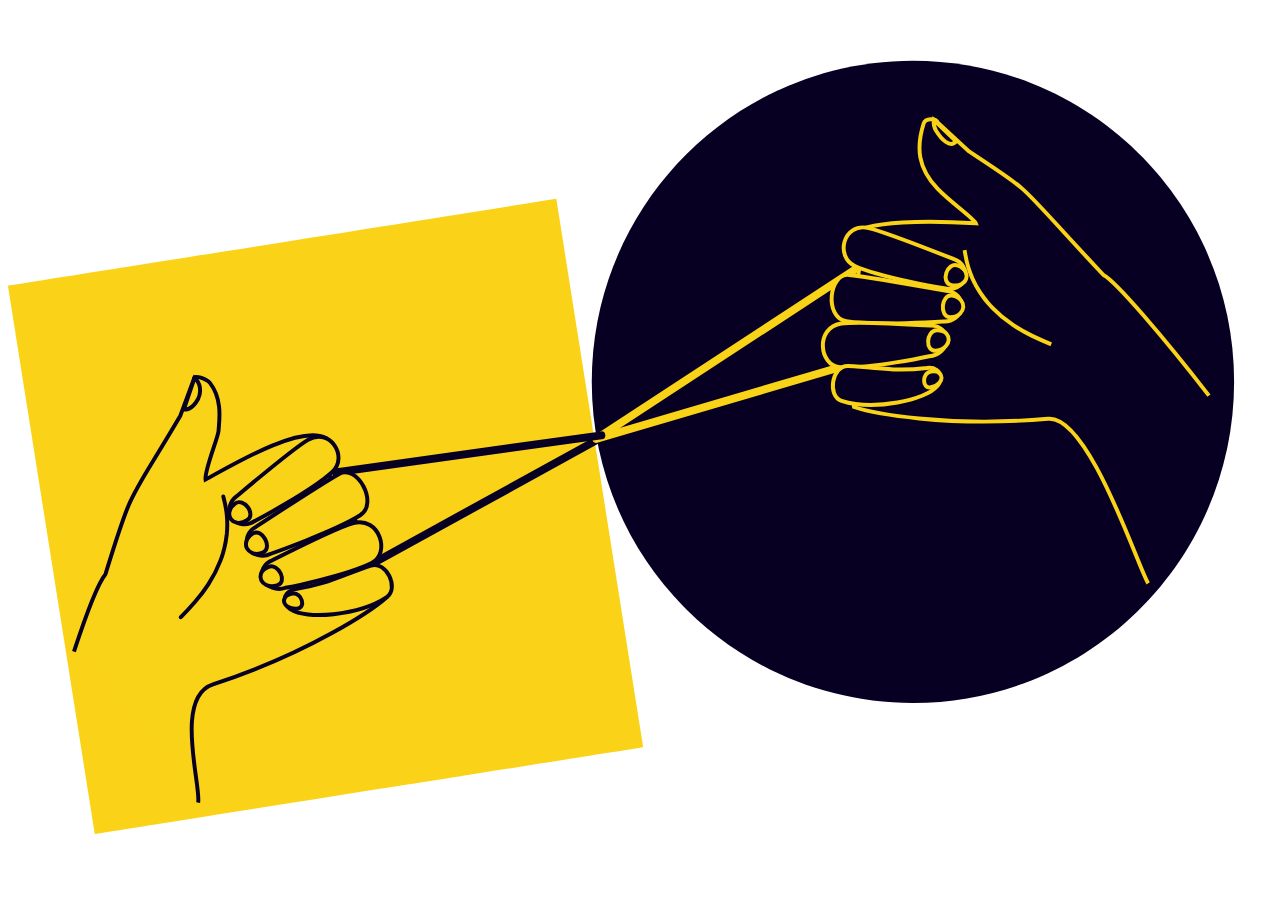
<file: assets/proximidade/data.html>
<html xmlns="http://www.w3.org/1999/xhtml">
<meta charset="UTF-8">
<head>
    <style>
        body{
            background-color:#fff;
            margin: 0px;
            height: 100%;
            overflow: hidden;
        }
        #lottie{
            background-color:#fff;
            width:100%;
            height:100%;
            display:block;
            overflow: hidden;
            transform: translate3d(0,0,0);
            text-align: center;
            opacity: 1;
        }

    </style>
</head>
<body>
<!-- build:scripto --><script>(typeof navigator !== "undefined") && (function(root, factory) {
    if (typeof define === "function" && define.amd) {
        define(function() {
            return factory(root);
        });
    } else if (typeof module === "object" && module.exports) {
        module.exports = factory(root);
    } else {
        root.lottie = factory(root);
        root.bodymovin = root.lottie;
    }
}((window || {}), function(window) {
	"use strict";var svgNS="http://www.w3.org/2000/svg",locationHref="",initialDefaultFrame=-999999,subframeEnabled=!0,expressionsPlugin,isSafari=/^((?!chrome|android).)*safari/i.test(navigator.userAgent),cachedColors={},bm_rounder=Math.round,bm_rnd,bm_pow=Math.pow,bm_sqrt=Math.sqrt,bm_abs=Math.abs,bm_floor=Math.floor,bm_max=Math.max,bm_min=Math.min,blitter=10,BMMath={};function ProjectInterface(){return{}}!function(){var t,e=["abs","acos","acosh","asin","asinh","atan","atanh","atan2","ceil","cbrt","expm1","clz32","cos","cosh","exp","floor","fround","hypot","imul","log","log1p","log2","log10","max","min","pow","random","round","sign","sin","sinh","sqrt","tan","tanh","trunc","E","LN10","LN2","LOG10E","LOG2E","PI","SQRT1_2","SQRT2"],r=e.length;for(t=0;t<r;t+=1)BMMath[e[t]]=Math[e[t]]}(),BMMath.random=Math.random,BMMath.abs=function(t){if("object"===typeof t&&t.length){var e,r=createSizedArray(t.length),i=t.length;for(e=0;e<i;e+=1)r[e]=Math.abs(t[e]);return r}return Math.abs(t)};var defaultCurveSegments=150,degToRads=Math.PI/180,roundCorner=.5519;function roundValues(t){bm_rnd=t?Math.round:function(t){return t}}function styleDiv(t){t.style.position="absolute",t.style.top=0,t.style.left=0,t.style.display="block",t.style.transformOrigin=t.style.webkitTransformOrigin="0 0",t.style.backfaceVisibility=t.style.webkitBackfaceVisibility="visible",t.style.transformStyle=t.style.webkitTransformStyle=t.style.mozTransformStyle="preserve-3d"}function BMEnterFrameEvent(t,e,r,i){this.type=t,this.currentTime=e,this.totalTime=r,this.direction=i<0?-1:1}function BMCompleteEvent(t,e){this.type=t,this.direction=e<0?-1:1}function BMCompleteLoopEvent(t,e,r,i){this.type=t,this.currentLoop=r,this.totalLoops=e,this.direction=i<0?-1:1}function BMSegmentStartEvent(t,e,r){this.type=t,this.firstFrame=e,this.totalFrames=r}function BMDestroyEvent(t,e){this.type=t,this.target=e}function BMRenderFrameErrorEvent(t,e){this.type="renderFrameError",this.nativeError=t,this.currentTime=e}function BMConfigErrorEvent(t){this.type="configError",this.nativeError=t}function BMAnimationConfigErrorEvent(t,e){this.type=t,this.nativeError=e,this.currentTime=currentTime}roundValues(!1);var createElementID=(G=0,function(){return"__lottie_element_"+ ++G}),G;function HSVtoRGB(t,e,r){var i,s,a,n,o,h,l,p;switch(h=r*(1-e),l=r*(1-(o=6*t-(n=Math.floor(6*t)))*e),p=r*(1-(1-o)*e),n%6){case 0:i=r,s=p,a=h;break;case 1:i=l,s=r,a=h;break;case 2:i=h,s=r,a=p;break;case 3:i=h,s=l,a=r;break;case 4:i=p,s=h,a=r;break;case 5:i=r,s=h,a=l}return[i,s,a]}function RGBtoHSV(t,e,r){var i,s=Math.max(t,e,r),a=Math.min(t,e,r),n=s-a,o=0===s?0:n/s,h=s/255;switch(s){case a:i=0;break;case t:i=e-r+n*(e<r?6:0),i/=6*n;break;case e:i=r-t+2*n,i/=6*n;break;case r:i=t-e+4*n,i/=6*n}return[i,o,h]}function addSaturationToRGB(t,e){var r=RGBtoHSV(255*t[0],255*t[1],255*t[2]);return r[1]+=e,1<r[1]?r[1]=1:r[1]<=0&&(r[1]=0),HSVtoRGB(r[0],r[1],r[2])}function addBrightnessToRGB(t,e){var r=RGBtoHSV(255*t[0],255*t[1],255*t[2]);return r[2]+=e,1<r[2]?r[2]=1:r[2]<0&&(r[2]=0),HSVtoRGB(r[0],r[1],r[2])}function addHueToRGB(t,e){var r=RGBtoHSV(255*t[0],255*t[1],255*t[2]);return r[0]+=e/360,1<r[0]?r[0]-=1:r[0]<0&&(r[0]+=1),HSVtoRGB(r[0],r[1],r[2])}var rgbToHex=function(){var t,e,i=[];for(t=0;t<256;t+=1)e=t.toString(16),i[t]=1==e.length?"0"+e:e;return function(t,e,r){return t<0&&(t=0),e<0&&(e=0),r<0&&(r=0),"#"+i[t]+i[e]+i[r]}}();function BaseEvent(){}BaseEvent.prototype={triggerEvent:function(t,e){if(this._cbs[t])for(var r=this._cbs[t].length,i=0;i<r;i++)this._cbs[t][i](e)},addEventListener:function(t,e){return this._cbs[t]||(this._cbs[t]=[]),this._cbs[t].push(e),function(){this.removeEventListener(t,e)}.bind(this)},removeEventListener:function(t,e){if(e){if(this._cbs[t]){for(var r=0,i=this._cbs[t].length;r<i;)this._cbs[t][r]===e&&(this._cbs[t].splice(r,1),r-=1,i-=1),r+=1;this._cbs[t].length||(this._cbs[t]=null)}}else this._cbs[t]=null}};var createTypedArray="function"==typeof Uint8ClampedArray&&"function"==typeof Float32Array?function(t,e){return"float32"===t?new Float32Array(e):"int16"===t?new Int16Array(e):"uint8c"===t?new Uint8ClampedArray(e):void 0}:function(t,e){var r,i=0,s=[];switch(t){case"int16":case"uint8c":r=1;break;default:r=1.1}for(i=0;i<e;i+=1)s.push(r);return s};function createSizedArray(t){return Array.apply(null,{length:t})}function createNS(t){return document.createElementNS(svgNS,t)}function createTag(t){return document.createElement(t)}function DynamicPropertyContainer(){}DynamicPropertyContainer.prototype={addDynamicProperty:function(t){-1===this.dynamicProperties.indexOf(t)&&(this.dynamicProperties.push(t),this.container.addDynamicProperty(this),this._isAnimated=!0)},iterateDynamicProperties:function(){this._mdf=!1;var t,e=this.dynamicProperties.length;for(t=0;t<e;t+=1)this.dynamicProperties[t].getValue(),this.dynamicProperties[t]._mdf&&(this._mdf=!0)},initDynamicPropertyContainer:function(t){this.container=t,this.dynamicProperties=[],this._mdf=!1,this._isAnimated=!1}};var getBlendMode=(Pa={0:"source-over",1:"multiply",2:"screen",3:"overlay",4:"darken",5:"lighten",6:"color-dodge",7:"color-burn",8:"hard-light",9:"soft-light",10:"difference",11:"exclusion",12:"hue",13:"saturation",14:"color",15:"luminosity"},function(t){return Pa[t]||""}),Pa,Matrix=function(){var s=Math.cos,a=Math.sin,n=Math.tan,i=Math.round;function t(){return this.props[0]=1,this.props[1]=0,this.props[2]=0,this.props[3]=0,this.props[4]=0,this.props[5]=1,this.props[6]=0,this.props[7]=0,this.props[8]=0,this.props[9]=0,this.props[10]=1,this.props[11]=0,this.props[12]=0,this.props[13]=0,this.props[14]=0,this.props[15]=1,this}function e(t){if(0===t)return this;var e=s(t),r=a(t);return this._t(e,-r,0,0,r,e,0,0,0,0,1,0,0,0,0,1)}function r(t){if(0===t)return this;var e=s(t),r=a(t);return this._t(1,0,0,0,0,e,-r,0,0,r,e,0,0,0,0,1)}function o(t){if(0===t)return this;var e=s(t),r=a(t);return this._t(e,0,r,0,0,1,0,0,-r,0,e,0,0,0,0,1)}function h(t){if(0===t)return this;var e=s(t),r=a(t);return this._t(e,-r,0,0,r,e,0,0,0,0,1,0,0,0,0,1)}function l(t,e){return this._t(1,e,t,1,0,0)}function p(t,e){return this.shear(n(t),n(e))}function m(t,e){var r=s(e),i=a(e);return this._t(r,i,0,0,-i,r,0,0,0,0,1,0,0,0,0,1)._t(1,0,0,0,n(t),1,0,0,0,0,1,0,0,0,0,1)._t(r,-i,0,0,i,r,0,0,0,0,1,0,0,0,0,1)}function f(t,e,r){return r||0===r||(r=1),1===t&&1===e&&1===r?this:this._t(t,0,0,0,0,e,0,0,0,0,r,0,0,0,0,1)}function c(t,e,r,i,s,a,n,o,h,l,p,m,f,c,d,u){return this.props[0]=t,this.props[1]=e,this.props[2]=r,this.props[3]=i,this.props[4]=s,this.props[5]=a,this.props[6]=n,this.props[7]=o,this.props[8]=h,this.props[9]=l,this.props[10]=p,this.props[11]=m,this.props[12]=f,this.props[13]=c,this.props[14]=d,this.props[15]=u,this}function d(t,e,r){return r=r||0,0!==t||0!==e||0!==r?this._t(1,0,0,0,0,1,0,0,0,0,1,0,t,e,r,1):this}function u(t,e,r,i,s,a,n,o,h,l,p,m,f,c,d,u){var y=this.props;if(1===t&&0===e&&0===r&&0===i&&0===s&&1===a&&0===n&&0===o&&0===h&&0===l&&1===p&&0===m)return y[12]=y[12]*t+y[15]*f,y[13]=y[13]*a+y[15]*c,y[14]=y[14]*p+y[15]*d,y[15]=y[15]*u,this._identityCalculated=!1,this;var g=y[0],v=y[1],b=y[2],E=y[3],x=y[4],S=y[5],P=y[6],_=y[7],A=y[8],C=y[9],T=y[10],k=y[11],M=y[12],D=y[13],w=y[14],F=y[15];return y[0]=g*t+v*s+b*h+E*f,y[1]=g*e+v*a+b*l+E*c,y[2]=g*r+v*n+b*p+E*d,y[3]=g*i+v*o+b*m+E*u,y[4]=x*t+S*s+P*h+_*f,y[5]=x*e+S*a+P*l+_*c,y[6]=x*r+S*n+P*p+_*d,y[7]=x*i+S*o+P*m+_*u,y[8]=A*t+C*s+T*h+k*f,y[9]=A*e+C*a+T*l+k*c,y[10]=A*r+C*n+T*p+k*d,y[11]=A*i+C*o+T*m+k*u,y[12]=M*t+D*s+w*h+F*f,y[13]=M*e+D*a+w*l+F*c,y[14]=M*r+D*n+w*p+F*d,y[15]=M*i+D*o+w*m+F*u,this._identityCalculated=!1,this}function y(){return this._identityCalculated||(this._identity=!(1!==this.props[0]||0!==this.props[1]||0!==this.props[2]||0!==this.props[3]||0!==this.props[4]||1!==this.props[5]||0!==this.props[6]||0!==this.props[7]||0!==this.props[8]||0!==this.props[9]||1!==this.props[10]||0!==this.props[11]||0!==this.props[12]||0!==this.props[13]||0!==this.props[14]||1!==this.props[15]),this._identityCalculated=!0),this._identity}function g(t){for(var e=0;e<16;){if(t.props[e]!==this.props[e])return!1;e+=1}return!0}function v(t){var e;for(e=0;e<16;e+=1)t.props[e]=this.props[e]}function b(t){var e;for(e=0;e<16;e+=1)this.props[e]=t[e]}function E(t,e,r){return{x:t*this.props[0]+e*this.props[4]+r*this.props[8]+this.props[12],y:t*this.props[1]+e*this.props[5]+r*this.props[9]+this.props[13],z:t*this.props[2]+e*this.props[6]+r*this.props[10]+this.props[14]}}function x(t,e,r){return t*this.props[0]+e*this.props[4]+r*this.props[8]+this.props[12]}function S(t,e,r){return t*this.props[1]+e*this.props[5]+r*this.props[9]+this.props[13]}function P(t,e,r){return t*this.props[2]+e*this.props[6]+r*this.props[10]+this.props[14]}function _(){var t=this.props[0]*this.props[5]-this.props[1]*this.props[4],e=this.props[5]/t,r=-this.props[1]/t,i=-this.props[4]/t,s=this.props[0]/t,a=(this.props[4]*this.props[13]-this.props[5]*this.props[12])/t,n=-(this.props[0]*this.props[13]-this.props[1]*this.props[12])/t,o=new Matrix;return o.props[0]=e,o.props[1]=r,o.props[4]=i,o.props[5]=s,o.props[12]=a,o.props[13]=n,o}function A(t){return this.getInverseMatrix().applyToPointArray(t[0],t[1],t[2]||0)}function C(t){var e,r=t.length,i=[];for(e=0;e<r;e+=1)i[e]=A(t[e]);return i}function T(t,e,r){var i=createTypedArray("float32",6);if(this.isIdentity())i[0]=t[0],i[1]=t[1],i[2]=e[0],i[3]=e[1],i[4]=r[0],i[5]=r[1];else{var s=this.props[0],a=this.props[1],n=this.props[4],o=this.props[5],h=this.props[12],l=this.props[13];i[0]=t[0]*s+t[1]*n+h,i[1]=t[0]*a+t[1]*o+l,i[2]=e[0]*s+e[1]*n+h,i[3]=e[0]*a+e[1]*o+l,i[4]=r[0]*s+r[1]*n+h,i[5]=r[0]*a+r[1]*o+l}return i}function k(t,e,r){return this.isIdentity()?[t,e,r]:[t*this.props[0]+e*this.props[4]+r*this.props[8]+this.props[12],t*this.props[1]+e*this.props[5]+r*this.props[9]+this.props[13],t*this.props[2]+e*this.props[6]+r*this.props[10]+this.props[14]]}function M(t,e){if(this.isIdentity())return t+","+e;var r=this.props;return Math.round(100*(t*r[0]+e*r[4]+r[12]))/100+","+Math.round(100*(t*r[1]+e*r[5]+r[13]))/100}function D(){for(var t=0,e=this.props,r="matrix3d(";t<16;)r+=i(1e4*e[t])/1e4,r+=15===t?")":",",t+=1;return r}function w(t){return t<1e-6&&0<t||-1e-6<t&&t<0?i(1e4*t)/1e4:t}function F(){var t=this.props;return"matrix("+w(t[0])+","+w(t[1])+","+w(t[4])+","+w(t[5])+","+w(t[12])+","+w(t[13])+")"}return function(){this.reset=t,this.rotate=e,this.rotateX=r,this.rotateY=o,this.rotateZ=h,this.skew=p,this.skewFromAxis=m,this.shear=l,this.scale=f,this.setTransform=c,this.translate=d,this.transform=u,this.applyToPoint=E,this.applyToX=x,this.applyToY=S,this.applyToZ=P,this.applyToPointArray=k,this.applyToTriplePoints=T,this.applyToPointStringified=M,this.toCSS=D,this.to2dCSS=F,this.clone=v,this.cloneFromProps=b,this.equals=g,this.inversePoints=C,this.inversePoint=A,this.getInverseMatrix=_,this._t=this.transform,this.isIdentity=y,this._identity=!0,this._identityCalculated=!1,this.props=createTypedArray("float32",16),this.reset()}}();!function(o,h){var l,p=this,m=256,f=6,c="random",d=h.pow(m,f),u=h.pow(2,52),y=2*u,g=m-1;function v(t){var e,r=t.length,n=this,i=0,s=n.i=n.j=0,a=n.S=[];for(r||(t=[r++]);i<m;)a[i]=i++;for(i=0;i<m;i++)a[i]=a[s=g&s+t[i%r]+(e=a[i])],a[s]=e;n.g=function(t){for(var e,r=0,i=n.i,s=n.j,a=n.S;t--;)e=a[i=g&i+1],r=r*m+a[g&(a[i]=a[s=g&s+e])+(a[s]=e)];return n.i=i,n.j=s,r}}function b(t,e){return e.i=t.i,e.j=t.j,e.S=t.S.slice(),e}function E(t,e){for(var r,i=t+"",s=0;s<i.length;)e[g&s]=g&(r^=19*e[g&s])+i.charCodeAt(s++);return x(e)}function x(t){return String.fromCharCode.apply(0,t)}h["seed"+c]=function(t,e,r){var i=[],s=E(function t(e,r){var i,s=[],a=typeof e;if(r&&"object"==a)for(i in e)try{s.push(t(e[i],r-1))}catch(t){}return s.length?s:"string"==a?e:e+"\0"}((e=!0===e?{entropy:!0}:e||{}).entropy?[t,x(o)]:null===t?function(){try{if(l)return x(l.randomBytes(m));var t=new Uint8Array(m);return(p.crypto||p.msCrypto).getRandomValues(t),x(t)}catch(t){var e=p.navigator,r=e&&e.plugins;return[+new Date,p,r,p.screen,x(o)]}}():t,3),i),a=new v(i),n=function(){for(var t=a.g(f),e=d,r=0;t<u;)t=(t+r)*m,e*=m,r=a.g(1);for(;y<=t;)t/=2,e/=2,r>>>=1;return(t+r)/e};return n.int32=function(){return 0|a.g(4)},n.quick=function(){return a.g(4)/4294967296},n.double=n,E(x(a.S),o),(e.pass||r||function(t,e,r,i){return i&&(i.S&&b(i,a),t.state=function(){return b(a,{})}),r?(h[c]=t,e):t})(n,s,"global"in e?e.global:this==h,e.state)},E(h.random(),o)}([],BMMath);var BezierFactory=function(){var t={getBezierEasing:function(t,e,r,i,s){var a=s||("bez_"+t+"_"+e+"_"+r+"_"+i).replace(/\./g,"p");if(o[a])return o[a];var n=new h([t,e,r,i]);return o[a]=n}},o={};var l=11,p=1/(l-1),e="function"==typeof Float32Array;function i(t,e){return 1-3*e+3*t}function s(t,e){return 3*e-6*t}function a(t){return 3*t}function m(t,e,r){return((i(e,r)*t+s(e,r))*t+a(e))*t}function f(t,e,r){return 3*i(e,r)*t*t+2*s(e,r)*t+a(e)}function h(t){this._p=t,this._mSampleValues=e?new Float32Array(l):new Array(l),this._precomputed=!1,this.get=this.get.bind(this)}return h.prototype={get:function(t){var e=this._p[0],r=this._p[1],i=this._p[2],s=this._p[3];return this._precomputed||this._precompute(),e===r&&i===s?t:0===t?0:1===t?1:m(this._getTForX(t),r,s)},_precompute:function(){var t=this._p[0],e=this._p[1],r=this._p[2],i=this._p[3];this._precomputed=!0,t===e&&r===i||this._calcSampleValues()},_calcSampleValues:function(){for(var t=this._p[0],e=this._p[2],r=0;r<l;++r)this._mSampleValues[r]=m(r*p,t,e)},_getTForX:function(t){for(var e=this._p[0],r=this._p[2],i=this._mSampleValues,s=0,a=1,n=l-1;a!==n&&i[a]<=t;++a)s+=p;var o=s+(t-i[--a])/(i[a+1]-i[a])*p,h=f(o,e,r);return.001<=h?function(t,e,r,i){for(var s=0;s<4;++s){var a=f(e,r,i);if(0===a)return e;e-=(m(e,r,i)-t)/a}return e}(t,o,e,r):0===h?o:function(t,e,r,i,s){for(var a,n,o=0;0<(a=m(n=e+(r-e)/2,i,s)-t)?r=n:e=n,1e-7<Math.abs(a)&&++o<10;);return n}(t,s,s+p,e,r)}},t}();function extendPrototype(t,e){var r,i,s=t.length;for(r=0;r<s;r+=1)for(var a in i=t[r].prototype)i.hasOwnProperty(a)&&(e.prototype[a]=i[a])}function getDescriptor(t,e){return Object.getOwnPropertyDescriptor(t,e)}function createProxyFunction(t){function e(){}return e.prototype=t,e}function bezFunction(){Math;function y(t,e,r,i,s,a){var n=t*i+e*s+r*a-s*i-a*t-r*e;return-.001<n&&n<.001}var p=function(t,e,r,i){var s,a,n,o,h,l,p=defaultCurveSegments,m=0,f=[],c=[],d=bezier_length_pool.newElement();for(n=r.length,s=0;s<p;s+=1){for(h=s/(p-1),a=l=0;a<n;a+=1)o=bm_pow(1-h,3)*t[a]+3*bm_pow(1-h,2)*h*r[a]+3*(1-h)*bm_pow(h,2)*i[a]+bm_pow(h,3)*e[a],f[a]=o,null!==c[a]&&(l+=bm_pow(f[a]-c[a],2)),c[a]=f[a];l&&(m+=l=bm_sqrt(l)),d.percents[s]=h,d.lengths[s]=m}return d.addedLength=m,d};function g(t){this.segmentLength=0,this.points=new Array(t)}function v(t,e){this.partialLength=t,this.point=e}var b,t=(b={},function(t,e,r,i){var s=(t[0]+"_"+t[1]+"_"+e[0]+"_"+e[1]+"_"+r[0]+"_"+r[1]+"_"+i[0]+"_"+i[1]).replace(/\./g,"p");if(!b[s]){var a,n,o,h,l,p,m,f=defaultCurveSegments,c=0,d=null;2===t.length&&(t[0]!=e[0]||t[1]!=e[1])&&y(t[0],t[1],e[0],e[1],t[0]+r[0],t[1]+r[1])&&y(t[0],t[1],e[0],e[1],e[0]+i[0],e[1]+i[1])&&(f=2);var u=new g(f);for(o=r.length,a=0;a<f;a+=1){for(m=createSizedArray(o),l=a/(f-1),n=p=0;n<o;n+=1)h=bm_pow(1-l,3)*t[n]+3*bm_pow(1-l,2)*l*(t[n]+r[n])+3*(1-l)*bm_pow(l,2)*(e[n]+i[n])+bm_pow(l,3)*e[n],m[n]=h,null!==d&&(p+=bm_pow(m[n]-d[n],2));c+=p=bm_sqrt(p),u.points[a]=new v(p,m),d=m}u.segmentLength=c,b[s]=u}return b[s]});function M(t,e){var r=e.percents,i=e.lengths,s=r.length,a=bm_floor((s-1)*t),n=t*e.addedLength,o=0;if(a===s-1||0===a||n===i[a])return r[a];for(var h=i[a]>n?-1:1,l=!0;l;)if(i[a]<=n&&i[a+1]>n?(o=(n-i[a])/(i[a+1]-i[a]),l=!1):a+=h,a<0||s-1<=a){if(a===s-1)return r[a];l=!1}return r[a]+(r[a+1]-r[a])*o}var D=createTypedArray("float32",8);return{getSegmentsLength:function(t){var e,r=segments_length_pool.newElement(),i=t.c,s=t.v,a=t.o,n=t.i,o=t._length,h=r.lengths,l=0;for(e=0;e<o-1;e+=1)h[e]=p(s[e],s[e+1],a[e],n[e+1]),l+=h[e].addedLength;return i&&o&&(h[e]=p(s[e],s[0],a[e],n[0]),l+=h[e].addedLength),r.totalLength=l,r},getNewSegment:function(t,e,r,i,s,a,n){var o,h=M(s=s<0?0:1<s?1:s,n),l=M(a=1<a?1:a,n),p=t.length,m=1-h,f=1-l,c=m*m*m,d=h*m*m*3,u=h*h*m*3,y=h*h*h,g=m*m*f,v=h*m*f+m*h*f+m*m*l,b=h*h*f+m*h*l+h*m*l,E=h*h*l,x=m*f*f,S=h*f*f+m*l*f+m*f*l,P=h*l*f+m*l*l+h*f*l,_=h*l*l,A=f*f*f,C=l*f*f+f*l*f+f*f*l,T=l*l*f+f*l*l+l*f*l,k=l*l*l;for(o=0;o<p;o+=1)D[4*o]=Math.round(1e3*(c*t[o]+d*r[o]+u*i[o]+y*e[o]))/1e3,D[4*o+1]=Math.round(1e3*(g*t[o]+v*r[o]+b*i[o]+E*e[o]))/1e3,D[4*o+2]=Math.round(1e3*(x*t[o]+S*r[o]+P*i[o]+_*e[o]))/1e3,D[4*o+3]=Math.round(1e3*(A*t[o]+C*r[o]+T*i[o]+k*e[o]))/1e3;return D},getPointInSegment:function(t,e,r,i,s,a){var n=M(s,a),o=1-n;return[Math.round(1e3*(o*o*o*t[0]+(n*o*o+o*n*o+o*o*n)*r[0]+(n*n*o+o*n*n+n*o*n)*i[0]+n*n*n*e[0]))/1e3,Math.round(1e3*(o*o*o*t[1]+(n*o*o+o*n*o+o*o*n)*r[1]+(n*n*o+o*n*n+n*o*n)*i[1]+n*n*n*e[1]))/1e3]},buildBezierData:t,pointOnLine2D:y,pointOnLine3D:function(t,e,r,i,s,a,n,o,h){if(0===r&&0===a&&0===h)return y(t,e,i,s,n,o);var l,p=Math.sqrt(Math.pow(i-t,2)+Math.pow(s-e,2)+Math.pow(a-r,2)),m=Math.sqrt(Math.pow(n-t,2)+Math.pow(o-e,2)+Math.pow(h-r,2)),f=Math.sqrt(Math.pow(n-i,2)+Math.pow(o-s,2)+Math.pow(h-a,2));return-1e-4<(l=m<p?f<p?p-m-f:f-m-p:m<f?f-m-p:m-p-f)&&l<1e-4}}}!function(){for(var a=0,t=["ms","moz","webkit","o"],e=0;e<t.length&&!window.requestAnimationFrame;++e)window.requestAnimationFrame=window[t[e]+"RequestAnimationFrame"],window.cancelAnimationFrame=window[t[e]+"CancelAnimationFrame"]||window[t[e]+"CancelRequestAnimationFrame"];window.requestAnimationFrame||(window.requestAnimationFrame=function(t,e){var r=(new Date).getTime(),i=Math.max(0,16-(r-a)),s=setTimeout(function(){t(r+i)},i);return a=r+i,s}),window.cancelAnimationFrame||(window.cancelAnimationFrame=function(t){clearTimeout(t)})}();var bez=bezFunction();function dataFunctionManager(){function m(t,e,r){var i,s,a,n,o,h,l=t.length;for(s=0;s<l;s+=1)if("ks"in(i=t[s])&&!i.completed){if(i.completed=!0,i.tt&&(t[s-1].td=i.tt),[],-1,i.hasMask){var p=i.masksProperties;for(n=p.length,a=0;a<n;a+=1)if(p[a].pt.k.i)d(p[a].pt.k);else for(h=p[a].pt.k.length,o=0;o<h;o+=1)p[a].pt.k[o].s&&d(p[a].pt.k[o].s[0]),p[a].pt.k[o].e&&d(p[a].pt.k[o].e[0])}0===i.ty?(i.layers=f(i.refId,e),m(i.layers,e,r)):4===i.ty?c(i.shapes):5==i.ty&&u(i,r)}}function f(t,e){for(var r=0,i=e.length;r<i;){if(e[r].id===t)return e[r].layers.__used?JSON.parse(JSON.stringify(e[r].layers)):(e[r].layers.__used=!0,e[r].layers);r+=1}}function c(t){var e,r,i;for(e=t.length-1;0<=e;e-=1)if("sh"==t[e].ty){if(t[e].ks.k.i)d(t[e].ks.k);else for(i=t[e].ks.k.length,r=0;r<i;r+=1)t[e].ks.k[r].s&&d(t[e].ks.k[r].s[0]),t[e].ks.k[r].e&&d(t[e].ks.k[r].e[0]);!0}else"gr"==t[e].ty&&c(t[e].it)}function d(t){var e,r=t.i.length;for(e=0;e<r;e+=1)t.i[e][0]+=t.v[e][0],t.i[e][1]+=t.v[e][1],t.o[e][0]+=t.v[e][0],t.o[e][1]+=t.v[e][1]}function o(t,e){var r=e?e.split("."):[100,100,100];return t[0]>r[0]||!(r[0]>t[0])&&(t[1]>r[1]||!(r[1]>t[1])&&(t[2]>r[2]||!(r[2]>t[2])&&void 0))}var h,r=function(){var i=[4,4,14];function s(t){var e,r,i,s=t.length;for(e=0;e<s;e+=1)5===t[e].ty&&(r=t[e],void 0,i=r.t.d,r.t.d={k:[{s:i,t:0}]})}return function(t){if(o(i,t.v)&&(s(t.layers),t.assets)){var e,r=t.assets.length;for(e=0;e<r;e+=1)t.assets[e].layers&&s(t.assets[e].layers)}}}(),i=(h=[4,7,99],function(t){if(t.chars&&!o(h,t.v)){var e,r,i,s,a,n=t.chars.length;for(e=0;e<n;e+=1)if(t.chars[e].data&&t.chars[e].data.shapes)for(i=(a=t.chars[e].data.shapes[0].it).length,r=0;r<i;r+=1)(s=a[r].ks.k).__converted||(d(a[r].ks.k),s.__converted=!0)}}),s=function(){var i=[4,1,9];function a(t){var e,r,i,s=t.length;for(e=0;e<s;e+=1)if("gr"===t[e].ty)a(t[e].it);else if("fl"===t[e].ty||"st"===t[e].ty)if(t[e].c.k&&t[e].c.k[0].i)for(i=t[e].c.k.length,r=0;r<i;r+=1)t[e].c.k[r].s&&(t[e].c.k[r].s[0]/=255,t[e].c.k[r].s[1]/=255,t[e].c.k[r].s[2]/=255,t[e].c.k[r].s[3]/=255),t[e].c.k[r].e&&(t[e].c.k[r].e[0]/=255,t[e].c.k[r].e[1]/=255,t[e].c.k[r].e[2]/=255,t[e].c.k[r].e[3]/=255);else t[e].c.k[0]/=255,t[e].c.k[1]/=255,t[e].c.k[2]/=255,t[e].c.k[3]/=255}function s(t){var e,r=t.length;for(e=0;e<r;e+=1)4===t[e].ty&&a(t[e].shapes)}return function(t){if(o(i,t.v)&&(s(t.layers),t.assets)){var e,r=t.assets.length;for(e=0;e<r;e+=1)t.assets[e].layers&&s(t.assets[e].layers)}}}(),a=function(){var i=[4,4,18];function l(t){var e,r,i;for(e=t.length-1;0<=e;e-=1)if("sh"==t[e].ty){if(t[e].ks.k.i)t[e].ks.k.c=t[e].closed;else for(i=t[e].ks.k.length,r=0;r<i;r+=1)t[e].ks.k[r].s&&(t[e].ks.k[r].s[0].c=t[e].closed),t[e].ks.k[r].e&&(t[e].ks.k[r].e[0].c=t[e].closed);!0}else"gr"==t[e].ty&&l(t[e].it)}function s(t){var e,r,i,s,a,n,o=t.length;for(r=0;r<o;r+=1){if((e=t[r]).hasMask){var h=e.masksProperties;for(s=h.length,i=0;i<s;i+=1)if(h[i].pt.k.i)h[i].pt.k.c=h[i].cl;else for(n=h[i].pt.k.length,a=0;a<n;a+=1)h[i].pt.k[a].s&&(h[i].pt.k[a].s[0].c=h[i].cl),h[i].pt.k[a].e&&(h[i].pt.k[a].e[0].c=h[i].cl)}4===e.ty&&l(e.shapes)}}return function(t){if(o(i,t.v)&&(s(t.layers),t.assets)){var e,r=t.assets.length;for(e=0;e<r;e+=1)t.assets[e].layers&&s(t.assets[e].layers)}}}();function u(t,e){0!==t.t.a.length||"m"in t.t.p||(t.singleShape=!0)}var t={completeData:function(t,e){t.__complete||(s(t),r(t),i(t),a(t),m(t.layers,t.assets,e),t.__complete=!0)}};return t.checkColors=s,t.checkChars=i,t.checkShapes=a,t.completeLayers=m,t}var dataManager=dataFunctionManager(),FontManager=function(){var a={w:0,size:0,shapes:[]},t=[];function u(t,e){var r=createTag("span");r.style.fontFamily=e;var i=createTag("span");i.innerHTML="giItT1WQy@!-/#",r.style.position="absolute",r.style.left="-10000px",r.style.top="-10000px",r.style.fontSize="300px",r.style.fontVariant="normal",r.style.fontStyle="normal",r.style.fontWeight="normal",r.style.letterSpacing="0",r.appendChild(i),document.body.appendChild(r);var s=i.offsetWidth;return i.style.fontFamily=t+", "+e,{node:i,w:s,parent:r}}t=t.concat([2304,2305,2306,2307,2362,2363,2364,2364,2366,2367,2368,2369,2370,2371,2372,2373,2374,2375,2376,2377,2378,2379,2380,2381,2382,2383,2387,2388,2389,2390,2391,2402,2403]);var e=function(){this.fonts=[],this.chars=null,this.typekitLoaded=0,this.isLoaded=!1,this.initTime=Date.now()};return e.getCombinedCharacterCodes=function(){return t},e.prototype.addChars=function(t){if(t){this.chars||(this.chars=[]);var e,r,i,s=t.length,a=this.chars.length;for(e=0;e<s;e+=1){for(r=0,i=!1;r<a;)this.chars[r].style===t[e].style&&this.chars[r].fFamily===t[e].fFamily&&this.chars[r].ch===t[e].ch&&(i=!0),r+=1;i||(this.chars.push(t[e]),a+=1)}}},e.prototype.addFonts=function(t,e){if(t){if(this.chars)return this.isLoaded=!0,void(this.fonts=t.list);var r,i,s,a,n=t.list,o=n.length,h=o;for(r=0;r<o;r+=1){var l,p,m=!0;if(n[r].loaded=!1,n[r].monoCase=u(n[r].fFamily,"monospace"),n[r].sansCase=u(n[r].fFamily,"sans-serif"),n[r].fPath){if("p"===n[r].fOrigin||3===n[r].origin){if(0<(l=document.querySelectorAll('style[f-forigin="p"][f-family="'+n[r].fFamily+'"], style[f-origin="3"][f-family="'+n[r].fFamily+'"]')).length&&(m=!1),m){var f=createTag("style");f.setAttribute("f-forigin",n[r].fOrigin),f.setAttribute("f-origin",n[r].origin),f.setAttribute("f-family",n[r].fFamily),f.type="text/css",f.innerHTML="@font-face {font-family: "+n[r].fFamily+"; font-style: normal; src: url('"+n[r].fPath+"');}",e.appendChild(f)}}else if("g"===n[r].fOrigin||1===n[r].origin){for(l=document.querySelectorAll('link[f-forigin="g"], link[f-origin="1"]'),p=0;p<l.length;p++)-1!==l[p].href.indexOf(n[r].fPath)&&(m=!1);if(m){var c=createTag("link");c.setAttribute("f-forigin",n[r].fOrigin),c.setAttribute("f-origin",n[r].origin),c.type="text/css",c.rel="stylesheet",c.href=n[r].fPath,document.body.appendChild(c)}}else if("t"===n[r].fOrigin||2===n[r].origin){for(l=document.querySelectorAll('script[f-forigin="t"], script[f-origin="2"]'),p=0;p<l.length;p++)n[r].fPath===l[p].src&&(m=!1);if(m){var d=createTag("link");d.setAttribute("f-forigin",n[r].fOrigin),d.setAttribute("f-origin",n[r].origin),d.setAttribute("rel","stylesheet"),d.setAttribute("href",n[r].fPath),e.appendChild(d)}}}else n[r].loaded=!0,h-=1;n[r].helper=(i=e,s=n[r],a=void 0,(a=createNS("text")).style.fontSize="100px",a.setAttribute("font-family",s.fFamily),a.setAttribute("font-style",s.fStyle),a.setAttribute("font-weight",s.fWeight),a.textContent="1",s.fClass?(a.style.fontFamily="inherit",a.setAttribute("class",s.fClass)):a.style.fontFamily=s.fFamily,i.appendChild(a),createTag("canvas").getContext("2d").font=s.fWeight+" "+s.fStyle+" 100px "+s.fFamily,a),n[r].cache={},this.fonts.push(n[r])}0===h?this.isLoaded=!0:setTimeout(this.checkLoadedFonts.bind(this),100)}else this.isLoaded=!0},e.prototype.getCharData=function(t,e,r){for(var i=0,s=this.chars.length;i<s;){if(this.chars[i].ch===t&&this.chars[i].style===e&&this.chars[i].fFamily===r)return this.chars[i];i+=1}return("string"==typeof t&&13!==t.charCodeAt(0)||!t)&&console&&console.warn&&console.warn("Missing character from exported characters list: ",t,e,r),a},e.prototype.getFontByName=function(t){for(var e=0,r=this.fonts.length;e<r;){if(this.fonts[e].fName===t)return this.fonts[e];e+=1}return this.fonts[0]},e.prototype.measureText=function(t,e,r){var i=this.getFontByName(e),s=t.charCodeAt(0);if(!i.cache[s+1]){var a=i.helper;if(" "===t){a.textContent="|"+t+"|";var n=a.getComputedTextLength();a.textContent="||";var o=a.getComputedTextLength();i.cache[s+1]=(n-o)/100}else a.textContent=t,i.cache[s+1]=a.getComputedTextLength()/100}return i.cache[s+1]*r},e.prototype.checkLoadedFonts=function(){var t,e,r,i=this.fonts.length,s=i;for(t=0;t<i;t+=1)this.fonts[t].loaded?s-=1:"n"===this.fonts[t].fOrigin||0===this.fonts[t].origin?this.fonts[t].loaded=!0:(e=this.fonts[t].monoCase.node,r=this.fonts[t].monoCase.w,e.offsetWidth!==r?(s-=1,this.fonts[t].loaded=!0):(e=this.fonts[t].sansCase.node,r=this.fonts[t].sansCase.w,e.offsetWidth!==r&&(s-=1,this.fonts[t].loaded=!0)),this.fonts[t].loaded&&(this.fonts[t].sansCase.parent.parentNode.removeChild(this.fonts[t].sansCase.parent),this.fonts[t].monoCase.parent.parentNode.removeChild(this.fonts[t].monoCase.parent)));0!==s&&Date.now()-this.initTime<5e3?setTimeout(this.checkLoadedFonts.bind(this),20):setTimeout(function(){this.isLoaded=!0}.bind(this),0)},e.prototype.loaded=function(){return this.isLoaded},e}(),PropertyFactory=function(){var m=initialDefaultFrame,s=Math.abs;function f(t,e){var r,i=this.offsetTime;"multidimensional"===this.propType&&(r=createTypedArray("float32",this.pv.length));for(var s,a,n,o,h,l,p,m,f=e.lastIndex,c=f,d=this.keyframes.length-1,u=!0;u;){if(s=this.keyframes[c],a=this.keyframes[c+1],c===d-1&&t>=a.t-i){s.h&&(s=a),f=0;break}if(a.t-i>t){f=c;break}c<d-1?c+=1:(f=0,u=!1)}var y,g,v,b,E,x,S,P,_,A,C=a.t-i,T=s.t-i;if(s.to){s.bezierData||(s.bezierData=bez.buildBezierData(s.s,a.s||s.e,s.to,s.ti));var k=s.bezierData;if(C<=t||t<T){var M=C<=t?k.points.length-1:0;for(o=k.points[M].point.length,n=0;n<o;n+=1)r[n]=k.points[M].point[n]}else{s.__fnct?m=s.__fnct:(m=BezierFactory.getBezierEasing(s.o.x,s.o.y,s.i.x,s.i.y,s.n).get,s.__fnct=m),h=m((t-T)/(C-T));var D,w=k.segmentLength*h,F=e.lastFrame<t&&e._lastKeyframeIndex===c?e._lastAddedLength:0;for(p=e.lastFrame<t&&e._lastKeyframeIndex===c?e._lastPoint:0,u=!0,l=k.points.length;u;){if(F+=k.points[p].partialLength,0===w||0===h||p===k.points.length-1){for(o=k.points[p].point.length,n=0;n<o;n+=1)r[n]=k.points[p].point[n];break}if(F<=w&&w<F+k.points[p+1].partialLength){for(D=(w-F)/k.points[p+1].partialLength,o=k.points[p].point.length,n=0;n<o;n+=1)r[n]=k.points[p].point[n]+(k.points[p+1].point[n]-k.points[p].point[n])*D;break}p<l-1?p+=1:u=!1}e._lastPoint=p,e._lastAddedLength=F-k.points[p].partialLength,e._lastKeyframeIndex=c}}else{var I,V,R,B,L;if(d=s.s.length,y=a.s||s.e,this.sh&&1!==s.h)if(C<=t)r[0]=y[0],r[1]=y[1],r[2]=y[2];else if(t<=T)r[0]=s.s[0],r[1]=s.s[1],r[2]=s.s[2];else{var G=N(s.s),z=N(y);g=r,v=function(t,e,r){var i,s,a,n,o,h=[],l=t[0],p=t[1],m=t[2],f=t[3],c=e[0],d=e[1],u=e[2],y=e[3];(s=l*c+p*d+m*u+f*y)<0&&(s=-s,c=-c,d=-d,u=-u,y=-y);o=1e-6<1-s?(i=Math.acos(s),a=Math.sin(i),n=Math.sin((1-r)*i)/a,Math.sin(r*i)/a):(n=1-r,r);return h[0]=n*l+o*c,h[1]=n*p+o*d,h[2]=n*m+o*u,h[3]=n*f+o*y,h}(G,z,(t-T)/(C-T)),b=v[0],E=v[1],x=v[2],S=v[3],P=Math.atan2(2*E*S-2*b*x,1-2*E*E-2*x*x),_=Math.asin(2*b*E+2*x*S),A=Math.atan2(2*b*S-2*E*x,1-2*b*b-2*x*x),g[0]=P/degToRads,g[1]=_/degToRads,g[2]=A/degToRads}else for(c=0;c<d;c+=1)1!==s.h&&(h=C<=t?1:t<T?0:(s.o.x.constructor===Array?(s.__fnct||(s.__fnct=[]),s.__fnct[c]?m=s.__fnct[c]:(I=void 0===s.o.x[c]?s.o.x[0]:s.o.x[c],V=void 0===s.o.y[c]?s.o.y[0]:s.o.y[c],R=void 0===s.i.x[c]?s.i.x[0]:s.i.x[c],B=void 0===s.i.y[c]?s.i.y[0]:s.i.y[c],m=BezierFactory.getBezierEasing(I,V,R,B).get,s.__fnct[c]=m)):s.__fnct?m=s.__fnct:(I=s.o.x,V=s.o.y,R=s.i.x,B=s.i.y,m=BezierFactory.getBezierEasing(I,V,R,B).get,s.__fnct=m),m((t-T)/(C-T)))),y=a.s||s.e,L=1===s.h?s.s[c]:s.s[c]+(y[c]-s.s[c])*h,"multidimensional"===this.propType?r[c]=L:r=L}return e.lastIndex=f,r}function N(t){var e=t[0]*degToRads,r=t[1]*degToRads,i=t[2]*degToRads,s=Math.cos(e/2),a=Math.cos(r/2),n=Math.cos(i/2),o=Math.sin(e/2),h=Math.sin(r/2),l=Math.sin(i/2);return[o*h*n+s*a*l,o*a*n+s*h*l,s*h*n-o*a*l,s*a*n-o*h*l]}function c(){var t=this.comp.renderedFrame-this.offsetTime,e=this.keyframes[0].t-this.offsetTime,r=this.keyframes[this.keyframes.length-1].t-this.offsetTime;if(!(t===this._caching.lastFrame||this._caching.lastFrame!==m&&(this._caching.lastFrame>=r&&r<=t||this._caching.lastFrame<e&&t<e))){this._caching.lastFrame>=t&&(this._caching._lastKeyframeIndex=-1,this._caching.lastIndex=0);var i=this.interpolateValue(t,this._caching);this.pv=i}return this._caching.lastFrame=t,this.pv}function d(t){var e;if("unidimensional"===this.propType)e=t*this.mult,1e-5<s(this.v-e)&&(this.v=e,this._mdf=!0);else for(var r=0,i=this.v.length;r<i;)e=t[r]*this.mult,1e-5<s(this.v[r]-e)&&(this.v[r]=e,this._mdf=!0),r+=1}function u(){if(this.elem.globalData.frameId!==this.frameId&&this.effectsSequence.length)if(this.lock)this.setVValue(this.pv);else{this.lock=!0,this._mdf=this._isFirstFrame;var t,e=this.effectsSequence.length,r=this.kf?this.pv:this.data.k;for(t=0;t<e;t+=1)r=this.effectsSequence[t](r);this.setVValue(r),this._isFirstFrame=!1,this.lock=!1,this.frameId=this.elem.globalData.frameId}}function y(t){this.effectsSequence.push(t),this.container.addDynamicProperty(this)}function n(t,e,r,i){this.propType="unidimensional",this.mult=r||1,this.data=e,this.v=r?e.k*r:e.k,this.pv=e.k,this._mdf=!1,this.elem=t,this.container=i,this.comp=t.comp,this.k=!1,this.kf=!1,this.vel=0,this.effectsSequence=[],this._isFirstFrame=!0,this.getValue=u,this.setVValue=d,this.addEffect=y}function o(t,e,r,i){this.propType="multidimensional",this.mult=r||1,this.data=e,this._mdf=!1,this.elem=t,this.container=i,this.comp=t.comp,this.k=!1,this.kf=!1,this.frameId=-1;var s,a=e.k.length;this.v=createTypedArray("float32",a),this.pv=createTypedArray("float32",a);createTypedArray("float32",a);for(this.vel=createTypedArray("float32",a),s=0;s<a;s+=1)this.v[s]=e.k[s]*this.mult,this.pv[s]=e.k[s];this._isFirstFrame=!0,this.effectsSequence=[],this.getValue=u,this.setVValue=d,this.addEffect=y}function h(t,e,r,i){this.propType="unidimensional",this.keyframes=e.k,this.offsetTime=t.data.st,this.frameId=-1,this._caching={lastFrame:m,lastIndex:0,value:0,_lastKeyframeIndex:-1},this.k=!0,this.kf=!0,this.data=e,this.mult=r||1,this.elem=t,this.container=i,this.comp=t.comp,this.v=m,this.pv=m,this._isFirstFrame=!0,this.getValue=u,this.setVValue=d,this.interpolateValue=f,this.effectsSequence=[c.bind(this)],this.addEffect=y}function l(t,e,r,i){this.propType="multidimensional";var s,a,n,o,h,l=e.k.length;for(s=0;s<l-1;s+=1)e.k[s].to&&e.k[s].s&&e.k[s+1]&&e.k[s+1].s&&(a=e.k[s].s,n=e.k[s+1].s,o=e.k[s].to,h=e.k[s].ti,(2===a.length&&(a[0]!==n[0]||a[1]!==n[1])&&bez.pointOnLine2D(a[0],a[1],n[0],n[1],a[0]+o[0],a[1]+o[1])&&bez.pointOnLine2D(a[0],a[1],n[0],n[1],n[0]+h[0],n[1]+h[1])||3===a.length&&(a[0]!==n[0]||a[1]!==n[1]||a[2]!==n[2])&&bez.pointOnLine3D(a[0],a[1],a[2],n[0],n[1],n[2],a[0]+o[0],a[1]+o[1],a[2]+o[2])&&bez.pointOnLine3D(a[0],a[1],a[2],n[0],n[1],n[2],n[0]+h[0],n[1]+h[1],n[2]+h[2]))&&(e.k[s].to=null,e.k[s].ti=null),a[0]===n[0]&&a[1]===n[1]&&0===o[0]&&0===o[1]&&0===h[0]&&0===h[1]&&(2===a.length||a[2]===n[2]&&0===o[2]&&0===h[2])&&(e.k[s].to=null,e.k[s].ti=null));this.effectsSequence=[c.bind(this)],this.keyframes=e.k,this.offsetTime=t.data.st,this.k=!0,this.kf=!0,this._isFirstFrame=!0,this.mult=r||1,this.elem=t,this.container=i,this.comp=t.comp,this.getValue=u,this.setVValue=d,this.interpolateValue=f,this.frameId=-1;var p=e.k[0].s.length;for(this.v=createTypedArray("float32",p),this.pv=createTypedArray("float32",p),s=0;s<p;s+=1)this.v[s]=m,this.pv[s]=m;this._caching={lastFrame:m,lastIndex:0,value:createTypedArray("float32",p)},this.addEffect=y}return{getProp:function(t,e,r,i,s){var a;if(e.k.length)if("number"==typeof e.k[0])a=new o(t,e,i,s);else switch(r){case 0:a=new h(t,e,i,s);break;case 1:a=new l(t,e,i,s)}else a=new n(t,e,i,s);return a.effectsSequence.length&&s.addDynamicProperty(a),a}}}(),TransformPropertyFactory=function(){var n=[0,0];function i(t,e,r){if(this.elem=t,this.frameId=-1,this.propType="transform",this.data=e,this.v=new Matrix,this.pre=new Matrix,this.appliedTransformations=0,this.initDynamicPropertyContainer(r||t),e.p&&e.p.s?(this.px=PropertyFactory.getProp(t,e.p.x,0,0,this),this.py=PropertyFactory.getProp(t,e.p.y,0,0,this),e.p.z&&(this.pz=PropertyFactory.getProp(t,e.p.z,0,0,this))):this.p=PropertyFactory.getProp(t,e.p||{k:[0,0,0]},1,0,this),e.rx){if(this.rx=PropertyFactory.getProp(t,e.rx,0,degToRads,this),this.ry=PropertyFactory.getProp(t,e.ry,0,degToRads,this),this.rz=PropertyFactory.getProp(t,e.rz,0,degToRads,this),e.or.k[0].ti){var i,s=e.or.k.length;for(i=0;i<s;i+=1)e.or.k[i].to=e.or.k[i].ti=null}this.or=PropertyFactory.getProp(t,e.or,1,degToRads,this),this.or.sh=!0}else this.r=PropertyFactory.getProp(t,e.r||{k:0},0,degToRads,this);e.sk&&(this.sk=PropertyFactory.getProp(t,e.sk,0,degToRads,this),this.sa=PropertyFactory.getProp(t,e.sa,0,degToRads,this)),this.a=PropertyFactory.getProp(t,e.a||{k:[0,0,0]},1,0,this),this.s=PropertyFactory.getProp(t,e.s||{k:[100,100,100]},1,.01,this),e.o?this.o=PropertyFactory.getProp(t,e.o,0,.01,t):this.o={_mdf:!1,v:1},this._isDirty=!0,this.dynamicProperties.length||this.getValue(!0)}return i.prototype={applyToMatrix:function(t){var e=this._mdf;this.iterateDynamicProperties(),this._mdf=this._mdf||e,this.a&&t.translate(-this.a.v[0],-this.a.v[1],this.a.v[2]),this.s&&t.scale(this.s.v[0],this.s.v[1],this.s.v[2]),this.sk&&t.skewFromAxis(-this.sk.v,this.sa.v),this.r?t.rotate(-this.r.v):t.rotateZ(-this.rz.v).rotateY(this.ry.v).rotateX(this.rx.v).rotateZ(-this.or.v[2]).rotateY(this.or.v[1]).rotateX(this.or.v[0]),this.data.p.s?this.data.p.z?t.translate(this.px.v,this.py.v,-this.pz.v):t.translate(this.px.v,this.py.v,0):t.translate(this.p.v[0],this.p.v[1],-this.p.v[2])},getValue:function(t){if(this.elem.globalData.frameId!==this.frameId){if(this._isDirty&&(this.precalculateMatrix(),this._isDirty=!1),this.iterateDynamicProperties(),this._mdf||t){if(this.v.cloneFromProps(this.pre.props),this.appliedTransformations<1&&this.v.translate(-this.a.v[0],-this.a.v[1],this.a.v[2]),this.appliedTransformations<2&&this.v.scale(this.s.v[0],this.s.v[1],this.s.v[2]),this.sk&&this.appliedTransformations<3&&this.v.skewFromAxis(-this.sk.v,this.sa.v),this.r&&this.appliedTransformations<4?this.v.rotate(-this.r.v):!this.r&&this.appliedTransformations<4&&this.v.rotateZ(-this.rz.v).rotateY(this.ry.v).rotateX(this.rx.v).rotateZ(-this.or.v[2]).rotateY(this.or.v[1]).rotateX(this.or.v[0]),this.autoOriented){var e,r,i=this.elem.globalData.frameRate;if(this.p&&this.p.keyframes&&this.p.getValueAtTime)r=this.p._caching.lastFrame+this.p.offsetTime<=this.p.keyframes[0].t?(e=this.p.getValueAtTime((this.p.keyframes[0].t+.01)/i,0),this.p.getValueAtTime(this.p.keyframes[0].t/i,0)):this.p._caching.lastFrame+this.p.offsetTime>=this.p.keyframes[this.p.keyframes.length-1].t?(e=this.p.getValueAtTime(this.p.keyframes[this.p.keyframes.length-1].t/i,0),this.p.getValueAtTime((this.p.keyframes[this.p.keyframes.length-1].t-.05)/i,0)):(e=this.p.pv,this.p.getValueAtTime((this.p._caching.lastFrame+this.p.offsetTime-.01)/i,this.p.offsetTime));else if(this.px&&this.px.keyframes&&this.py.keyframes&&this.px.getValueAtTime&&this.py.getValueAtTime){e=[],r=[];var s=this.px,a=this.py;s._caching.lastFrame+s.offsetTime<=s.keyframes[0].t?(e[0]=s.getValueAtTime((s.keyframes[0].t+.01)/i,0),e[1]=a.getValueAtTime((a.keyframes[0].t+.01)/i,0),r[0]=s.getValueAtTime(s.keyframes[0].t/i,0),r[1]=a.getValueAtTime(a.keyframes[0].t/i,0)):s._caching.lastFrame+s.offsetTime>=s.keyframes[s.keyframes.length-1].t?(e[0]=s.getValueAtTime(s.keyframes[s.keyframes.length-1].t/i,0),e[1]=a.getValueAtTime(a.keyframes[a.keyframes.length-1].t/i,0),r[0]=s.getValueAtTime((s.keyframes[s.keyframes.length-1].t-.01)/i,0),r[1]=a.getValueAtTime((a.keyframes[a.keyframes.length-1].t-.01)/i,0)):(e=[s.pv,a.pv],r[0]=s.getValueAtTime((s._caching.lastFrame+s.offsetTime-.01)/i,s.offsetTime),r[1]=a.getValueAtTime((a._caching.lastFrame+a.offsetTime-.01)/i,a.offsetTime))}else e=r=n;this.v.rotate(-Math.atan2(e[1]-r[1],e[0]-r[0]))}this.data.p&&this.data.p.s?this.data.p.z?this.v.translate(this.px.v,this.py.v,-this.pz.v):this.v.translate(this.px.v,this.py.v,0):this.v.translate(this.p.v[0],this.p.v[1],-this.p.v[2])}this.frameId=this.elem.globalData.frameId}},precalculateMatrix:function(){if(!this.a.k&&(this.pre.translate(-this.a.v[0],-this.a.v[1],this.a.v[2]),this.appliedTransformations=1,!this.s.effectsSequence.length)){if(this.pre.scale(this.s.v[0],this.s.v[1],this.s.v[2]),this.appliedTransformations=2,this.sk){if(this.sk.effectsSequence.length||this.sa.effectsSequence.length)return;this.pre.skewFromAxis(-this.sk.v,this.sa.v),this.appliedTransformations=3}if(this.r){if(this.r.effectsSequence.length)return;this.pre.rotate(-this.r.v),this.appliedTransformations=4}else this.rz.effectsSequence.length||this.ry.effectsSequence.length||this.rx.effectsSequence.length||this.or.effectsSequence.length||(this.pre.rotateZ(-this.rz.v).rotateY(this.ry.v).rotateX(this.rx.v).rotateZ(-this.or.v[2]).rotateY(this.or.v[1]).rotateX(this.or.v[0]),this.appliedTransformations=4)}},autoOrient:function(){}},extendPrototype([DynamicPropertyContainer],i),i.prototype.addDynamicProperty=function(t){this._addDynamicProperty(t),this.elem.addDynamicProperty(t),this._isDirty=!0},i.prototype._addDynamicProperty=DynamicPropertyContainer.prototype.addDynamicProperty,{getTransformProperty:function(t,e,r){return new i(t,e,r)}}}();function ShapePath(){this.c=!1,this._length=0,this._maxLength=8,this.v=createSizedArray(this._maxLength),this.o=createSizedArray(this._maxLength),this.i=createSizedArray(this._maxLength)}ShapePath.prototype.setPathData=function(t,e){this.c=t,this.setLength(e);for(var r=0;r<e;)this.v[r]=point_pool.newElement(),this.o[r]=point_pool.newElement(),this.i[r]=point_pool.newElement(),r+=1},ShapePath.prototype.setLength=function(t){for(;this._maxLength<t;)this.doubleArrayLength();this._length=t},ShapePath.prototype.doubleArrayLength=function(){this.v=this.v.concat(createSizedArray(this._maxLength)),this.i=this.i.concat(createSizedArray(this._maxLength)),this.o=this.o.concat(createSizedArray(this._maxLength)),this._maxLength*=2},ShapePath.prototype.setXYAt=function(t,e,r,i,s){var a;switch(this._length=Math.max(this._length,i+1),this._length>=this._maxLength&&this.doubleArrayLength(),r){case"v":a=this.v;break;case"i":a=this.i;break;case"o":a=this.o}(!a[i]||a[i]&&!s)&&(a[i]=point_pool.newElement()),a[i][0]=t,a[i][1]=e},ShapePath.prototype.setTripleAt=function(t,e,r,i,s,a,n,o){this.setXYAt(t,e,"v",n,o),this.setXYAt(r,i,"o",n,o),this.setXYAt(s,a,"i",n,o)},ShapePath.prototype.reverse=function(){var t=new ShapePath;t.setPathData(this.c,this._length);var e=this.v,r=this.o,i=this.i,s=0;this.c&&(t.setTripleAt(e[0][0],e[0][1],i[0][0],i[0][1],r[0][0],r[0][1],0,!1),s=1);var a,n=this._length-1,o=this._length;for(a=s;a<o;a+=1)t.setTripleAt(e[n][0],e[n][1],i[n][0],i[n][1],r[n][0],r[n][1],a,!1),n-=1;return t};var ShapePropertyFactory=function(){var s=-999999;function t(t,e,r){var i,s,a,n,o,h,l,p,m,f=r.lastIndex,c=this.keyframes;if(t<c[0].t-this.offsetTime)i=c[0].s[0],a=!0,f=0;else if(t>=c[c.length-1].t-this.offsetTime)i=c[c.length-1].s?c[c.length-1].s[0]:c[c.length-2].e[0],a=!0;else{for(var d,u,y=f,g=c.length-1,v=!0;v&&(d=c[y],!((u=c[y+1]).t-this.offsetTime>t));)y<g-1?y+=1:v=!1;if(f=y,!(a=1===d.h)){if(t>=u.t-this.offsetTime)p=1;else if(t<d.t-this.offsetTime)p=0;else{var b;d.__fnct?b=d.__fnct:(b=BezierFactory.getBezierEasing(d.o.x,d.o.y,d.i.x,d.i.y).get,d.__fnct=b),p=b((t-(d.t-this.offsetTime))/(u.t-this.offsetTime-(d.t-this.offsetTime)))}s=u.s?u.s[0]:d.e[0]}i=d.s[0]}for(h=e._length,l=i.i[0].length,r.lastIndex=f,n=0;n<h;n+=1)for(o=0;o<l;o+=1)m=a?i.i[n][o]:i.i[n][o]+(s.i[n][o]-i.i[n][o])*p,e.i[n][o]=m,m=a?i.o[n][o]:i.o[n][o]+(s.o[n][o]-i.o[n][o])*p,e.o[n][o]=m,m=a?i.v[n][o]:i.v[n][o]+(s.v[n][o]-i.v[n][o])*p,e.v[n][o]=m}function a(){this.paths=this.localShapeCollection}function e(t){(function(t,e){if(t._length!==e._length||t.c!==e.c)return!1;var r,i=t._length;for(r=0;r<i;r+=1)if(t.v[r][0]!==e.v[r][0]||t.v[r][1]!==e.v[r][1]||t.o[r][0]!==e.o[r][0]||t.o[r][1]!==e.o[r][1]||t.i[r][0]!==e.i[r][0]||t.i[r][1]!==e.i[r][1])return!1;return!0})(this.v,t)||(this.v=shape_pool.clone(t),this.localShapeCollection.releaseShapes(),this.localShapeCollection.addShape(this.v),this._mdf=!0,this.paths=this.localShapeCollection)}function r(){if(this.elem.globalData.frameId!==this.frameId)if(this.effectsSequence.length)if(this.lock)this.setVValue(this.pv);else{this.lock=!0,this._mdf=!1;var t,e=this.kf?this.pv:this.data.ks?this.data.ks.k:this.data.pt.k,r=this.effectsSequence.length;for(t=0;t<r;t+=1)e=this.effectsSequence[t](e);this.setVValue(e),this.lock=!1,this.frameId=this.elem.globalData.frameId}else this._mdf=!1}function n(t,e,r){this.propType="shape",this.comp=t.comp,this.container=t,this.elem=t,this.data=e,this.k=!1,this.kf=!1,this._mdf=!1;var i=3===r?e.pt.k:e.ks.k;this.v=shape_pool.clone(i),this.pv=shape_pool.clone(this.v),this.localShapeCollection=shapeCollection_pool.newShapeCollection(),this.paths=this.localShapeCollection,this.paths.addShape(this.v),this.reset=a,this.effectsSequence=[]}function i(t){this.effectsSequence.push(t),this.container.addDynamicProperty(this)}function o(t,e,r){this.propType="shape",this.comp=t.comp,this.elem=t,this.container=t,this.offsetTime=t.data.st,this.keyframes=3===r?e.pt.k:e.ks.k,this.k=!0,this.kf=!0;var i=this.keyframes[0].s[0].i.length;this.keyframes[0].s[0].i[0].length;this.v=shape_pool.newElement(),this.v.setPathData(this.keyframes[0].s[0].c,i),this.pv=shape_pool.clone(this.v),this.localShapeCollection=shapeCollection_pool.newShapeCollection(),this.paths=this.localShapeCollection,this.paths.addShape(this.v),this.lastFrame=s,this.reset=a,this._caching={lastFrame:s,lastIndex:0},this.effectsSequence=[function(){var t=this.comp.renderedFrame-this.offsetTime,e=this.keyframes[0].t-this.offsetTime,r=this.keyframes[this.keyframes.length-1].t-this.offsetTime,i=this._caching.lastFrame;return i!==s&&(i<e&&t<e||r<i&&r<t)||(this._caching.lastIndex=i<t?this._caching.lastIndex:0,this.interpolateShape(t,this.pv,this._caching)),this._caching.lastFrame=t,this.pv}.bind(this)]}n.prototype.interpolateShape=t,n.prototype.getValue=r,n.prototype.setVValue=e,n.prototype.addEffect=i,o.prototype.getValue=r,o.prototype.interpolateShape=t,o.prototype.setVValue=e,o.prototype.addEffect=i;var h=function(){var n=roundCorner;function t(t,e){this.v=shape_pool.newElement(),this.v.setPathData(!0,4),this.localShapeCollection=shapeCollection_pool.newShapeCollection(),this.paths=this.localShapeCollection,this.localShapeCollection.addShape(this.v),this.d=e.d,this.elem=t,this.comp=t.comp,this.frameId=-1,this.initDynamicPropertyContainer(t),this.p=PropertyFactory.getProp(t,e.p,1,0,this),this.s=PropertyFactory.getProp(t,e.s,1,0,this),this.dynamicProperties.length?this.k=!0:(this.k=!1,this.convertEllToPath())}return t.prototype={reset:a,getValue:function(){this.elem.globalData.frameId!==this.frameId&&(this.frameId=this.elem.globalData.frameId,this.iterateDynamicProperties(),this._mdf&&this.convertEllToPath())},convertEllToPath:function(){var t=this.p.v[0],e=this.p.v[1],r=this.s.v[0]/2,i=this.s.v[1]/2,s=3!==this.d,a=this.v;a.v[0][0]=t,a.v[0][1]=e-i,a.v[1][0]=s?t+r:t-r,a.v[1][1]=e,a.v[2][0]=t,a.v[2][1]=e+i,a.v[3][0]=s?t-r:t+r,a.v[3][1]=e,a.i[0][0]=s?t-r*n:t+r*n,a.i[0][1]=e-i,a.i[1][0]=s?t+r:t-r,a.i[1][1]=e-i*n,a.i[2][0]=s?t+r*n:t-r*n,a.i[2][1]=e+i,a.i[3][0]=s?t-r:t+r,a.i[3][1]=e+i*n,a.o[0][0]=s?t+r*n:t-r*n,a.o[0][1]=e-i,a.o[1][0]=s?t+r:t-r,a.o[1][1]=e+i*n,a.o[2][0]=s?t-r*n:t+r*n,a.o[2][1]=e+i,a.o[3][0]=s?t-r:t+r,a.o[3][1]=e-i*n}},extendPrototype([DynamicPropertyContainer],t),t}(),l=function(){function t(t,e){this.v=shape_pool.newElement(),this.v.setPathData(!0,0),this.elem=t,this.comp=t.comp,this.data=e,this.frameId=-1,this.d=e.d,this.initDynamicPropertyContainer(t),1===e.sy?(this.ir=PropertyFactory.getProp(t,e.ir,0,0,this),this.is=PropertyFactory.getProp(t,e.is,0,.01,this),this.convertToPath=this.convertStarToPath):this.convertToPath=this.convertPolygonToPath,this.pt=PropertyFactory.getProp(t,e.pt,0,0,this),this.p=PropertyFactory.getProp(t,e.p,1,0,this),this.r=PropertyFactory.getProp(t,e.r,0,degToRads,this),this.or=PropertyFactory.getProp(t,e.or,0,0,this),this.os=PropertyFactory.getProp(t,e.os,0,.01,this),this.localShapeCollection=shapeCollection_pool.newShapeCollection(),this.localShapeCollection.addShape(this.v),this.paths=this.localShapeCollection,this.dynamicProperties.length?this.k=!0:(this.k=!1,this.convertToPath())}return t.prototype={reset:a,getValue:function(){this.elem.globalData.frameId!==this.frameId&&(this.frameId=this.elem.globalData.frameId,this.iterateDynamicProperties(),this._mdf&&this.convertToPath())},convertStarToPath:function(){var t,e,r,i,s=2*Math.floor(this.pt.v),a=2*Math.PI/s,n=!0,o=this.or.v,h=this.ir.v,l=this.os.v,p=this.is.v,m=2*Math.PI*o/(2*s),f=2*Math.PI*h/(2*s),c=-Math.PI/2;c+=this.r.v;var d=3===this.data.d?-1:1;for(t=this.v._length=0;t<s;t+=1){r=n?l:p,i=n?m:f;var u=(e=n?o:h)*Math.cos(c),y=e*Math.sin(c),g=0===u&&0===y?0:y/Math.sqrt(u*u+y*y),v=0===u&&0===y?0:-u/Math.sqrt(u*u+y*y);u+=+this.p.v[0],y+=+this.p.v[1],this.v.setTripleAt(u,y,u-g*i*r*d,y-v*i*r*d,u+g*i*r*d,y+v*i*r*d,t,!0),n=!n,c+=a*d}},convertPolygonToPath:function(){var t,e=Math.floor(this.pt.v),r=2*Math.PI/e,i=this.or.v,s=this.os.v,a=2*Math.PI*i/(4*e),n=-Math.PI/2,o=3===this.data.d?-1:1;for(n+=this.r.v,t=this.v._length=0;t<e;t+=1){var h=i*Math.cos(n),l=i*Math.sin(n),p=0===h&&0===l?0:l/Math.sqrt(h*h+l*l),m=0===h&&0===l?0:-h/Math.sqrt(h*h+l*l);h+=+this.p.v[0],l+=+this.p.v[1],this.v.setTripleAt(h,l,h-p*a*s*o,l-m*a*s*o,h+p*a*s*o,l+m*a*s*o,t,!0),n+=r*o}this.paths.length=0,this.paths[0]=this.v}},extendPrototype([DynamicPropertyContainer],t),t}(),p=function(){function t(t,e){this.v=shape_pool.newElement(),this.v.c=!0,this.localShapeCollection=shapeCollection_pool.newShapeCollection(),this.localShapeCollection.addShape(this.v),this.paths=this.localShapeCollection,this.elem=t,this.comp=t.comp,this.frameId=-1,this.d=e.d,this.initDynamicPropertyContainer(t),this.p=PropertyFactory.getProp(t,e.p,1,0,this),this.s=PropertyFactory.getProp(t,e.s,1,0,this),this.r=PropertyFactory.getProp(t,e.r,0,0,this),this.dynamicProperties.length?this.k=!0:(this.k=!1,this.convertRectToPath())}return t.prototype={convertRectToPath:function(){var t=this.p.v[0],e=this.p.v[1],r=this.s.v[0]/2,i=this.s.v[1]/2,s=bm_min(r,i,this.r.v),a=s*(1-roundCorner);this.v._length=0,2===this.d||1===this.d?(this.v.setTripleAt(t+r,e-i+s,t+r,e-i+s,t+r,e-i+a,0,!0),this.v.setTripleAt(t+r,e+i-s,t+r,e+i-a,t+r,e+i-s,1,!0),0!==s?(this.v.setTripleAt(t+r-s,e+i,t+r-s,e+i,t+r-a,e+i,2,!0),this.v.setTripleAt(t-r+s,e+i,t-r+a,e+i,t-r+s,e+i,3,!0),this.v.setTripleAt(t-r,e+i-s,t-r,e+i-s,t-r,e+i-a,4,!0),this.v.setTripleAt(t-r,e-i+s,t-r,e-i+a,t-r,e-i+s,5,!0),this.v.setTripleAt(t-r+s,e-i,t-r+s,e-i,t-r+a,e-i,6,!0),this.v.setTripleAt(t+r-s,e-i,t+r-a,e-i,t+r-s,e-i,7,!0)):(this.v.setTripleAt(t-r,e+i,t-r+a,e+i,t-r,e+i,2),this.v.setTripleAt(t-r,e-i,t-r,e-i+a,t-r,e-i,3))):(this.v.setTripleAt(t+r,e-i+s,t+r,e-i+a,t+r,e-i+s,0,!0),0!==s?(this.v.setTripleAt(t+r-s,e-i,t+r-s,e-i,t+r-a,e-i,1,!0),this.v.setTripleAt(t-r+s,e-i,t-r+a,e-i,t-r+s,e-i,2,!0),this.v.setTripleAt(t-r,e-i+s,t-r,e-i+s,t-r,e-i+a,3,!0),this.v.setTripleAt(t-r,e+i-s,t-r,e+i-a,t-r,e+i-s,4,!0),this.v.setTripleAt(t-r+s,e+i,t-r+s,e+i,t-r+a,e+i,5,!0),this.v.setTripleAt(t+r-s,e+i,t+r-a,e+i,t+r-s,e+i,6,!0),this.v.setTripleAt(t+r,e+i-s,t+r,e+i-s,t+r,e+i-a,7,!0)):(this.v.setTripleAt(t-r,e-i,t-r+a,e-i,t-r,e-i,1,!0),this.v.setTripleAt(t-r,e+i,t-r,e+i-a,t-r,e+i,2,!0),this.v.setTripleAt(t+r,e+i,t+r-a,e+i,t+r,e+i,3,!0)))},getValue:function(t){this.elem.globalData.frameId!==this.frameId&&(this.frameId=this.elem.globalData.frameId,this.iterateDynamicProperties(),this._mdf&&this.convertRectToPath())},reset:a},extendPrototype([DynamicPropertyContainer],t),t}();var m={getShapeProp:function(t,e,r){var i;return 3===r||4===r?i=(3===r?e.pt:e.ks).k.length?new o(t,e,r):new n(t,e,r):5===r?i=new p(t,e):6===r?i=new h(t,e):7===r&&(i=new l(t,e)),i.k&&t.addDynamicProperty(i),i},getConstructorFunction:function(){return n},getKeyframedConstructorFunction:function(){return o}};return m}(),ShapeModifiers=($r={},_r={},$r.registerModifier=function(t,e){_r[t]||(_r[t]=e)},$r.getModifier=function(t,e,r){return new _r[t](e,r)},$r),$r,_r;function ShapeModifier(){}function TrimModifier(){}function RoundCornersModifier(){}function RepeaterModifier(){}function ShapeCollection(){this._length=0,this._maxLength=4,this.shapes=createSizedArray(this._maxLength)}function DashProperty(t,e,r,i){this.elem=t,this.frameId=-1,this.dataProps=createSizedArray(e.length),this.renderer=r,this.k=!1,this.dashStr="",this.dashArray=createTypedArray("float32",e.length?e.length-1:0),this.dashoffset=createTypedArray("float32",1),this.initDynamicPropertyContainer(i);var s,a,n=e.length||0;for(s=0;s<n;s+=1)a=PropertyFactory.getProp(t,e[s].v,0,0,this),this.k=a.k||this.k,this.dataProps[s]={n:e[s].n,p:a};this.k||this.getValue(!0),this._isAnimated=this.k}function GradientProperty(t,e,r){this.data=e,this.c=createTypedArray("uint8c",4*e.p);var i=e.k.k[0].s?e.k.k[0].s.length-4*e.p:e.k.k.length-4*e.p;this.o=createTypedArray("float32",i),this._cmdf=!1,this._omdf=!1,this._collapsable=this.checkCollapsable(),this._hasOpacity=i,this.initDynamicPropertyContainer(r),this.prop=PropertyFactory.getProp(t,e.k,1,null,this),this.k=this.prop.k,this.getValue(!0)}ShapeModifier.prototype.initModifierProperties=function(){},ShapeModifier.prototype.addShapeToModifier=function(){},ShapeModifier.prototype.addShape=function(t){if(!this.closed){t.sh.container.addDynamicProperty(t.sh);var e={shape:t.sh,data:t,localShapeCollection:shapeCollection_pool.newShapeCollection()};this.shapes.push(e),this.addShapeToModifier(e),this._isAnimated&&t.setAsAnimated()}},ShapeModifier.prototype.init=function(t,e){this.shapes=[],this.elem=t,this.initDynamicPropertyContainer(t),this.initModifierProperties(t,e),this.frameId=initialDefaultFrame,this.closed=!1,this.k=!1,this.dynamicProperties.length?this.k=!0:this.getValue(!0)},ShapeModifier.prototype.processKeys=function(){this.elem.globalData.frameId!==this.frameId&&(this.frameId=this.elem.globalData.frameId,this.iterateDynamicProperties())},extendPrototype([DynamicPropertyContainer],ShapeModifier),extendPrototype([ShapeModifier],TrimModifier),TrimModifier.prototype.initModifierProperties=function(t,e){this.s=PropertyFactory.getProp(t,e.s,0,.01,this),this.e=PropertyFactory.getProp(t,e.e,0,.01,this),this.o=PropertyFactory.getProp(t,e.o,0,0,this),this.sValue=0,this.eValue=0,this.getValue=this.processKeys,this.m=e.m,this._isAnimated=!!this.s.effectsSequence.length||!!this.e.effectsSequence.length||!!this.o.effectsSequence.length},TrimModifier.prototype.addShapeToModifier=function(t){t.pathsData=[]},TrimModifier.prototype.calculateShapeEdges=function(t,e,r,i,s){var a=[];e<=1?a.push({s:t,e:e}):1<=t?a.push({s:t-1,e:e-1}):(a.push({s:t,e:1}),a.push({s:0,e:e-1}));var n,o,h=[],l=a.length;for(n=0;n<l;n+=1){var p,m;if((o=a[n]).e*s<i||o.s*s>i+r);else p=o.s*s<=i?0:(o.s*s-i)/r,m=o.e*s>=i+r?1:(o.e*s-i)/r,h.push([p,m])}return h.length||h.push([0,0]),h},TrimModifier.prototype.releasePathsData=function(t){var e,r=t.length;for(e=0;e<r;e+=1)segments_length_pool.release(t[e]);return t.length=0,t},TrimModifier.prototype.processShapes=function(t){var e,r,i;if(this._mdf||t){var s=this.o.v%360/360;if(s<0&&(s+=1),e=(1<this.s.v?1:this.s.v<0?0:this.s.v)+s,(r=(1<this.e.v?1:this.e.v<0?0:this.e.v)+s)<e){var a=e;e=r,r=a}e=1e-4*Math.round(1e4*e),r=1e-4*Math.round(1e4*r),this.sValue=e,this.eValue=r}else e=this.sValue,r=this.eValue;var n,o,h,l,p,m,f=this.shapes.length,c=0;if(r===e)for(n=0;n<f;n+=1)this.shapes[n].localShapeCollection.releaseShapes(),this.shapes[n].shape._mdf=!0,this.shapes[n].shape.paths=this.shapes[n].localShapeCollection;else if(1===r&&0===e||0===r&&1===e){if(this._mdf)for(n=0;n<f;n+=1)this.shapes[n].pathsData.length=0,this.shapes[n].shape._mdf=!0}else{var d,u,y=[];for(n=0;n<f;n+=1)if((d=this.shapes[n]).shape._mdf||this._mdf||t||2===this.m){if(h=(i=d.shape.paths)._length,m=0,!d.shape._mdf&&d.pathsData.length)m=d.totalShapeLength;else{for(l=this.releasePathsData(d.pathsData),o=0;o<h;o+=1)p=bez.getSegmentsLength(i.shapes[o]),l.push(p),m+=p.totalLength;d.totalShapeLength=m,d.pathsData=l}c+=m,d.shape._mdf=!0}else d.shape.paths=d.localShapeCollection;var g,v=e,b=r,E=0;for(n=f-1;0<=n;n-=1)if((d=this.shapes[n]).shape._mdf){for((u=d.localShapeCollection).releaseShapes(),2===this.m&&1<f?(g=this.calculateShapeEdges(e,r,d.totalShapeLength,E,c),E+=d.totalShapeLength):g=[[v,b]],h=g.length,o=0;o<h;o+=1){v=g[o][0],b=g[o][1],y.length=0,b<=1?y.push({s:d.totalShapeLength*v,e:d.totalShapeLength*b}):1<=v?y.push({s:d.totalShapeLength*(v-1),e:d.totalShapeLength*(b-1)}):(y.push({s:d.totalShapeLength*v,e:d.totalShapeLength}),y.push({s:0,e:d.totalShapeLength*(b-1)}));var x=this.addShapes(d,y[0]);if(y[0].s!==y[0].e){if(1<y.length)if(d.shape.paths.shapes[d.shape.paths._length-1].c){var S=x.pop();this.addPaths(x,u),x=this.addShapes(d,y[1],S)}else this.addPaths(x,u),x=this.addShapes(d,y[1]);this.addPaths(x,u)}}d.shape.paths=u}}},TrimModifier.prototype.addPaths=function(t,e){var r,i=t.length;for(r=0;r<i;r+=1)e.addShape(t[r])},TrimModifier.prototype.addSegment=function(t,e,r,i,s,a,n){s.setXYAt(e[0],e[1],"o",a),s.setXYAt(r[0],r[1],"i",a+1),n&&s.setXYAt(t[0],t[1],"v",a),s.setXYAt(i[0],i[1],"v",a+1)},TrimModifier.prototype.addSegmentFromArray=function(t,e,r,i){e.setXYAt(t[1],t[5],"o",r),e.setXYAt(t[2],t[6],"i",r+1),i&&e.setXYAt(t[0],t[4],"v",r),e.setXYAt(t[3],t[7],"v",r+1)},TrimModifier.prototype.addShapes=function(t,e,r){var i,s,a,n,o,h,l,p,m=t.pathsData,f=t.shape.paths.shapes,c=t.shape.paths._length,d=0,u=[],y=!0;for(p=r?(o=r._length,r._length):(r=shape_pool.newElement(),o=0),u.push(r),i=0;i<c;i+=1){for(h=m[i].lengths,r.c=f[i].c,a=f[i].c?h.length:h.length+1,s=1;s<a;s+=1)if(d+(n=h[s-1]).addedLength<e.s)d+=n.addedLength,r.c=!1;else{if(d>e.e){r.c=!1;break}e.s<=d&&e.e>=d+n.addedLength?(this.addSegment(f[i].v[s-1],f[i].o[s-1],f[i].i[s],f[i].v[s],r,o,y),y=!1):(l=bez.getNewSegment(f[i].v[s-1],f[i].v[s],f[i].o[s-1],f[i].i[s],(e.s-d)/n.addedLength,(e.e-d)/n.addedLength,h[s-1]),this.addSegmentFromArray(l,r,o,y),y=!1,r.c=!1),d+=n.addedLength,o+=1}if(f[i].c&&h.length){if(n=h[s-1],d<=e.e){var g=h[s-1].addedLength;e.s<=d&&e.e>=d+g?(this.addSegment(f[i].v[s-1],f[i].o[s-1],f[i].i[0],f[i].v[0],r,o,y),y=!1):(l=bez.getNewSegment(f[i].v[s-1],f[i].v[0],f[i].o[s-1],f[i].i[0],(e.s-d)/g,(e.e-d)/g,h[s-1]),this.addSegmentFromArray(l,r,o,y),y=!1,r.c=!1)}else r.c=!1;d+=n.addedLength,o+=1}if(r._length&&(r.setXYAt(r.v[p][0],r.v[p][1],"i",p),r.setXYAt(r.v[r._length-1][0],r.v[r._length-1][1],"o",r._length-1)),d>e.e)break;i<c-1&&(r=shape_pool.newElement(),y=!0,u.push(r),o=0)}return u},ShapeModifiers.registerModifier("tm",TrimModifier),extendPrototype([ShapeModifier],RoundCornersModifier),RoundCornersModifier.prototype.initModifierProperties=function(t,e){this.getValue=this.processKeys,this.rd=PropertyFactory.getProp(t,e.r,0,null,this),this._isAnimated=!!this.rd.effectsSequence.length},RoundCornersModifier.prototype.processPath=function(t,e){var r=shape_pool.newElement();r.c=t.c;var i,s,a,n,o,h,l,p,m,f,c,d,u,y=t._length,g=0;for(i=0;i<y;i+=1)s=t.v[i],n=t.o[i],a=t.i[i],s[0]===n[0]&&s[1]===n[1]&&s[0]===a[0]&&s[1]===a[1]?0!==i&&i!==y-1||t.c?(o=0===i?t.v[y-1]:t.v[i-1],l=(h=Math.sqrt(Math.pow(s[0]-o[0],2)+Math.pow(s[1]-o[1],2)))?Math.min(h/2,e)/h:0,p=d=s[0]+(o[0]-s[0])*l,m=u=s[1]-(s[1]-o[1])*l,f=p-(p-s[0])*roundCorner,c=m-(m-s[1])*roundCorner,r.setTripleAt(p,m,f,c,d,u,g),g+=1,o=i===y-1?t.v[0]:t.v[i+1],l=(h=Math.sqrt(Math.pow(s[0]-o[0],2)+Math.pow(s[1]-o[1],2)))?Math.min(h/2,e)/h:0,p=f=s[0]+(o[0]-s[0])*l,m=c=s[1]+(o[1]-s[1])*l,d=p-(p-s[0])*roundCorner,u=m-(m-s[1])*roundCorner,r.setTripleAt(p,m,f,c,d,u,g)):r.setTripleAt(s[0],s[1],n[0],n[1],a[0],a[1],g):r.setTripleAt(t.v[i][0],t.v[i][1],t.o[i][0],t.o[i][1],t.i[i][0],t.i[i][1],g),g+=1;return r},RoundCornersModifier.prototype.processShapes=function(t){var e,r,i,s,a,n,o=this.shapes.length,h=this.rd.v;if(0!==h)for(r=0;r<o;r+=1){if((a=this.shapes[r]).shape.paths,n=a.localShapeCollection,a.shape._mdf||this._mdf||t)for(n.releaseShapes(),a.shape._mdf=!0,e=a.shape.paths.shapes,s=a.shape.paths._length,i=0;i<s;i+=1)n.addShape(this.processPath(e[i],h));a.shape.paths=a.localShapeCollection}this.dynamicProperties.length||(this._mdf=!1)},ShapeModifiers.registerModifier("rd",RoundCornersModifier),extendPrototype([ShapeModifier],RepeaterModifier),RepeaterModifier.prototype.initModifierProperties=function(t,e){this.getValue=this.processKeys,this.c=PropertyFactory.getProp(t,e.c,0,null,this),this.o=PropertyFactory.getProp(t,e.o,0,null,this),this.tr=TransformPropertyFactory.getTransformProperty(t,e.tr,this),this.so=PropertyFactory.getProp(t,e.tr.so,0,.01,this),this.eo=PropertyFactory.getProp(t,e.tr.eo,0,.01,this),this.data=e,this.dynamicProperties.length||this.getValue(!0),this._isAnimated=!!this.dynamicProperties.length,this.pMatrix=new Matrix,this.rMatrix=new Matrix,this.sMatrix=new Matrix,this.tMatrix=new Matrix,this.matrix=new Matrix},RepeaterModifier.prototype.applyTransforms=function(t,e,r,i,s,a){var n=a?-1:1,o=i.s.v[0]+(1-i.s.v[0])*(1-s),h=i.s.v[1]+(1-i.s.v[1])*(1-s);t.translate(i.p.v[0]*n*s,i.p.v[1]*n*s,i.p.v[2]),e.translate(-i.a.v[0],-i.a.v[1],i.a.v[2]),e.rotate(-i.r.v*n*s),e.translate(i.a.v[0],i.a.v[1],i.a.v[2]),r.translate(-i.a.v[0],-i.a.v[1],i.a.v[2]),r.scale(a?1/o:o,a?1/h:h),r.translate(i.a.v[0],i.a.v[1],i.a.v[2])},RepeaterModifier.prototype.init=function(t,e,r,i){this.elem=t,this.arr=e,this.pos=r,this.elemsData=i,this._currentCopies=0,this._elements=[],this._groups=[],this.frameId=-1,this.initDynamicPropertyContainer(t),this.initModifierProperties(t,e[r]);for(;0<r;)r-=1,this._elements.unshift(e[r]),1;this.dynamicProperties.length?this.k=!0:this.getValue(!0)},RepeaterModifier.prototype.resetElements=function(t){var e,r=t.length;for(e=0;e<r;e+=1)t[e]._processed=!1,"gr"===t[e].ty&&this.resetElements(t[e].it)},RepeaterModifier.prototype.cloneElements=function(t){t.length;var e=JSON.parse(JSON.stringify(t));return this.resetElements(e),e},RepeaterModifier.prototype.changeGroupRender=function(t,e){var r,i=t.length;for(r=0;r<i;r+=1)t[r]._render=e,"gr"===t[r].ty&&this.changeGroupRender(t[r].it,e)},RepeaterModifier.prototype.processShapes=function(t){var e,r,i,s,a;if(this._mdf||t){var n,o=Math.ceil(this.c.v);if(this._groups.length<o){for(;this._groups.length<o;){var h={it:this.cloneElements(this._elements),ty:"gr"};h.it.push({a:{a:0,ix:1,k:[0,0]},nm:"Transform",o:{a:0,ix:7,k:100},p:{a:0,ix:2,k:[0,0]},r:{a:1,ix:6,k:[{s:0,e:0,t:0},{s:0,e:0,t:1}]},s:{a:0,ix:3,k:[100,100]},sa:{a:0,ix:5,k:0},sk:{a:0,ix:4,k:0},ty:"tr"}),this.arr.splice(0,0,h),this._groups.splice(0,0,h),this._currentCopies+=1}this.elem.reloadShapes()}for(i=a=0;i<=this._groups.length-1;i+=1)n=a<o,this._groups[i]._render=n,this.changeGroupRender(this._groups[i].it,n),a+=1;this._currentCopies=o;var l=this.o.v,p=l%1,m=0<l?Math.floor(l):Math.ceil(l),f=(this.tr.v.props,this.pMatrix.props),c=this.rMatrix.props,d=this.sMatrix.props;this.pMatrix.reset(),this.rMatrix.reset(),this.sMatrix.reset(),this.tMatrix.reset(),this.matrix.reset();var u,y,g=0;if(0<l){for(;g<m;)this.applyTransforms(this.pMatrix,this.rMatrix,this.sMatrix,this.tr,1,!1),g+=1;p&&(this.applyTransforms(this.pMatrix,this.rMatrix,this.sMatrix,this.tr,p,!1),g+=p)}else if(l<0){for(;m<g;)this.applyTransforms(this.pMatrix,this.rMatrix,this.sMatrix,this.tr,1,!0),g-=1;p&&(this.applyTransforms(this.pMatrix,this.rMatrix,this.sMatrix,this.tr,-p,!0),g-=p)}for(i=1===this.data.m?0:this._currentCopies-1,s=1===this.data.m?1:-1,a=this._currentCopies;a;){if(y=(r=(e=this.elemsData[i].it)[e.length-1].transform.mProps.v.props).length,e[e.length-1].transform.mProps._mdf=!0,e[e.length-1].transform.op._mdf=!0,e[e.length-1].transform.op.v=this.so.v+(this.eo.v-this.so.v)*(i/(this._currentCopies-1)),0!==g){for((0!==i&&1===s||i!==this._currentCopies-1&&-1===s)&&this.applyTransforms(this.pMatrix,this.rMatrix,this.sMatrix,this.tr,1,!1),this.matrix.transform(c[0],c[1],c[2],c[3],c[4],c[5],c[6],c[7],c[8],c[9],c[10],c[11],c[12],c[13],c[14],c[15]),this.matrix.transform(d[0],d[1],d[2],d[3],d[4],d[5],d[6],d[7],d[8],d[9],d[10],d[11],d[12],d[13],d[14],d[15]),this.matrix.transform(f[0],f[1],f[2],f[3],f[4],f[5],f[6],f[7],f[8],f[9],f[10],f[11],f[12],f[13],f[14],f[15]),u=0;u<y;u+=1)r[u]=this.matrix.props[u];this.matrix.reset()}else for(this.matrix.reset(),u=0;u<y;u+=1)r[u]=this.matrix.props[u];g+=1,a-=1,i+=s}}else for(a=this._currentCopies,i=0,s=1;a;)r=(e=this.elemsData[i].it)[e.length-1].transform.mProps.v.props,e[e.length-1].transform.mProps._mdf=!1,e[e.length-1].transform.op._mdf=!1,a-=1,i+=s},RepeaterModifier.prototype.addShape=function(){},ShapeModifiers.registerModifier("rp",RepeaterModifier),ShapeCollection.prototype.addShape=function(t){this._length===this._maxLength&&(this.shapes=this.shapes.concat(createSizedArray(this._maxLength)),this._maxLength*=2),this.shapes[this._length]=t,this._length+=1},ShapeCollection.prototype.releaseShapes=function(){var t;for(t=0;t<this._length;t+=1)shape_pool.release(this.shapes[t]);this._length=0},DashProperty.prototype.getValue=function(t){if((this.elem.globalData.frameId!==this.frameId||t)&&(this.frameId=this.elem.globalData.frameId,this.iterateDynamicProperties(),this._mdf=this._mdf||t,this._mdf)){var e=0,r=this.dataProps.length;for("svg"===this.renderer&&(this.dashStr=""),e=0;e<r;e+=1)"o"!=this.dataProps[e].n?"svg"===this.renderer?this.dashStr+=" "+this.dataProps[e].p.v:this.dashArray[e]=this.dataProps[e].p.v:this.dashoffset[0]=this.dataProps[e].p.v}},extendPrototype([DynamicPropertyContainer],DashProperty),GradientProperty.prototype.comparePoints=function(t,e){for(var r=0,i=this.o.length/2;r<i;){if(.01<Math.abs(t[4*r]-t[4*e+2*r]))return!1;r+=1}return!0},GradientProperty.prototype.checkCollapsable=function(){if(this.o.length/2!=this.c.length/4)return!1;if(this.data.k.k[0].s)for(var t=0,e=this.data.k.k.length;t<e;){if(!this.comparePoints(this.data.k.k[t].s,this.data.p))return!1;t+=1}else if(!this.comparePoints(this.data.k.k,this.data.p))return!1;return!0},GradientProperty.prototype.getValue=function(t){if(this.prop.getValue(),this._mdf=!1,this._cmdf=!1,this._omdf=!1,this.prop._mdf||t){var e,r,i,s=4*this.data.p;for(e=0;e<s;e+=1)r=e%4==0?100:255,i=Math.round(this.prop.v[e]*r),this.c[e]!==i&&(this.c[e]=i,this._cmdf=!t);if(this.o.length)for(s=this.prop.v.length,e=4*this.data.p;e<s;e+=1)r=e%2==0?100:1,i=e%2==0?Math.round(100*this.prop.v[e]):this.prop.v[e],this.o[e-4*this.data.p]!==i&&(this.o[e-4*this.data.p]=i,this._omdf=!t);this._mdf=!t}},extendPrototype([DynamicPropertyContainer],GradientProperty);var buildShapeString=function(t,e,r,i){if(0===e)return"";var s,a=t.o,n=t.i,o=t.v,h=" M"+i.applyToPointStringified(o[0][0],o[0][1]);for(s=1;s<e;s+=1)h+=" C"+i.applyToPointStringified(a[s-1][0],a[s-1][1])+" "+i.applyToPointStringified(n[s][0],n[s][1])+" "+i.applyToPointStringified(o[s][0],o[s][1]);return r&&e&&(h+=" C"+i.applyToPointStringified(a[s-1][0],a[s-1][1])+" "+i.applyToPointStringified(n[0][0],n[0][1])+" "+i.applyToPointStringified(o[0][0],o[0][1]),h+="z"),h},ImagePreloader=function(){var s=function(){var t=createTag("canvas");t.width=1,t.height=1;var e=t.getContext("2d");return e.fillStyle="rgba(0,0,0,0)",e.fillRect(0,0,1,1),t}();function t(){this.loadedAssets+=1,this.loadedAssets===this.totalImages&&this.imagesLoadedCb&&this.imagesLoadedCb(null)}function e(t){var e=function(t,e,r){var i="";if(t.e)i=t.p;else if(e){var s=t.p;-1!==s.indexOf("images/")&&(s=s.split("/")[1]),i=e+s}else i=r,i+=t.u?t.u:"",i+=t.p;return i}(t,this.assetsPath,this.path),r=createTag("img");r.crossOrigin="anonymous",r.addEventListener("load",this._imageLoaded.bind(this),!1),r.addEventListener("error",function(){i.img=s,this._imageLoaded()}.bind(this),!1),r.src=e;var i={img:r,assetData:t};return i}function r(t,e){this.imagesLoadedCb=e;var r,i=t.length;for(r=0;r<i;r+=1)t[r].layers||(this.totalImages+=1,this.images.push(this._createImageData(t[r])))}function i(t){this.path=t||""}function a(t){this.assetsPath=t||""}function n(t){for(var e=0,r=this.images.length;e<r;){if(this.images[e].assetData===t)return this.images[e].img;e+=1}}function o(){this.imagesLoadedCb=null,this.images.length=0}function h(){return this.totalImages===this.loadedAssets}return function(){this.loadAssets=r,this.setAssetsPath=a,this.setPath=i,this.loaded=h,this.destroy=o,this.getImage=n,this._createImageData=e,this._imageLoaded=t,this.assetsPath="",this.path="",this.totalImages=0,this.loadedAssets=0,this.imagesLoadedCb=null,this.images=[]}}(),featureSupport=(sw={maskType:!0},(/MSIE 10/i.test(navigator.userAgent)||/MSIE 9/i.test(navigator.userAgent)||/rv:11.0/i.test(navigator.userAgent)||/Edge\/\d./i.test(navigator.userAgent))&&(sw.maskType=!1),sw),sw,filtersFactory=(tw={},tw.createFilter=function(t){var e=createNS("filter");return e.setAttribute("id",t),e.setAttribute("filterUnits","objectBoundingBox"),e.setAttribute("x","0%"),e.setAttribute("y","0%"),e.setAttribute("width","100%"),e.setAttribute("height","100%"),e},tw.createAlphaToLuminanceFilter=function(){var t=createNS("feColorMatrix");return t.setAttribute("type","matrix"),t.setAttribute("color-interpolation-filters","sRGB"),t.setAttribute("values","0 0 0 1 0  0 0 0 1 0  0 0 0 1 0  0 0 0 1 1"),t},tw),tw,assetLoader=function(){function a(t){return t.response&&"object"==typeof t.response?t.response:t.response&&"string"==typeof t.response?JSON.parse(t.response):t.responseText?JSON.parse(t.responseText):void 0}return{load:function(t,e,r){var i,s=new XMLHttpRequest;s.open("GET",t,!0);try{s.responseType="json"}catch(t){}s.send(),s.onreadystatechange=function(){if(4==s.readyState)if(200==s.status)i=a(s),e(i);else try{i=a(s),e(i)}catch(t){r&&r(t)}}}}}();function TextAnimatorProperty(t,e,r){this._isFirstFrame=!0,this._hasMaskedPath=!1,this._frameId=-1,this._textData=t,this._renderType=e,this._elem=r,this._animatorsData=createSizedArray(this._textData.a.length),this._pathData={},this._moreOptions={alignment:{}},this.renderedLetters=[],this.lettersChangedFlag=!1,this.initDynamicPropertyContainer(r)}function TextAnimatorDataProperty(t,e,r){var i={propType:!1},s=PropertyFactory.getProp,a=e.a;this.a={r:a.r?s(t,a.r,0,degToRads,r):i,rx:a.rx?s(t,a.rx,0,degToRads,r):i,ry:a.ry?s(t,a.ry,0,degToRads,r):i,sk:a.sk?s(t,a.sk,0,degToRads,r):i,sa:a.sa?s(t,a.sa,0,degToRads,r):i,s:a.s?s(t,a.s,1,.01,r):i,a:a.a?s(t,a.a,1,0,r):i,o:a.o?s(t,a.o,0,.01,r):i,p:a.p?s(t,a.p,1,0,r):i,sw:a.sw?s(t,a.sw,0,0,r):i,sc:a.sc?s(t,a.sc,1,0,r):i,fc:a.fc?s(t,a.fc,1,0,r):i,fh:a.fh?s(t,a.fh,0,0,r):i,fs:a.fs?s(t,a.fs,0,.01,r):i,fb:a.fb?s(t,a.fb,0,.01,r):i,t:a.t?s(t,a.t,0,0,r):i},this.s=TextSelectorProp.getTextSelectorProp(t,e.s,r),this.s.t=e.s.t}function LetterProps(t,e,r,i,s,a){this.o=t,this.sw=e,this.sc=r,this.fc=i,this.m=s,this.p=a,this._mdf={o:!0,sw:!!e,sc:!!r,fc:!!i,m:!0,p:!0}}function TextProperty(t,e){this._frameId=initialDefaultFrame,this.pv="",this.v="",this.kf=!1,this._isFirstFrame=!0,this._mdf=!1,this.data=e,this.elem=t,this.comp=this.elem.comp,this.keysIndex=0,this.canResize=!1,this.minimumFontSize=1,this.effectsSequence=[],this.currentData={ascent:0,boxWidth:this.defaultBoxWidth,f:"",fStyle:"",fWeight:"",fc:"",j:"",justifyOffset:"",l:[],lh:0,lineWidths:[],ls:"",of:"",s:"",sc:"",sw:0,t:0,tr:0,sz:0,ps:null,fillColorAnim:!1,strokeColorAnim:!1,strokeWidthAnim:!1,yOffset:0,finalSize:0,finalText:[],finalLineHeight:0,__complete:!1},this.copyData(this.currentData,this.data.d.k[0].s),this.searchProperty()||this.completeTextData(this.currentData)}TextAnimatorProperty.prototype.searchProperties=function(){var t,e,r=this._textData.a.length,i=PropertyFactory.getProp;for(t=0;t<r;t+=1)e=this._textData.a[t],this._animatorsData[t]=new TextAnimatorDataProperty(this._elem,e,this);this._textData.p&&"m"in this._textData.p?(this._pathData={f:i(this._elem,this._textData.p.f,0,0,this),l:i(this._elem,this._textData.p.l,0,0,this),r:this._textData.p.r,m:this._elem.maskManager.getMaskProperty(this._textData.p.m)},this._hasMaskedPath=!0):this._hasMaskedPath=!1,this._moreOptions.alignment=i(this._elem,this._textData.m.a,1,0,this)},TextAnimatorProperty.prototype.getMeasures=function(t,e){if(this.lettersChangedFlag=e,this._mdf||this._isFirstFrame||e||this._hasMaskedPath&&this._pathData.m._mdf){this._isFirstFrame=!1;var r,i,s,a,n,o,h,l,p,m,f,c,d,u,y,g,v,b,E,x=this._moreOptions.alignment.v,S=this._animatorsData,P=this._textData,_=this.mHelper,A=this._renderType,C=this.renderedLetters.length,T=(this.data,t.l);if(this._hasMaskedPath){if(E=this._pathData.m,!this._pathData.n||this._pathData._mdf){var k,M=E.v;for(this._pathData.r&&(M=M.reverse()),n={tLength:0,segments:[]},a=M._length-1,s=g=0;s<a;s+=1)k=bez.buildBezierData(M.v[s],M.v[s+1],[M.o[s][0]-M.v[s][0],M.o[s][1]-M.v[s][1]],[M.i[s+1][0]-M.v[s+1][0],M.i[s+1][1]-M.v[s+1][1]]),n.tLength+=k.segmentLength,n.segments.push(k),g+=k.segmentLength;s=a,E.v.c&&(k=bez.buildBezierData(M.v[s],M.v[0],[M.o[s][0]-M.v[s][0],M.o[s][1]-M.v[s][1]],[M.i[0][0]-M.v[0][0],M.i[0][1]-M.v[0][1]]),n.tLength+=k.segmentLength,n.segments.push(k),g+=k.segmentLength),this._pathData.pi=n}if(n=this._pathData.pi,o=this._pathData.f.v,m=1,p=!(l=f=0),u=n.segments,o<0&&E.v.c)for(n.tLength<Math.abs(o)&&(o=-Math.abs(o)%n.tLength),m=(d=u[f=u.length-1].points).length-1;o<0;)o+=d[m].partialLength,(m-=1)<0&&(m=(d=u[f-=1].points).length-1);c=(d=u[f].points)[m-1],y=(h=d[m]).partialLength}a=T.length,i=r=0;var D,w,F,I,V=1.2*t.finalSize*.714,R=!0;F=S.length;var B,L,G,z,N,O,H,j,q,W,Y,X,$,K=-1,U=o,J=f,Z=m,Q=-1,tt="",et=this.defaultPropsArray;if(2===t.j||1===t.j){var rt=0,it=0,st=2===t.j?-.5:-1,at=0,nt=!0;for(s=0;s<a;s+=1)if(T[s].n){for(rt&&(rt+=it);at<s;)T[at].animatorJustifyOffset=rt,at+=1;nt=!(rt=0)}else{for(w=0;w<F;w+=1)(D=S[w].a).t.propType&&(nt&&2===t.j&&(it+=D.t.v*st),(B=S[w].s.getMult(T[s].anIndexes[w],P.a[w].s.totalChars)).length?rt+=D.t.v*B[0]*st:rt+=D.t.v*B*st);nt=!1}for(rt&&(rt+=it);at<s;)T[at].animatorJustifyOffset=rt,at+=1}for(s=0;s<a;s+=1){if(_.reset(),N=1,T[s].n)r=0,i+=t.yOffset,i+=R?1:0,o=U,R=!1,0,this._hasMaskedPath&&(m=Z,c=(d=u[f=J].points)[m-1],y=(h=d[m]).partialLength,l=0),$=W=X=tt="",et=this.defaultPropsArray;else{if(this._hasMaskedPath){if(Q!==T[s].line){switch(t.j){case 1:o+=g-t.lineWidths[T[s].line];break;case 2:o+=(g-t.lineWidths[T[s].line])/2}Q=T[s].line}K!==T[s].ind&&(T[K]&&(o+=T[K].extra),o+=T[s].an/2,K=T[s].ind),o+=x[0]*T[s].an/200;var ot=0;for(w=0;w<F;w+=1)(D=S[w].a).p.propType&&((B=S[w].s.getMult(T[s].anIndexes[w],P.a[w].s.totalChars)).length?ot+=D.p.v[0]*B[0]:ot+=D.p.v[0]*B),D.a.propType&&((B=S[w].s.getMult(T[s].anIndexes[w],P.a[w].s.totalChars)).length?ot+=D.a.v[0]*B[0]:ot+=D.a.v[0]*B);for(p=!0;p;)o+ot<=l+y||!d?(v=(o+ot-l)/h.partialLength,G=c.point[0]+(h.point[0]-c.point[0])*v,z=c.point[1]+(h.point[1]-c.point[1])*v,_.translate(-x[0]*T[s].an/200,-x[1]*V/100),p=!1):d&&(l+=h.partialLength,(m+=1)>=d.length&&(m=0,d=u[f+=1]?u[f].points:E.v.c?u[f=m=0].points:(l-=h.partialLength,null)),d&&(c=h,y=(h=d[m]).partialLength));L=T[s].an/2-T[s].add,_.translate(-L,0,0)}else L=T[s].an/2-T[s].add,_.translate(-L,0,0),_.translate(-x[0]*T[s].an/200,-x[1]*V/100,0);for(T[s].l/2,w=0;w<F;w+=1)(D=S[w].a).t.propType&&(B=S[w].s.getMult(T[s].anIndexes[w],P.a[w].s.totalChars),0===r&&0===t.j||(this._hasMaskedPath?B.length?o+=D.t.v*B[0]:o+=D.t.v*B:B.length?r+=D.t.v*B[0]:r+=D.t.v*B));for(T[s].l/2,t.strokeWidthAnim&&(H=t.sw||0),t.strokeColorAnim&&(O=t.sc?[t.sc[0],t.sc[1],t.sc[2]]:[0,0,0]),t.fillColorAnim&&t.fc&&(j=[t.fc[0],t.fc[1],t.fc[2]]),w=0;w<F;w+=1)(D=S[w].a).a.propType&&((B=S[w].s.getMult(T[s].anIndexes[w],P.a[w].s.totalChars)).length?_.translate(-D.a.v[0]*B[0],-D.a.v[1]*B[1],D.a.v[2]*B[2]):_.translate(-D.a.v[0]*B,-D.a.v[1]*B,D.a.v[2]*B));for(w=0;w<F;w+=1)(D=S[w].a).s.propType&&((B=S[w].s.getMult(T[s].anIndexes[w],P.a[w].s.totalChars)).length?_.scale(1+(D.s.v[0]-1)*B[0],1+(D.s.v[1]-1)*B[1],1):_.scale(1+(D.s.v[0]-1)*B,1+(D.s.v[1]-1)*B,1));for(w=0;w<F;w+=1){if(D=S[w].a,B=S[w].s.getMult(T[s].anIndexes[w],P.a[w].s.totalChars),D.sk.propType&&(B.length?_.skewFromAxis(-D.sk.v*B[0],D.sa.v*B[1]):_.skewFromAxis(-D.sk.v*B,D.sa.v*B)),D.r.propType&&(B.length?_.rotateZ(-D.r.v*B[2]):_.rotateZ(-D.r.v*B)),D.ry.propType&&(B.length?_.rotateY(D.ry.v*B[1]):_.rotateY(D.ry.v*B)),D.rx.propType&&(B.length?_.rotateX(D.rx.v*B[0]):_.rotateX(D.rx.v*B)),D.o.propType&&(B.length?N+=(D.o.v*B[0]-N)*B[0]:N+=(D.o.v*B-N)*B),t.strokeWidthAnim&&D.sw.propType&&(B.length?H+=D.sw.v*B[0]:H+=D.sw.v*B),t.strokeColorAnim&&D.sc.propType)for(q=0;q<3;q+=1)B.length?O[q]=O[q]+(D.sc.v[q]-O[q])*B[0]:O[q]=O[q]+(D.sc.v[q]-O[q])*B;if(t.fillColorAnim&&t.fc){if(D.fc.propType)for(q=0;q<3;q+=1)B.length?j[q]=j[q]+(D.fc.v[q]-j[q])*B[0]:j[q]=j[q]+(D.fc.v[q]-j[q])*B;D.fh.propType&&(j=B.length?addHueToRGB(j,D.fh.v*B[0]):addHueToRGB(j,D.fh.v*B)),D.fs.propType&&(j=B.length?addSaturationToRGB(j,D.fs.v*B[0]):addSaturationToRGB(j,D.fs.v*B)),D.fb.propType&&(j=B.length?addBrightnessToRGB(j,D.fb.v*B[0]):addBrightnessToRGB(j,D.fb.v*B))}}for(w=0;w<F;w+=1)(D=S[w].a).p.propType&&(B=S[w].s.getMult(T[s].anIndexes[w],P.a[w].s.totalChars),this._hasMaskedPath?B.length?_.translate(0,D.p.v[1]*B[0],-D.p.v[2]*B[1]):_.translate(0,D.p.v[1]*B,-D.p.v[2]*B):B.length?_.translate(D.p.v[0]*B[0],D.p.v[1]*B[1],-D.p.v[2]*B[2]):_.translate(D.p.v[0]*B,D.p.v[1]*B,-D.p.v[2]*B));if(t.strokeWidthAnim&&(W=H<0?0:H),t.strokeColorAnim&&(Y="rgb("+Math.round(255*O[0])+","+Math.round(255*O[1])+","+Math.round(255*O[2])+")"),t.fillColorAnim&&t.fc&&(X="rgb("+Math.round(255*j[0])+","+Math.round(255*j[1])+","+Math.round(255*j[2])+")"),this._hasMaskedPath){if(_.translate(0,-t.ls),_.translate(0,x[1]*V/100+i,0),P.p.p){b=(h.point[1]-c.point[1])/(h.point[0]-c.point[0]);var ht=180*Math.atan(b)/Math.PI;h.point[0]<c.point[0]&&(ht+=180),_.rotate(-ht*Math.PI/180)}_.translate(G,z,0),o-=x[0]*T[s].an/200,T[s+1]&&K!==T[s+1].ind&&(o+=T[s].an/2,o+=t.tr/1e3*t.finalSize)}else{switch(_.translate(r,i,0),t.ps&&_.translate(t.ps[0],t.ps[1]+t.ascent,0),t.j){case 1:_.translate(T[s].animatorJustifyOffset+t.justifyOffset+(t.boxWidth-t.lineWidths[T[s].line]),0,0);break;case 2:_.translate(T[s].animatorJustifyOffset+t.justifyOffset+(t.boxWidth-t.lineWidths[T[s].line])/2,0,0)}_.translate(0,-t.ls),_.translate(L,0,0),_.translate(x[0]*T[s].an/200,x[1]*V/100,0),r+=T[s].l+t.tr/1e3*t.finalSize}"html"===A?tt=_.toCSS():"svg"===A?tt=_.to2dCSS():et=[_.props[0],_.props[1],_.props[2],_.props[3],_.props[4],_.props[5],_.props[6],_.props[7],_.props[8],_.props[9],_.props[10],_.props[11],_.props[12],_.props[13],_.props[14],_.props[15]],$=N}this.lettersChangedFlag=C<=s?(I=new LetterProps($,W,Y,X,tt,et),this.renderedLetters.push(I),C+=1,!0):(I=this.renderedLetters[s]).update($,W,Y,X,tt,et)||this.lettersChangedFlag}}},TextAnimatorProperty.prototype.getValue=function(){this._elem.globalData.frameId!==this._frameId&&(this._frameId=this._elem.globalData.frameId,this.iterateDynamicProperties())},TextAnimatorProperty.prototype.mHelper=new Matrix,TextAnimatorProperty.prototype.defaultPropsArray=[],extendPrototype([DynamicPropertyContainer],TextAnimatorProperty),LetterProps.prototype.update=function(t,e,r,i,s,a){this._mdf.o=!1,this._mdf.sw=!1,this._mdf.sc=!1,this._mdf.fc=!1,this._mdf.m=!1;var n=this._mdf.p=!1;return this.o!==t&&(this.o=t,n=this._mdf.o=!0),this.sw!==e&&(this.sw=e,n=this._mdf.sw=!0),this.sc!==r&&(this.sc=r,n=this._mdf.sc=!0),this.fc!==i&&(this.fc=i,n=this._mdf.fc=!0),this.m!==s&&(this.m=s,n=this._mdf.m=!0),!a.length||this.p[0]===a[0]&&this.p[1]===a[1]&&this.p[4]===a[4]&&this.p[5]===a[5]&&this.p[12]===a[12]&&this.p[13]===a[13]||(this.p=a,n=this._mdf.p=!0),n},TextProperty.prototype.defaultBoxWidth=[0,0],TextProperty.prototype.copyData=function(t,e){for(var r in e)e.hasOwnProperty(r)&&(t[r]=e[r]);return t},TextProperty.prototype.setCurrentData=function(t){t.__complete||this.completeTextData(t),this.currentData=t,this.currentData.boxWidth=this.currentData.boxWidth||this.defaultBoxWidth,this._mdf=!0},TextProperty.prototype.searchProperty=function(){return this.searchKeyframes()},TextProperty.prototype.searchKeyframes=function(){return this.kf=1<this.data.d.k.length,this.kf&&this.addEffect(this.getKeyframeValue.bind(this)),this.kf},TextProperty.prototype.addEffect=function(t){this.effectsSequence.push(t),this.elem.addDynamicProperty(this)},TextProperty.prototype.getValue=function(t){if(this.elem.globalData.frameId!==this.frameId&&this.effectsSequence.length||t){this.currentData.t=this.data.d.k[this.keysIndex].s.t;var e=this.currentData,r=this.keysIndex;if(this.lock)this.setCurrentData(this.currentData);else{this.lock=!0,this._mdf=!1;var i,s=this.effectsSequence.length,a=t||this.data.d.k[this.keysIndex].s;for(i=0;i<s;i+=1)a=r!==this.keysIndex?this.effectsSequence[i](a,a.t):this.effectsSequence[i](this.currentData,a.t);e!==a&&this.setCurrentData(a),this.pv=this.v=this.currentData,this.lock=!1,this.frameId=this.elem.globalData.frameId}}},TextProperty.prototype.getKeyframeValue=function(){for(var t=this.data.d.k,e=this.elem.comp.renderedFrame,r=0,i=t.length;r<=i-1&&(t[r].s,!(r===i-1||t[r+1].t>e));)r+=1;return this.keysIndex!==r&&(this.keysIndex=r),this.data.d.k[this.keysIndex].s},TextProperty.prototype.buildFinalText=function(t){for(var e,r=FontManager.getCombinedCharacterCodes(),i=[],s=0,a=t.length;s<a;)e=t.charCodeAt(s),-1!==r.indexOf(e)?i[i.length-1]+=t.charAt(s):55296<=e&&e<=56319&&56320<=(e=t.charCodeAt(s+1))&&e<=57343?(i.push(t.substr(s,2)),++s):i.push(t.charAt(s)),s+=1;return i},TextProperty.prototype.completeTextData=function(t){t.__complete=!0;var e,r,i,s,a,n,o,h=this.elem.globalData.fontManager,l=this.data,p=[],m=0,f=l.m.g,c=0,d=0,u=0,y=[],g=0,v=0,b=h.getFontByName(t.f),E=0,x=b.fStyle?b.fStyle.split(" "):[],S="normal",P="normal";for(r=x.length,e=0;e<r;e+=1)switch(x[e].toLowerCase()){case"italic":P="italic";break;case"bold":S="700";break;case"black":S="900";break;case"medium":S="500";break;case"regular":case"normal":S="400";break;case"light":case"thin":S="200"}t.fWeight=b.fWeight||S,t.fStyle=P,t.finalSize=t.s,t.finalText=this.buildFinalText(t.t),r=t.finalText.length,t.finalLineHeight=t.lh;var _,A=t.tr/1e3*t.finalSize;if(t.sz)for(var C,T,k=!0,M=t.sz[0],D=t.sz[1];k;){g=C=0,r=(T=this.buildFinalText(t.t)).length,A=t.tr/1e3*t.finalSize;var w=-1;for(e=0;e<r;e+=1)_=T[e].charCodeAt(0),i=!1," "===T[e]?w=e:13!==_&&3!==_||(i=!(g=0),C+=t.finalLineHeight||1.2*t.finalSize),M<g+(E=h.chars?(o=h.getCharData(T[e],b.fStyle,b.fFamily),i?0:o.w*t.finalSize/100):h.measureText(T[e],t.f,t.finalSize))&&" "!==T[e]?(-1===w?r+=1:e=w,C+=t.finalLineHeight||1.2*t.finalSize,T.splice(e,w===e?1:0,"\r"),w=-1,g=0):(g+=E,g+=A);C+=b.ascent*t.finalSize/100,this.canResize&&t.finalSize>this.minimumFontSize&&D<C?(t.finalSize-=1,t.finalLineHeight=t.finalSize*t.lh/t.s):(t.finalText=T,r=t.finalText.length,k=!1)}g=-A;var F,I=E=0;for(e=0;e<r;e+=1)if(i=!1,_=(F=t.finalText[e]).charCodeAt(0)," "===F?s="\xa0":13===_||3===_?(I=0,y.push(g),v=v<g?g:v,g=-2*A,i=!(s=""),u+=1):s=t.finalText[e],E=h.chars?(o=h.getCharData(F,b.fStyle,h.getFontByName(t.f).fFamily),i?0:o.w*t.finalSize/100):h.measureText(s,t.f,t.finalSize)," "===F?I+=E+A:(g+=E+A+I,I=0),p.push({l:E,an:E,add:c,n:i,anIndexes:[],val:s,line:u,animatorJustifyOffset:0}),2==f){if(c+=E,""===s||"\xa0"===s||e===r-1){for(""!==s&&"\xa0"!==s||(c-=E);d<=e;)p[d].an=c,p[d].ind=m,p[d].extra=E,d+=1;m+=1,c=0}}else if(3==f){if(c+=E,""===s||e===r-1){for(""===s&&(c-=E);d<=e;)p[d].an=c,p[d].ind=m,p[d].extra=E,d+=1;c=0,m+=1}}else p[m].ind=m,p[m].extra=0,m+=1;if(t.l=p,v=v<g?g:v,y.push(g),t.sz)t.boxWidth=t.sz[0],t.justifyOffset=0;else switch(t.boxWidth=v,t.j){case 1:t.justifyOffset=-t.boxWidth;break;case 2:t.justifyOffset=-t.boxWidth/2;break;default:t.justifyOffset=0}t.lineWidths=y;var V,R,B=l.a;n=B.length;var L,G,z=[];for(a=0;a<n;a+=1){for((V=B[a]).a.sc&&(t.strokeColorAnim=!0),V.a.sw&&(t.strokeWidthAnim=!0),(V.a.fc||V.a.fh||V.a.fs||V.a.fb)&&(t.fillColorAnim=!0),G=0,L=V.s.b,e=0;e<r;e+=1)(R=p[e]).anIndexes[a]=G,(1==L&&""!==R.val||2==L&&""!==R.val&&"\xa0"!==R.val||3==L&&(R.n||"\xa0"==R.val||e==r-1)||4==L&&(R.n||e==r-1))&&(1===V.s.rn&&z.push(G),G+=1);l.a[a].s.totalChars=G;var N,O=-1;if(1===V.s.rn)for(e=0;e<r;e+=1)O!=(R=p[e]).anIndexes[a]&&(O=R.anIndexes[a],N=z.splice(Math.floor(Math.random()*z.length),1)[0]),R.anIndexes[a]=N}t.yOffset=t.finalLineHeight||1.2*t.finalSize,t.ls=t.ls||0,t.ascent=b.ascent*t.finalSize/100},TextProperty.prototype.updateDocumentData=function(t,e){e=void 0===e?this.keysIndex:e;var r=this.copyData({},this.data.d.k[e].s);r=this.copyData(r,t),this.data.d.k[e].s=r,this.recalculate(e),this.elem.addDynamicProperty(this)},TextProperty.prototype.recalculate=function(t){var e=this.data.d.k[t].s;e.__complete=!1,this.keysIndex=0,this._isFirstFrame=!0,this.getValue(e)},TextProperty.prototype.canResizeFont=function(t){this.canResize=t,this.recalculate(this.keysIndex),this.elem.addDynamicProperty(this)},TextProperty.prototype.setMinimumFontSize=function(t){this.minimumFontSize=Math.floor(t)||1,this.recalculate(this.keysIndex),this.elem.addDynamicProperty(this)};var TextSelectorProp=function(){var c=Math.max,d=Math.min,u=Math.floor;function i(t,e){this._currentTextLength=-1,this.k=!1,this.data=e,this.elem=t,this.comp=t.comp,this.finalS=0,this.finalE=0,this.initDynamicPropertyContainer(t),this.s=PropertyFactory.getProp(t,e.s||{k:0},0,0,this),this.e="e"in e?PropertyFactory.getProp(t,e.e,0,0,this):{v:100},this.o=PropertyFactory.getProp(t,e.o||{k:0},0,0,this),this.xe=PropertyFactory.getProp(t,e.xe||{k:0},0,0,this),this.ne=PropertyFactory.getProp(t,e.ne||{k:0},0,0,this),this.a=PropertyFactory.getProp(t,e.a,0,.01,this),this.dynamicProperties.length||this.getValue()}return i.prototype={getMult:function(t){this._currentTextLength!==this.elem.textProperty.currentData.l.length&&this.getValue();var e=0,r=0,i=1,s=1;0<this.ne.v?e=this.ne.v/100:r=-this.ne.v/100,0<this.xe.v?i=1-this.xe.v/100:s=1+this.xe.v/100;var a=BezierFactory.getBezierEasing(e,r,i,s).get,n=0,o=this.finalS,h=this.finalE,l=this.data.sh;if(2===l)n=a(n=h===o?h<=t?1:0:c(0,d(.5/(h-o)+(t-o)/(h-o),1)));else if(3===l)n=a(n=h===o?h<=t?0:1:1-c(0,d(.5/(h-o)+(t-o)/(h-o),1)));else if(4===l)h===o?n=0:(n=c(0,d(.5/(h-o)+(t-o)/(h-o),1)))<.5?n*=2:n=1-2*(n-.5),n=a(n);else if(5===l){if(h===o)n=0;else{var p=h-o,m=-p/2+(t=d(c(0,t+.5-o),h-o)),f=p/2;n=Math.sqrt(1-m*m/(f*f))}n=a(n)}else n=6===l?a(n=h===o?0:(t=d(c(0,t+.5-o),h-o),(1+Math.cos(Math.PI+2*Math.PI*t/(h-o)))/2)):(t>=u(o)&&(n=c(0,d(t-o<0?d(h,1)-(o-t):h-t,1))),a(n));return n*this.a.v},getValue:function(t){this.iterateDynamicProperties(),this._mdf=t||this._mdf,this._currentTextLength=this.elem.textProperty.currentData.l.length||0,t&&2===this.data.r&&(this.e.v=this._currentTextLength);var e=2===this.data.r?1:100/this.data.totalChars,r=this.o.v/e,i=this.s.v/e+r,s=this.e.v/e+r;if(s<i){var a=i;i=s,s=a}this.finalS=i,this.finalE=s}},extendPrototype([DynamicPropertyContainer],i),{getTextSelectorProp:function(t,e,r){return new i(t,e,r)}}}(),pool_factory=function(t,e,r,i){var s=0,a=t,n=createSizedArray(a);function o(){return s?n[s-=1]:e()}return{newElement:o,release:function(t){s===a&&(n=pooling.double(n),a*=2),r&&r(t),n[s]=t,s+=1}}},pooling={double:function(t){return t.concat(createSizedArray(t.length))}},point_pool=pool_factory(8,function(){return createTypedArray("float32",2)}),shape_pool=(KA=pool_factory(4,function(){return new ShapePath},function(t){var e,r=t._length;for(e=0;e<r;e+=1)point_pool.release(t.v[e]),point_pool.release(t.i[e]),point_pool.release(t.o[e]),t.v[e]=null,t.i[e]=null,t.o[e]=null;t._length=0,t.c=!1}),KA.clone=function(t){var e,r=KA.newElement(),i=void 0===t._length?t.v.length:t._length;for(r.setLength(i),r.c=t.c,e=0;e<i;e+=1)r.setTripleAt(t.v[e][0],t.v[e][1],t.o[e][0],t.o[e][1],t.i[e][0],t.i[e][1],e);return r},KA),KA,shapeCollection_pool=(TA={newShapeCollection:function(){var t;t=UA?WA[UA-=1]:new ShapeCollection;return t},release:function(t){var e,r=t._length;for(e=0;e<r;e+=1)shape_pool.release(t.shapes[e]);t._length=0,UA===VA&&(WA=pooling.double(WA),VA*=2);WA[UA]=t,UA+=1}},UA=0,VA=4,WA=createSizedArray(VA),TA),TA,UA,VA,WA,segments_length_pool=pool_factory(8,function(){return{lengths:[],totalLength:0}},function(t){var e,r=t.lengths.length;for(e=0;e<r;e+=1)bezier_length_pool.release(t.lengths[e]);t.lengths.length=0}),bezier_length_pool=pool_factory(8,function(){return{addedLength:0,percents:createTypedArray("float32",defaultCurveSegments),lengths:createTypedArray("float32",defaultCurveSegments)}});function BaseRenderer(){}function SVGRenderer(t,e){this.animationItem=t,this.layers=null,this.renderedFrame=-1,this.svgElement=createNS("svg");var r="";if(e&&e.title){var i=createNS("title"),s=createElementID();i.setAttribute("id",s),i.textContent=e.title,this.svgElement.appendChild(i),r+=s}if(e&&e.description){var a=createNS("desc"),n=createElementID();a.setAttribute("id",n),a.textContent=e.description,this.svgElement.appendChild(a),r+=" "+n}r&&this.svgElement.setAttribute("aria-labelledby",r);var o=createNS("defs");this.svgElement.appendChild(o);var h=createNS("g");this.svgElement.appendChild(h),this.layerElement=h,this.renderConfig={preserveAspectRatio:e&&e.preserveAspectRatio||"xMidYMid meet",imagePreserveAspectRatio:e&&e.imagePreserveAspectRatio||"xMidYMid slice",progressiveLoad:e&&e.progressiveLoad||!1,hideOnTransparent:!e||!1!==e.hideOnTransparent,viewBoxOnly:e&&e.viewBoxOnly||!1,viewBoxSize:e&&e.viewBoxSize||!1,className:e&&e.className||"",id:e&&e.id||"",focusable:e&&e.focusable,filterSize:{width:e&&e.filterSize&&e.filterSize.width||"100%",height:e&&e.filterSize&&e.filterSize.height||"100%",x:e&&e.filterSize&&e.filterSize.x||"0%",y:e&&e.filterSize&&e.filterSize.y||"0%"}},this.globalData={_mdf:!1,frameNum:-1,defs:o,renderConfig:this.renderConfig},this.elements=[],this.pendingElements=[],this.destroyed=!1,this.rendererType="svg"}function CanvasRenderer(t,e){this.animationItem=t,this.renderConfig={clearCanvas:!e||void 0===e.clearCanvas||e.clearCanvas,context:e&&e.context||null,progressiveLoad:e&&e.progressiveLoad||!1,preserveAspectRatio:e&&e.preserveAspectRatio||"xMidYMid meet",imagePreserveAspectRatio:e&&e.imagePreserveAspectRatio||"xMidYMid slice",className:e&&e.className||"",id:e&&e.id||""},this.renderConfig.dpr=e&&e.dpr||1,this.animationItem.wrapper&&(this.renderConfig.dpr=e&&e.dpr||window.devicePixelRatio||1),this.renderedFrame=-1,this.globalData={frameNum:-1,_mdf:!1,renderConfig:this.renderConfig,currentGlobalAlpha:-1},this.contextData=new CVContextData,this.elements=[],this.pendingElements=[],this.transformMat=new Matrix,this.completeLayers=!1,this.rendererType="canvas"}function HybridRenderer(t,e){this.animationItem=t,this.layers=null,this.renderedFrame=-1,this.renderConfig={className:e&&e.className||"",imagePreserveAspectRatio:e&&e.imagePreserveAspectRatio||"xMidYMid slice",hideOnTransparent:!e||!1!==e.hideOnTransparent,filterSize:{width:e&&e.filterSize&&e.filterSize.width||"400%",height:e&&e.filterSize&&e.filterSize.height||"400%",x:e&&e.filterSize&&e.filterSize.x||"-100%",y:e&&e.filterSize&&e.filterSize.y||"-100%"}},this.globalData={_mdf:!1,frameNum:-1,renderConfig:this.renderConfig},this.pendingElements=[],this.elements=[],this.threeDElements=[],this.destroyed=!1,this.camera=null,this.supports3d=!0,this.rendererType="html"}function MaskElement(t,e,r){this.data=t,this.element=e,this.globalData=r,this.storedData=[],this.masksProperties=this.data.masksProperties||[],this.maskElement=null;var i,s=this.globalData.defs,a=this.masksProperties?this.masksProperties.length:0;this.viewData=createSizedArray(a),this.solidPath="";var n,o,h,l,p,m,f,c=this.masksProperties,d=0,u=[],y=createElementID(),g="clipPath",v="clip-path";for(i=0;i<a;i++)if(("a"!==c[i].mode&&"n"!==c[i].mode||c[i].inv||100!==c[i].o.k||c[i].o.x)&&(v=g="mask"),"s"!=c[i].mode&&"i"!=c[i].mode||0!==d?l=null:((l=createNS("rect")).setAttribute("fill","#ffffff"),l.setAttribute("width",this.element.comp.data.w||0),l.setAttribute("height",this.element.comp.data.h||0),u.push(l)),n=createNS("path"),"n"!=c[i].mode){var b;if(d+=1,n.setAttribute("fill","s"===c[i].mode?"#000000":"#ffffff"),n.setAttribute("clip-rule","nonzero"),0!==c[i].x.k?(v=g="mask",f=PropertyFactory.getProp(this.element,c[i].x,0,null,this.element),b=createElementID(),(p=createNS("filter")).setAttribute("id",b),(m=createNS("feMorphology")).setAttribute("operator","erode"),m.setAttribute("in","SourceGraphic"),m.setAttribute("radius","0"),p.appendChild(m),s.appendChild(p),n.setAttribute("stroke","s"===c[i].mode?"#000000":"#ffffff")):f=m=null,this.storedData[i]={elem:n,x:f,expan:m,lastPath:"",lastOperator:"",filterId:b,lastRadius:0},"i"==c[i].mode){h=u.length;var E=createNS("g");for(o=0;o<h;o+=1)E.appendChild(u[o]);var x=createNS("mask");x.setAttribute("mask-type","alpha"),x.setAttribute("id",y+"_"+d),x.appendChild(n),s.appendChild(x),E.setAttribute("mask","url("+locationHref+"#"+y+"_"+d+")"),u.length=0,u.push(E)}else u.push(n);c[i].inv&&!this.solidPath&&(this.solidPath=this.createLayerSolidPath()),this.viewData[i]={elem:n,lastPath:"",op:PropertyFactory.getProp(this.element,c[i].o,0,.01,this.element),prop:ShapePropertyFactory.getShapeProp(this.element,c[i],3),invRect:l},this.viewData[i].prop.k||this.drawPath(c[i],this.viewData[i].prop.v,this.viewData[i])}else this.viewData[i]={op:PropertyFactory.getProp(this.element,c[i].o,0,.01,this.element),prop:ShapePropertyFactory.getShapeProp(this.element,c[i],3),elem:n,lastPath:""},s.appendChild(n);for(this.maskElement=createNS(g),a=u.length,i=0;i<a;i+=1)this.maskElement.appendChild(u[i]);0<d&&(this.maskElement.setAttribute("id",y),this.element.maskedElement.setAttribute(v,"url("+locationHref+"#"+y+")"),s.appendChild(this.maskElement)),this.viewData.length&&this.element.addRenderableComponent(this)}function HierarchyElement(){}function FrameElement(){}function TransformElement(){}function RenderableElement(){}function RenderableDOMElement(){}function ProcessedElement(t,e){this.elem=t,this.pos=e}function SVGStyleData(t,e){this.data=t,this.type=t.ty,this.d="",this.lvl=e,this._mdf=!1,this.closed=!0===t.hd,this.pElem=createNS("path"),this.msElem=null}function SVGShapeData(t,e,r){this.caches=[],this.styles=[],this.transformers=t,this.lStr="",this.sh=r,this.lvl=e,this._isAnimated=!!r.k;for(var i=0,s=t.length;i<s;){if(t[i].mProps.dynamicProperties.length){this._isAnimated=!0;break}i+=1}}function SVGTransformData(t,e,r){this.transform={mProps:t,op:e,container:r},this.elements=[],this._isAnimated=this.transform.mProps.dynamicProperties.length||this.transform.op.effectsSequence.length}function SVGStrokeStyleData(t,e,r){this.initDynamicPropertyContainer(t),this.getValue=this.iterateDynamicProperties,this.o=PropertyFactory.getProp(t,e.o,0,.01,this),this.w=PropertyFactory.getProp(t,e.w,0,null,this),this.d=new DashProperty(t,e.d||{},"svg",this),this.c=PropertyFactory.getProp(t,e.c,1,255,this),this.style=r,this._isAnimated=!!this._isAnimated}function SVGFillStyleData(t,e,r){this.initDynamicPropertyContainer(t),this.getValue=this.iterateDynamicProperties,this.o=PropertyFactory.getProp(t,e.o,0,.01,this),this.c=PropertyFactory.getProp(t,e.c,1,255,this),this.style=r}function SVGGradientFillStyleData(t,e,r){this.initDynamicPropertyContainer(t),this.getValue=this.iterateDynamicProperties,this.initGradientData(t,e,r)}function SVGGradientStrokeStyleData(t,e,r){this.initDynamicPropertyContainer(t),this.getValue=this.iterateDynamicProperties,this.w=PropertyFactory.getProp(t,e.w,0,null,this),this.d=new DashProperty(t,e.d||{},"svg",this),this.initGradientData(t,e,r),this._isAnimated=!!this._isAnimated}function ShapeGroupData(){this.it=[],this.prevViewData=[],this.gr=createNS("g")}BaseRenderer.prototype.checkLayers=function(t){var e,r,i=this.layers.length;for(this.completeLayers=!0,e=i-1;0<=e;e--)this.elements[e]||(r=this.layers[e]).ip-r.st<=t-this.layers[e].st&&r.op-r.st>t-this.layers[e].st&&this.buildItem(e),this.completeLayers=!!this.elements[e]&&this.completeLayers;this.checkPendingElements()},BaseRenderer.prototype.createItem=function(t){switch(t.ty){case 2:return this.createImage(t);case 0:return this.createComp(t);case 1:return this.createSolid(t);case 3:return this.createNull(t);case 4:return this.createShape(t);case 5:return this.createText(t);case 13:return this.createCamera(t)}return this.createNull(t)},BaseRenderer.prototype.createCamera=function(){throw new Error("You're using a 3d camera. Try the html renderer.")},BaseRenderer.prototype.buildAllItems=function(){var t,e=this.layers.length;for(t=0;t<e;t+=1)this.buildItem(t);this.checkPendingElements()},BaseRenderer.prototype.includeLayers=function(t){this.completeLayers=!1;var e,r,i=t.length,s=this.layers.length;for(e=0;e<i;e+=1)for(r=0;r<s;){if(this.layers[r].id==t[e].id){this.layers[r]=t[e];break}r+=1}},BaseRenderer.prototype.setProjectInterface=function(t){this.globalData.projectInterface=t},BaseRenderer.prototype.initItems=function(){this.globalData.progressiveLoad||this.buildAllItems()},BaseRenderer.prototype.buildElementParenting=function(t,e,r){for(var i=this.elements,s=this.layers,a=0,n=s.length;a<n;)s[a].ind==e&&(i[a]&&!0!==i[a]?(r.push(i[a]),i[a].setAsParent(),void 0!==s[a].parent?this.buildElementParenting(t,s[a].parent,r):t.setHierarchy(r)):(this.buildItem(a),this.addPendingElement(t))),a+=1},BaseRenderer.prototype.addPendingElement=function(t){this.pendingElements.push(t)},BaseRenderer.prototype.searchExtraCompositions=function(t){var e,r=t.length;for(e=0;e<r;e+=1)if(t[e].xt){var i=this.createComp(t[e]);i.initExpressions(),this.globalData.projectInterface.registerComposition(i)}},BaseRenderer.prototype.setupGlobalData=function(t,e){this.globalData.fontManager=new FontManager,this.globalData.fontManager.addChars(t.chars),this.globalData.fontManager.addFonts(t.fonts,e),this.globalData.getAssetData=this.animationItem.getAssetData.bind(this.animationItem),this.globalData.getAssetsPath=this.animationItem.getAssetsPath.bind(this.animationItem),this.globalData.imageLoader=this.animationItem.imagePreloader,this.globalData.frameId=0,this.globalData.frameRate=t.fr,this.globalData.nm=t.nm,this.globalData.compSize={w:t.w,h:t.h}},extendPrototype([BaseRenderer],SVGRenderer),SVGRenderer.prototype.createNull=function(t){return new NullElement(t,this.globalData,this)},SVGRenderer.prototype.createShape=function(t){return new SVGShapeElement(t,this.globalData,this)},SVGRenderer.prototype.createText=function(t){return new SVGTextElement(t,this.globalData,this)},SVGRenderer.prototype.createImage=function(t){return new IImageElement(t,this.globalData,this)},SVGRenderer.prototype.createComp=function(t){return new SVGCompElement(t,this.globalData,this)},SVGRenderer.prototype.createSolid=function(t){return new ISolidElement(t,this.globalData,this)},SVGRenderer.prototype.configAnimation=function(t){this.svgElement.setAttribute("xmlns","http://www.w3.org/2000/svg"),this.renderConfig.viewBoxSize?this.svgElement.setAttribute("viewBox",this.renderConfig.viewBoxSize):this.svgElement.setAttribute("viewBox","0 0 "+t.w+" "+t.h),this.renderConfig.viewBoxOnly||(this.svgElement.setAttribute("width",t.w),this.svgElement.setAttribute("height",t.h),this.svgElement.style.width="100%",this.svgElement.style.height="100%",this.svgElement.style.transform="translate3d(0,0,0)"),this.renderConfig.className&&this.svgElement.setAttribute("class",this.renderConfig.className),this.renderConfig.id&&this.svgElement.setAttribute("id",this.renderConfig.id),void 0!==this.renderConfig.focusable&&this.svgElement.setAttribute("focusable",this.renderConfig.focusable),this.svgElement.setAttribute("preserveAspectRatio",this.renderConfig.preserveAspectRatio),this.animationItem.wrapper.appendChild(this.svgElement);var e=this.globalData.defs;this.setupGlobalData(t,e),this.globalData.progressiveLoad=this.renderConfig.progressiveLoad,this.data=t;var r=createNS("clipPath"),i=createNS("rect");i.setAttribute("width",t.w),i.setAttribute("height",t.h),i.setAttribute("x",0),i.setAttribute("y",0);var s=createElementID();r.setAttribute("id",s),r.appendChild(i),this.layerElement.setAttribute("clip-path","url("+locationHref+"#"+s+")"),e.appendChild(r),this.layers=t.layers,this.elements=createSizedArray(t.layers.length)},SVGRenderer.prototype.destroy=function(){this.animationItem.wrapper.innerHTML="",this.layerElement=null,this.globalData.defs=null;var t,e=this.layers?this.layers.length:0;for(t=0;t<e;t++)this.elements[t]&&this.elements[t].destroy();this.elements.length=0,this.destroyed=!0,this.animationItem=null},SVGRenderer.prototype.updateContainerSize=function(){},SVGRenderer.prototype.buildItem=function(t){var e=this.elements;if(!e[t]&&99!=this.layers[t].ty){e[t]=!0;var r=this.createItem(this.layers[t]);e[t]=r,expressionsPlugin&&(0===this.layers[t].ty&&this.globalData.projectInterface.registerComposition(r),r.initExpressions()),this.appendElementInPos(r,t),this.layers[t].tt&&(this.elements[t-1]&&!0!==this.elements[t-1]?r.setMatte(e[t-1].layerId):(this.buildItem(t-1),this.addPendingElement(r)))}},SVGRenderer.prototype.checkPendingElements=function(){for(;this.pendingElements.length;){var t=this.pendingElements.pop();if(t.checkParenting(),t.data.tt)for(var e=0,r=this.elements.length;e<r;){if(this.elements[e]===t){t.setMatte(this.elements[e-1].layerId);break}e+=1}}},SVGRenderer.prototype.renderFrame=function(t){if(this.renderedFrame!==t&&!this.destroyed){null===t?t=this.renderedFrame:this.renderedFrame=t,this.globalData.frameNum=t,this.globalData.frameId+=1,this.globalData.projectInterface.currentFrame=t,this.globalData._mdf=!1;var e,r=this.layers.length;for(this.completeLayers||this.checkLayers(t),e=r-1;0<=e;e--)(this.completeLayers||this.elements[e])&&this.elements[e].prepareFrame(t-this.layers[e].st);if(this.globalData._mdf)for(e=0;e<r;e+=1)(this.completeLayers||this.elements[e])&&this.elements[e].renderFrame()}},SVGRenderer.prototype.appendElementInPos=function(t,e){var r=t.getBaseElement();if(r){for(var i,s=0;s<e;)this.elements[s]&&!0!==this.elements[s]&&this.elements[s].getBaseElement()&&(i=this.elements[s].getBaseElement()),s+=1;i?this.layerElement.insertBefore(r,i):this.layerElement.appendChild(r)}},SVGRenderer.prototype.hide=function(){this.layerElement.style.display="none"},SVGRenderer.prototype.show=function(){this.layerElement.style.display="block"},extendPrototype([BaseRenderer],CanvasRenderer),CanvasRenderer.prototype.createShape=function(t){return new CVShapeElement(t,this.globalData,this)},CanvasRenderer.prototype.createText=function(t){return new CVTextElement(t,this.globalData,this)},CanvasRenderer.prototype.createImage=function(t){return new CVImageElement(t,this.globalData,this)},CanvasRenderer.prototype.createComp=function(t){return new CVCompElement(t,this.globalData,this)},CanvasRenderer.prototype.createSolid=function(t){return new CVSolidElement(t,this.globalData,this)},CanvasRenderer.prototype.createNull=SVGRenderer.prototype.createNull,CanvasRenderer.prototype.ctxTransform=function(t){if(1!==t[0]||0!==t[1]||0!==t[4]||1!==t[5]||0!==t[12]||0!==t[13])if(this.renderConfig.clearCanvas){this.transformMat.cloneFromProps(t);var e=this.contextData.cTr.props;this.transformMat.transform(e[0],e[1],e[2],e[3],e[4],e[5],e[6],e[7],e[8],e[9],e[10],e[11],e[12],e[13],e[14],e[15]),this.contextData.cTr.cloneFromProps(this.transformMat.props);var r=this.contextData.cTr.props;this.canvasContext.setTransform(r[0],r[1],r[4],r[5],r[12],r[13])}else this.canvasContext.transform(t[0],t[1],t[4],t[5],t[12],t[13])},CanvasRenderer.prototype.ctxOpacity=function(t){if(!this.renderConfig.clearCanvas)return this.canvasContext.globalAlpha*=t<0?0:t,void(this.globalData.currentGlobalAlpha=this.contextData.cO);this.contextData.cO*=t<0?0:t,this.globalData.currentGlobalAlpha!==this.contextData.cO&&(this.canvasContext.globalAlpha=this.contextData.cO,this.globalData.currentGlobalAlpha=this.contextData.cO)},CanvasRenderer.prototype.reset=function(){this.renderConfig.clearCanvas?this.contextData.reset():this.canvasContext.restore()},CanvasRenderer.prototype.save=function(t){if(this.renderConfig.clearCanvas){t&&this.canvasContext.save();var e=this.contextData.cTr.props;this.contextData._length<=this.contextData.cArrPos&&this.contextData.duplicate();var r,i=this.contextData.saved[this.contextData.cArrPos];for(r=0;r<16;r+=1)i[r]=e[r];this.contextData.savedOp[this.contextData.cArrPos]=this.contextData.cO,this.contextData.cArrPos+=1}else this.canvasContext.save()},CanvasRenderer.prototype.restore=function(t){if(this.renderConfig.clearCanvas){t&&(this.canvasContext.restore(),this.globalData.blendMode="source-over"),this.contextData.cArrPos-=1;var e,r=this.contextData.saved[this.contextData.cArrPos],i=this.contextData.cTr.props;for(e=0;e<16;e+=1)i[e]=r[e];this.canvasContext.setTransform(r[0],r[1],r[4],r[5],r[12],r[13]),r=this.contextData.savedOp[this.contextData.cArrPos],this.contextData.cO=r,this.globalData.currentGlobalAlpha!==r&&(this.canvasContext.globalAlpha=r,this.globalData.currentGlobalAlpha=r)}else this.canvasContext.restore()},CanvasRenderer.prototype.configAnimation=function(t){this.animationItem.wrapper?(this.animationItem.container=createTag("canvas"),this.animationItem.container.style.width="100%",this.animationItem.container.style.height="100%",this.animationItem.container.style.transformOrigin=this.animationItem.container.style.mozTransformOrigin=this.animationItem.container.style.webkitTransformOrigin=this.animationItem.container.style["-webkit-transform"]="0px 0px 0px",this.animationItem.wrapper.appendChild(this.animationItem.container),this.canvasContext=this.animationItem.container.getContext("2d"),this.renderConfig.className&&this.animationItem.container.setAttribute("class",this.renderConfig.className),this.renderConfig.id&&this.animationItem.container.setAttribute("id",this.renderConfig.id)):this.canvasContext=this.renderConfig.context,this.data=t,this.layers=t.layers,this.transformCanvas={w:t.w,h:t.h,sx:0,sy:0,tx:0,ty:0},this.setupGlobalData(t,document.body),this.globalData.canvasContext=this.canvasContext,(this.globalData.renderer=this).globalData.isDashed=!1,this.globalData.progressiveLoad=this.renderConfig.progressiveLoad,this.globalData.transformCanvas=this.transformCanvas,this.elements=createSizedArray(t.layers.length),this.updateContainerSize()},CanvasRenderer.prototype.updateContainerSize=function(){var t,e,r,i;if(this.reset(),this.animationItem.wrapper&&this.animationItem.container?(t=this.animationItem.wrapper.offsetWidth,e=this.animationItem.wrapper.offsetHeight,this.animationItem.container.setAttribute("width",t*this.renderConfig.dpr),this.animationItem.container.setAttribute("height",e*this.renderConfig.dpr)):(t=this.canvasContext.canvas.width*this.renderConfig.dpr,e=this.canvasContext.canvas.height*this.renderConfig.dpr),-1!==this.renderConfig.preserveAspectRatio.indexOf("meet")||-1!==this.renderConfig.preserveAspectRatio.indexOf("slice")){var s=this.renderConfig.preserveAspectRatio.split(" "),a=s[1]||"meet",n=s[0]||"xMidYMid",o=n.substr(0,4),h=n.substr(4);r=t/e,i=this.transformCanvas.w/this.transformCanvas.h,this.transformCanvas.sy=r<i&&"meet"===a||i<r&&"slice"===a?(this.transformCanvas.sx=t/(this.transformCanvas.w/this.renderConfig.dpr),t/(this.transformCanvas.w/this.renderConfig.dpr)):(this.transformCanvas.sx=e/(this.transformCanvas.h/this.renderConfig.dpr),e/(this.transformCanvas.h/this.renderConfig.dpr)),this.transformCanvas.tx="xMid"===o&&(i<r&&"meet"===a||r<i&&"slice"===a)?(t-this.transformCanvas.w*(e/this.transformCanvas.h))/2*this.renderConfig.dpr:"xMax"===o&&(i<r&&"meet"===a||r<i&&"slice"===a)?(t-this.transformCanvas.w*(e/this.transformCanvas.h))*this.renderConfig.dpr:0,this.transformCanvas.ty="YMid"===h&&(r<i&&"meet"===a||i<r&&"slice"===a)?(e-this.transformCanvas.h*(t/this.transformCanvas.w))/2*this.renderConfig.dpr:"YMax"===h&&(r<i&&"meet"===a||i<r&&"slice"===a)?(e-this.transformCanvas.h*(t/this.transformCanvas.w))*this.renderConfig.dpr:0}else"none"==this.renderConfig.preserveAspectRatio?(this.transformCanvas.sx=t/(this.transformCanvas.w/this.renderConfig.dpr),this.transformCanvas.sy=e/(this.transformCanvas.h/this.renderConfig.dpr)):(this.transformCanvas.sx=this.renderConfig.dpr,this.transformCanvas.sy=this.renderConfig.dpr),this.transformCanvas.tx=0,this.transformCanvas.ty=0;this.transformCanvas.props=[this.transformCanvas.sx,0,0,0,0,this.transformCanvas.sy,0,0,0,0,1,0,this.transformCanvas.tx,this.transformCanvas.ty,0,1],this.ctxTransform(this.transformCanvas.props),this.canvasContext.beginPath(),this.canvasContext.rect(0,0,this.transformCanvas.w,this.transformCanvas.h),this.canvasContext.closePath(),this.canvasContext.clip(),this.renderFrame(this.renderedFrame,!0)},CanvasRenderer.prototype.destroy=function(){var t;for(this.renderConfig.clearCanvas&&(this.animationItem.wrapper.innerHTML=""),t=(this.layers?this.layers.length:0)-1;0<=t;t-=1)this.elements[t]&&this.elements[t].destroy();this.elements.length=0,this.globalData.canvasContext=null,this.animationItem.container=null,this.destroyed=!0},CanvasRenderer.prototype.renderFrame=function(t,e){if((this.renderedFrame!==t||!0!==this.renderConfig.clearCanvas||e)&&!this.destroyed&&-1!==t){this.renderedFrame=t,this.globalData.frameNum=t-this.animationItem._isFirstFrame,this.globalData.frameId+=1,this.globalData._mdf=!this.renderConfig.clearCanvas||e,this.globalData.projectInterface.currentFrame=t;var r,i=this.layers.length;for(this.completeLayers||this.checkLayers(t),r=0;r<i;r++)(this.completeLayers||this.elements[r])&&this.elements[r].prepareFrame(t-this.layers[r].st);if(this.globalData._mdf){for(!0===this.renderConfig.clearCanvas?this.canvasContext.clearRect(0,0,this.transformCanvas.w,this.transformCanvas.h):this.save(),r=i-1;0<=r;r-=1)(this.completeLayers||this.elements[r])&&this.elements[r].renderFrame();!0!==this.renderConfig.clearCanvas&&this.restore()}}},CanvasRenderer.prototype.buildItem=function(t){var e=this.elements;if(!e[t]&&99!=this.layers[t].ty){var r=this.createItem(this.layers[t],this,this.globalData);(e[t]=r).initExpressions()}},CanvasRenderer.prototype.checkPendingElements=function(){for(;this.pendingElements.length;){this.pendingElements.pop().checkParenting()}},CanvasRenderer.prototype.hide=function(){this.animationItem.container.style.display="none"},CanvasRenderer.prototype.show=function(){this.animationItem.container.style.display="block"},extendPrototype([BaseRenderer],HybridRenderer),HybridRenderer.prototype.buildItem=SVGRenderer.prototype.buildItem,HybridRenderer.prototype.checkPendingElements=function(){for(;this.pendingElements.length;){this.pendingElements.pop().checkParenting()}},HybridRenderer.prototype.appendElementInPos=function(t,e){var r=t.getBaseElement();if(r){var i=this.layers[e];if(i.ddd&&this.supports3d)this.addTo3dContainer(r,e);else if(this.threeDElements)this.addTo3dContainer(r,e);else{for(var s,a,n=0;n<e;)this.elements[n]&&!0!==this.elements[n]&&this.elements[n].getBaseElement&&(a=this.elements[n],s=(this.layers[n].ddd?this.getThreeDContainerByPos(n):a.getBaseElement())||s),n+=1;s?i.ddd&&this.supports3d||this.layerElement.insertBefore(r,s):i.ddd&&this.supports3d||this.layerElement.appendChild(r)}}},HybridRenderer.prototype.createShape=function(t){return this.supports3d?new HShapeElement(t,this.globalData,this):new SVGShapeElement(t,this.globalData,this)},HybridRenderer.prototype.createText=function(t){return this.supports3d?new HTextElement(t,this.globalData,this):new SVGTextElement(t,this.globalData,this)},HybridRenderer.prototype.createCamera=function(t){return this.camera=new HCameraElement(t,this.globalData,this),this.camera},HybridRenderer.prototype.createImage=function(t){return this.supports3d?new HImageElement(t,this.globalData,this):new IImageElement(t,this.globalData,this)},HybridRenderer.prototype.createComp=function(t){return this.supports3d?new HCompElement(t,this.globalData,this):new SVGCompElement(t,this.globalData,this)},HybridRenderer.prototype.createSolid=function(t){return this.supports3d?new HSolidElement(t,this.globalData,this):new ISolidElement(t,this.globalData,this)},HybridRenderer.prototype.createNull=SVGRenderer.prototype.createNull,HybridRenderer.prototype.getThreeDContainerByPos=function(t){for(var e=0,r=this.threeDElements.length;e<r;){if(this.threeDElements[e].startPos<=t&&this.threeDElements[e].endPos>=t)return this.threeDElements[e].perspectiveElem;e+=1}},HybridRenderer.prototype.createThreeDContainer=function(t,e){var r=createTag("div");styleDiv(r);var i=createTag("div");styleDiv(i),"3d"===e&&(r.style.width=this.globalData.compSize.w+"px",r.style.height=this.globalData.compSize.h+"px",r.style.transformOrigin=r.style.mozTransformOrigin=r.style.webkitTransformOrigin="50% 50%",i.style.transform=i.style.webkitTransform="matrix3d(1,0,0,0,0,1,0,0,0,0,1,0,0,0,0,1)"),r.appendChild(i);var s={container:i,perspectiveElem:r,startPos:t,endPos:t,type:e};return this.threeDElements.push(s),s},HybridRenderer.prototype.build3dContainers=function(){var t,e,r=this.layers.length,i="";for(t=0;t<r;t+=1)this.layers[t].ddd&&3!==this.layers[t].ty?"3d"!==i&&(i="3d",e=this.createThreeDContainer(t,"3d")):"2d"!==i&&(i="2d",e=this.createThreeDContainer(t,"2d")),e.endPos=Math.max(e.endPos,t);for(t=(r=this.threeDElements.length)-1;0<=t;t--)this.resizerElem.appendChild(this.threeDElements[t].perspectiveElem)},HybridRenderer.prototype.addTo3dContainer=function(t,e){for(var r=0,i=this.threeDElements.length;r<i;){if(e<=this.threeDElements[r].endPos){for(var s,a=this.threeDElements[r].startPos;a<e;)this.elements[a]&&this.elements[a].getBaseElement&&(s=this.elements[a].getBaseElement()),a+=1;s?this.threeDElements[r].container.insertBefore(t,s):this.threeDElements[r].container.appendChild(t);break}r+=1}},HybridRenderer.prototype.configAnimation=function(t){var e=createTag("div"),r=this.animationItem.wrapper;e.style.width=t.w+"px",e.style.height=t.h+"px",styleDiv(this.resizerElem=e),e.style.transformStyle=e.style.webkitTransformStyle=e.style.mozTransformStyle="flat",this.renderConfig.className&&e.setAttribute("class",this.renderConfig.className),r.appendChild(e),e.style.overflow="hidden";var i=createNS("svg");i.setAttribute("width","1"),i.setAttribute("height","1"),styleDiv(i),this.resizerElem.appendChild(i);var s=createNS("defs");i.appendChild(s),this.data=t,this.setupGlobalData(t,i),this.globalData.defs=s,this.layers=t.layers,this.layerElement=this.resizerElem,this.build3dContainers(),this.updateContainerSize()},HybridRenderer.prototype.destroy=function(){this.animationItem.wrapper.innerHTML="",this.animationItem.container=null,this.globalData.defs=null;var t,e=this.layers?this.layers.length:0;for(t=0;t<e;t++)this.elements[t].destroy();this.elements.length=0,this.destroyed=!0,this.animationItem=null},HybridRenderer.prototype.updateContainerSize=function(){var t,e,r,i,s=this.animationItem.wrapper.offsetWidth,a=this.animationItem.wrapper.offsetHeight;i=s/a<this.globalData.compSize.w/this.globalData.compSize.h?(t=s/this.globalData.compSize.w,e=s/this.globalData.compSize.w,r=0,(a-this.globalData.compSize.h*(s/this.globalData.compSize.w))/2):(t=a/this.globalData.compSize.h,e=a/this.globalData.compSize.h,r=(s-this.globalData.compSize.w*(a/this.globalData.compSize.h))/2,0),this.resizerElem.style.transform=this.resizerElem.style.webkitTransform="matrix3d("+t+",0,0,0,0,"+e+",0,0,0,0,1,0,"+r+","+i+",0,1)"},HybridRenderer.prototype.renderFrame=SVGRenderer.prototype.renderFrame,HybridRenderer.prototype.hide=function(){this.resizerElem.style.display="none"},HybridRenderer.prototype.show=function(){this.resizerElem.style.display="block"},HybridRenderer.prototype.initItems=function(){if(this.buildAllItems(),this.camera)this.camera.setup();else{var t,e=this.globalData.compSize.w,r=this.globalData.compSize.h,i=this.threeDElements.length;for(t=0;t<i;t+=1)this.threeDElements[t].perspectiveElem.style.perspective=this.threeDElements[t].perspectiveElem.style.webkitPerspective=Math.sqrt(Math.pow(e,2)+Math.pow(r,2))+"px"}},HybridRenderer.prototype.searchExtraCompositions=function(t){var e,r=t.length,i=createTag("div");for(e=0;e<r;e+=1)if(t[e].xt){var s=this.createComp(t[e],i,this.globalData.comp,null);s.initExpressions(),this.globalData.projectInterface.registerComposition(s)}},MaskElement.prototype.getMaskProperty=function(t){return this.viewData[t].prop},MaskElement.prototype.renderFrame=function(t){var e,r=this.element.finalTransform.mat,i=this.masksProperties.length;for(e=0;e<i;e++)if((this.viewData[e].prop._mdf||t)&&this.drawPath(this.masksProperties[e],this.viewData[e].prop.v,this.viewData[e]),(this.viewData[e].op._mdf||t)&&this.viewData[e].elem.setAttribute("fill-opacity",this.viewData[e].op.v),"n"!==this.masksProperties[e].mode&&(this.viewData[e].invRect&&(this.element.finalTransform.mProp._mdf||t)&&this.viewData[e].invRect.setAttribute("transform",r.getInverseMatrix().to2dCSS()),this.storedData[e].x&&(this.storedData[e].x._mdf||t))){var s=this.storedData[e].expan;this.storedData[e].x.v<0?("erode"!==this.storedData[e].lastOperator&&(this.storedData[e].lastOperator="erode",this.storedData[e].elem.setAttribute("filter","url("+locationHref+"#"+this.storedData[e].filterId+")")),s.setAttribute("radius",-this.storedData[e].x.v)):("dilate"!==this.storedData[e].lastOperator&&(this.storedData[e].lastOperator="dilate",this.storedData[e].elem.setAttribute("filter",null)),this.storedData[e].elem.setAttribute("stroke-width",2*this.storedData[e].x.v))}},MaskElement.prototype.getMaskelement=function(){return this.maskElement},MaskElement.prototype.createLayerSolidPath=function(){var t="M0,0 ";return t+=" h"+this.globalData.compSize.w,t+=" v"+this.globalData.compSize.h,t+=" h-"+this.globalData.compSize.w,t+=" v-"+this.globalData.compSize.h+" "},MaskElement.prototype.drawPath=function(t,e,r){var i,s,a=" M"+e.v[0][0]+","+e.v[0][1];for(s=e._length,i=1;i<s;i+=1)a+=" C"+e.o[i-1][0]+","+e.o[i-1][1]+" "+e.i[i][0]+","+e.i[i][1]+" "+e.v[i][0]+","+e.v[i][1];if(e.c&&1<s&&(a+=" C"+e.o[i-1][0]+","+e.o[i-1][1]+" "+e.i[0][0]+","+e.i[0][1]+" "+e.v[0][0]+","+e.v[0][1]),r.lastPath!==a){var n="";r.elem&&(e.c&&(n=t.inv?this.solidPath+a:a),r.elem.setAttribute("d",n)),r.lastPath=a}},MaskElement.prototype.destroy=function(){this.element=null,this.globalData=null,this.maskElement=null,this.data=null,this.masksProperties=null},HierarchyElement.prototype={initHierarchy:function(){this.hierarchy=[],this._isParent=!1,this.checkParenting()},setHierarchy:function(t){this.hierarchy=t},setAsParent:function(){this._isParent=!0},checkParenting:function(){void 0!==this.data.parent&&this.comp.buildElementParenting(this,this.data.parent,[])}},FrameElement.prototype={initFrame:function(){this._isFirstFrame=!1,this.dynamicProperties=[],this._mdf=!1},prepareProperties:function(t,e){var r,i=this.dynamicProperties.length;for(r=0;r<i;r+=1)(e||this._isParent&&"transform"===this.dynamicProperties[r].propType)&&(this.dynamicProperties[r].getValue(),this.dynamicProperties[r]._mdf&&(this.globalData._mdf=!0,this._mdf=!0))},addDynamicProperty:function(t){-1===this.dynamicProperties.indexOf(t)&&this.dynamicProperties.push(t)}},TransformElement.prototype={initTransform:function(){this.finalTransform={mProp:this.data.ks?TransformPropertyFactory.getTransformProperty(this,this.data.ks,this):{o:0},_matMdf:!1,_opMdf:!1,mat:new Matrix},this.data.ao&&(this.finalTransform.mProp.autoOriented=!0),this.data.ty},renderTransform:function(){if(this.finalTransform._opMdf=this.finalTransform.mProp.o._mdf||this._isFirstFrame,this.finalTransform._matMdf=this.finalTransform.mProp._mdf||this._isFirstFrame,this.hierarchy){var t,e=this.finalTransform.mat,r=0,i=this.hierarchy.length;if(!this.finalTransform._matMdf)for(;r<i;){if(this.hierarchy[r].finalTransform.mProp._mdf){this.finalTransform._matMdf=!0;break}r+=1}if(this.finalTransform._matMdf)for(t=this.finalTransform.mProp.v.props,e.cloneFromProps(t),r=0;r<i;r+=1)t=this.hierarchy[r].finalTransform.mProp.v.props,e.transform(t[0],t[1],t[2],t[3],t[4],t[5],t[6],t[7],t[8],t[9],t[10],t[11],t[12],t[13],t[14],t[15])}},globalToLocal:function(t){var e=[];e.push(this.finalTransform);for(var r=!0,i=this.comp;r;)i.finalTransform?(i.data.hasMask&&e.splice(0,0,i.finalTransform),i=i.comp):r=!1;var s,a,n=e.length;for(s=0;s<n;s+=1)a=e[s].mat.applyToPointArray(0,0,0),t=[t[0]-a[0],t[1]-a[1],0];return t},mHelper:new Matrix},RenderableElement.prototype={initRenderable:function(){this.isInRange=!1,this.hidden=!1,this.isTransparent=!1,this.renderableComponents=[]},addRenderableComponent:function(t){-1===this.renderableComponents.indexOf(t)&&this.renderableComponents.push(t)},removeRenderableComponent:function(t){-1!==this.renderableComponents.indexOf(t)&&this.renderableComponents.splice(this.renderableComponents.indexOf(t),1)},prepareRenderableFrame:function(t){this.checkLayerLimits(t)},checkTransparency:function(){this.finalTransform.mProp.o.v<=0?!this.isTransparent&&this.globalData.renderConfig.hideOnTransparent&&(this.isTransparent=!0,this.hide()):this.isTransparent&&(this.isTransparent=!1,this.show())},checkLayerLimits:function(t){this.data.ip-this.data.st<=t&&this.data.op-this.data.st>t?!0!==this.isInRange&&(this.globalData._mdf=!0,this._mdf=!0,this.isInRange=!0,this.show()):!1!==this.isInRange&&(this.globalData._mdf=!0,this.isInRange=!1,this.hide())},renderRenderable:function(){var t,e=this.renderableComponents.length;for(t=0;t<e;t+=1)this.renderableComponents[t].renderFrame(this._isFirstFrame)},sourceRectAtTime:function(){return{top:0,left:0,width:100,height:100}},getLayerSize:function(){return 5===this.data.ty?{w:this.data.textData.width,h:this.data.textData.height}:{w:this.data.width,h:this.data.height}}},extendPrototype([RenderableElement,createProxyFunction({initElement:function(t,e,r){this.initFrame(),this.initBaseData(t,e,r),this.initTransform(t,e,r),this.initHierarchy(),this.initRenderable(),this.initRendererElement(),this.createContainerElements(),this.createRenderableComponents(),this.createContent(),this.hide()},hide:function(){this.hidden||this.isInRange&&!this.isTransparent||((this.baseElement||this.layerElement).style.display="none",this.hidden=!0)},show:function(){this.isInRange&&!this.isTransparent&&(this.data.hd||((this.baseElement||this.layerElement).style.display="block"),this.hidden=!1,this._isFirstFrame=!0)},renderFrame:function(){this.data.hd||this.hidden||(this.renderTransform(),this.renderRenderable(),this.renderElement(),this.renderInnerContent(),this._isFirstFrame&&(this._isFirstFrame=!1))},renderInnerContent:function(){},prepareFrame:function(t){this._mdf=!1,this.prepareRenderableFrame(t),this.prepareProperties(t,this.isInRange),this.checkTransparency()},destroy:function(){this.innerElem=null,this.destroyBaseElement()}})],RenderableDOMElement),SVGStyleData.prototype.reset=function(){this.d="",this._mdf=!1},SVGShapeData.prototype.setAsAnimated=function(){this._isAnimated=!0},extendPrototype([DynamicPropertyContainer],SVGStrokeStyleData),extendPrototype([DynamicPropertyContainer],SVGFillStyleData),SVGGradientFillStyleData.prototype.initGradientData=function(t,e,r){this.o=PropertyFactory.getProp(t,e.o,0,.01,this),this.s=PropertyFactory.getProp(t,e.s,1,null,this),this.e=PropertyFactory.getProp(t,e.e,1,null,this),this.h=PropertyFactory.getProp(t,e.h||{k:0},0,.01,this),this.a=PropertyFactory.getProp(t,e.a||{k:0},0,degToRads,this),this.g=new GradientProperty(t,e.g,this),this.style=r,this.stops=[],this.setGradientData(r.pElem,e),this.setGradientOpacity(e,r),this._isAnimated=!!this._isAnimated},SVGGradientFillStyleData.prototype.setGradientData=function(t,e){var r=createElementID(),i=createNS(1===e.t?"linearGradient":"radialGradient");i.setAttribute("id",r),i.setAttribute("spreadMethod","pad"),i.setAttribute("gradientUnits","userSpaceOnUse");var s,a,n,o=[];for(n=4*e.g.p,a=0;a<n;a+=4)s=createNS("stop"),i.appendChild(s),o.push(s);t.setAttribute("gf"===e.ty?"fill":"stroke","url("+locationHref+"#"+r+")"),this.gf=i,this.cst=o},SVGGradientFillStyleData.prototype.setGradientOpacity=function(t,e){if(this.g._hasOpacity&&!this.g._collapsable){var r,i,s,a=createNS("mask"),n=createNS("path");a.appendChild(n);var o=createElementID(),h=createElementID();a.setAttribute("id",h);var l=createNS(1===t.t?"linearGradient":"radialGradient");l.setAttribute("id",o),l.setAttribute("spreadMethod","pad"),l.setAttribute("gradientUnits","userSpaceOnUse"),s=t.g.k.k[0].s?t.g.k.k[0].s.length:t.g.k.k.length;var p=this.stops;for(i=4*t.g.p;i<s;i+=2)(r=createNS("stop")).setAttribute("stop-color","rgb(255,255,255)"),l.appendChild(r),p.push(r);n.setAttribute("gf"===t.ty?"fill":"stroke","url("+locationHref+"#"+o+")"),this.of=l,this.ms=a,this.ost=p,this.maskId=h,e.msElem=n}},extendPrototype([DynamicPropertyContainer],SVGGradientFillStyleData),extendPrototype([SVGGradientFillStyleData,DynamicPropertyContainer],SVGGradientStrokeStyleData);var SVGElementsRenderer=function(){var y=new Matrix,g=new Matrix;function e(t,e,r){(r||e.transform.op._mdf)&&e.transform.container.setAttribute("opacity",e.transform.op.v),(r||e.transform.mProps._mdf)&&e.transform.container.setAttribute("transform",e.transform.mProps.v.to2dCSS())}function r(t,e,r){var i,s,a,n,o,h,l,p,m,f,c,d=e.styles.length,u=e.lvl;for(h=0;h<d;h+=1){if(n=e.sh._mdf||r,e.styles[h].lvl<u){for(p=g.reset(),f=u-e.styles[h].lvl,c=e.transformers.length-1;!n&&0<f;)n=e.transformers[c].mProps._mdf||n,f--,c--;if(n)for(f=u-e.styles[h].lvl,c=e.transformers.length-1;0<f;)m=e.transformers[c].mProps.v.props,p.transform(m[0],m[1],m[2],m[3],m[4],m[5],m[6],m[7],m[8],m[9],m[10],m[11],m[12],m[13],m[14],m[15]),f--,c--}else p=y;if(s=(l=e.sh.paths)._length,n){for(a="",i=0;i<s;i+=1)(o=l.shapes[i])&&o._length&&(a+=buildShapeString(o,o._length,o.c,p));e.caches[h]=a}else a=e.caches[h];e.styles[h].d+=!0===t.hd?"":a,e.styles[h]._mdf=n||e.styles[h]._mdf}}function i(t,e,r){var i=e.style;(e.c._mdf||r)&&i.pElem.setAttribute("fill","rgb("+bm_floor(e.c.v[0])+","+bm_floor(e.c.v[1])+","+bm_floor(e.c.v[2])+")"),(e.o._mdf||r)&&i.pElem.setAttribute("fill-opacity",e.o.v)}function s(t,e,r){a(t,e,r),n(t,e,r)}function a(t,e,r){var i,s,a,n,o,h=e.gf,l=e.g._hasOpacity,p=e.s.v,m=e.e.v;if(e.o._mdf||r){var f="gf"===t.ty?"fill-opacity":"stroke-opacity";e.style.pElem.setAttribute(f,e.o.v)}if(e.s._mdf||r){var c=1===t.t?"x1":"cx",d="x1"===c?"y1":"cy";h.setAttribute(c,p[0]),h.setAttribute(d,p[1]),l&&!e.g._collapsable&&(e.of.setAttribute(c,p[0]),e.of.setAttribute(d,p[1]))}if(e.g._cmdf||r){i=e.cst;var u=e.g.c;for(a=i.length,s=0;s<a;s+=1)(n=i[s]).setAttribute("offset",u[4*s]+"%"),n.setAttribute("stop-color","rgb("+u[4*s+1]+","+u[4*s+2]+","+u[4*s+3]+")")}if(l&&(e.g._omdf||r)){var y=e.g.o;for(a=(i=e.g._collapsable?e.cst:e.ost).length,s=0;s<a;s+=1)n=i[s],e.g._collapsable||n.setAttribute("offset",y[2*s]+"%"),n.setAttribute("stop-opacity",y[2*s+1])}if(1===t.t)(e.e._mdf||r)&&(h.setAttribute("x2",m[0]),h.setAttribute("y2",m[1]),l&&!e.g._collapsable&&(e.of.setAttribute("x2",m[0]),e.of.setAttribute("y2",m[1])));else if((e.s._mdf||e.e._mdf||r)&&(o=Math.sqrt(Math.pow(p[0]-m[0],2)+Math.pow(p[1]-m[1],2)),h.setAttribute("r",o),l&&!e.g._collapsable&&e.of.setAttribute("r",o)),e.e._mdf||e.h._mdf||e.a._mdf||r){o||(o=Math.sqrt(Math.pow(p[0]-m[0],2)+Math.pow(p[1]-m[1],2)));var g=Math.atan2(m[1]-p[1],m[0]-p[0]),v=o*(1<=e.h.v?.99:e.h.v<=-1?-.99:e.h.v),b=Math.cos(g+e.a.v)*v+p[0],E=Math.sin(g+e.a.v)*v+p[1];h.setAttribute("fx",b),h.setAttribute("fy",E),l&&!e.g._collapsable&&(e.of.setAttribute("fx",b),e.of.setAttribute("fy",E))}}function n(t,e,r){var i=e.style,s=e.d;s&&(s._mdf||r)&&s.dashStr&&(i.pElem.setAttribute("stroke-dasharray",s.dashStr),i.pElem.setAttribute("stroke-dashoffset",s.dashoffset[0])),e.c&&(e.c._mdf||r)&&i.pElem.setAttribute("stroke","rgb("+bm_floor(e.c.v[0])+","+bm_floor(e.c.v[1])+","+bm_floor(e.c.v[2])+")"),(e.o._mdf||r)&&i.pElem.setAttribute("stroke-opacity",e.o.v),(e.w._mdf||r)&&(i.pElem.setAttribute("stroke-width",e.w.v),i.msElem&&i.msElem.setAttribute("stroke-width",e.w.v))}return{createRenderFunction:function(t){t.ty;switch(t.ty){case"fl":return i;case"gf":return a;case"gs":return s;case"st":return n;case"sh":case"el":case"rc":case"sr":return r;case"tr":return e}}}}();function ShapeTransformManager(){this.sequences={},this.sequenceList=[],this.transform_key_count=0}function CVShapeData(t,e,r,i){this.styledShapes=[],this.tr=[0,0,0,0,0,0];var s=4;"rc"==e.ty?s=5:"el"==e.ty?s=6:"sr"==e.ty&&(s=7),this.sh=ShapePropertyFactory.getShapeProp(t,e,s,t);var a,n,o=r.length;for(a=0;a<o;a+=1)r[a].closed||(n={transforms:i.addTransformSequence(r[a].transforms),trNodes:[]},this.styledShapes.push(n),r[a].elements.push(n))}function BaseElement(){}function NullElement(t,e,r){this.initFrame(),this.initBaseData(t,e,r),this.initFrame(),this.initTransform(t,e,r),this.initHierarchy()}function SVGBaseElement(){}function IShapeElement(){}function ITextElement(){}function ICompElement(){}function IImageElement(t,e,r){this.assetData=e.getAssetData(t.refId),this.initElement(t,e,r),this.sourceRect={top:0,left:0,width:this.assetData.w,height:this.assetData.h}}function ISolidElement(t,e,r){this.initElement(t,e,r)}function SVGCompElement(t,e,r){this.layers=t.layers,this.supports3d=!0,this.completeLayers=!1,this.pendingElements=[],this.elements=this.layers?createSizedArray(this.layers.length):[],this.initElement(t,e,r),this.tm=t.tm?PropertyFactory.getProp(this,t.tm,0,e.frameRate,this):{_placeholder:!0}}function SVGTextElement(t,e,r){this.textSpans=[],this.renderType="svg",this.initElement(t,e,r)}function SVGShapeElement(t,e,r){this.shapes=[],this.shapesData=t.shapes,this.stylesList=[],this.shapeModifiers=[],this.itemsData=[],this.processedElements=[],this.animatedContents=[],this.initElement(t,e,r),this.prevViewData=[]}function SVGTintFilter(t,e){this.filterManager=e;var r=createNS("feColorMatrix");if(r.setAttribute("type","matrix"),r.setAttribute("color-interpolation-filters","linearRGB"),r.setAttribute("values","0.3333 0.3333 0.3333 0 0 0.3333 0.3333 0.3333 0 0 0.3333 0.3333 0.3333 0 0 0 0 0 1 0"),r.setAttribute("result","f1"),t.appendChild(r),(r=createNS("feColorMatrix")).setAttribute("type","matrix"),r.setAttribute("color-interpolation-filters","sRGB"),r.setAttribute("values","1 0 0 0 0 0 1 0 0 0 0 0 1 0 0 0 0 0 1 0"),r.setAttribute("result","f2"),t.appendChild(r),this.matrixFilter=r,100!==e.effectElements[2].p.v||e.effectElements[2].p.k){var i,s=createNS("feMerge");t.appendChild(s),(i=createNS("feMergeNode")).setAttribute("in","SourceGraphic"),s.appendChild(i),(i=createNS("feMergeNode")).setAttribute("in","f2"),s.appendChild(i)}}function SVGFillFilter(t,e){this.filterManager=e;var r=createNS("feColorMatrix");r.setAttribute("type","matrix"),r.setAttribute("color-interpolation-filters","sRGB"),r.setAttribute("values","1 0 0 0 0 0 1 0 0 0 0 0 1 0 0 0 0 0 1 0"),t.appendChild(r),this.matrixFilter=r}function SVGGaussianBlurEffect(t,e){t.setAttribute("x","-100%"),t.setAttribute("y","-100%"),t.setAttribute("width","300%"),t.setAttribute("height","300%"),this.filterManager=e;var r=createNS("feGaussianBlur");t.appendChild(r),this.feGaussianBlur=r}function SVGStrokeEffect(t,e){this.initialized=!1,this.filterManager=e,this.elem=t,this.paths=[]}function SVGTritoneFilter(t,e){this.filterManager=e;var r=createNS("feColorMatrix");r.setAttribute("type","matrix"),r.setAttribute("color-interpolation-filters","linearRGB"),r.setAttribute("values","0.3333 0.3333 0.3333 0 0 0.3333 0.3333 0.3333 0 0 0.3333 0.3333 0.3333 0 0 0 0 0 1 0"),r.setAttribute("result","f1"),t.appendChild(r);var i=createNS("feComponentTransfer");i.setAttribute("color-interpolation-filters","sRGB"),t.appendChild(i),this.matrixFilter=i;var s=createNS("feFuncR");s.setAttribute("type","table"),i.appendChild(s),this.feFuncR=s;var a=createNS("feFuncG");a.setAttribute("type","table"),i.appendChild(a),this.feFuncG=a;var n=createNS("feFuncB");n.setAttribute("type","table"),i.appendChild(n),this.feFuncB=n}function SVGProLevelsFilter(t,e){this.filterManager=e;var r=this.filterManager.effectElements,i=createNS("feComponentTransfer");(r[10].p.k||0!==r[10].p.v||r[11].p.k||1!==r[11].p.v||r[12].p.k||1!==r[12].p.v||r[13].p.k||0!==r[13].p.v||r[14].p.k||1!==r[14].p.v)&&(this.feFuncR=this.createFeFunc("feFuncR",i)),(r[17].p.k||0!==r[17].p.v||r[18].p.k||1!==r[18].p.v||r[19].p.k||1!==r[19].p.v||r[20].p.k||0!==r[20].p.v||r[21].p.k||1!==r[21].p.v)&&(this.feFuncG=this.createFeFunc("feFuncG",i)),(r[24].p.k||0!==r[24].p.v||r[25].p.k||1!==r[25].p.v||r[26].p.k||1!==r[26].p.v||r[27].p.k||0!==r[27].p.v||r[28].p.k||1!==r[28].p.v)&&(this.feFuncB=this.createFeFunc("feFuncB",i)),(r[31].p.k||0!==r[31].p.v||r[32].p.k||1!==r[32].p.v||r[33].p.k||1!==r[33].p.v||r[34].p.k||0!==r[34].p.v||r[35].p.k||1!==r[35].p.v)&&(this.feFuncA=this.createFeFunc("feFuncA",i)),(this.feFuncR||this.feFuncG||this.feFuncB||this.feFuncA)&&(i.setAttribute("color-interpolation-filters","sRGB"),t.appendChild(i),i=createNS("feComponentTransfer")),(r[3].p.k||0!==r[3].p.v||r[4].p.k||1!==r[4].p.v||r[5].p.k||1!==r[5].p.v||r[6].p.k||0!==r[6].p.v||r[7].p.k||1!==r[7].p.v)&&(i.setAttribute("color-interpolation-filters","sRGB"),t.appendChild(i),this.feFuncRComposed=this.createFeFunc("feFuncR",i),this.feFuncGComposed=this.createFeFunc("feFuncG",i),this.feFuncBComposed=this.createFeFunc("feFuncB",i))}function SVGDropShadowEffect(t,e){var r=e.container.globalData.renderConfig.filterSize;t.setAttribute("x",r.x),t.setAttribute("y",r.y),t.setAttribute("width",r.width),t.setAttribute("height",r.height),this.filterManager=e;var i=createNS("feGaussianBlur");i.setAttribute("in","SourceAlpha"),i.setAttribute("result","drop_shadow_1"),i.setAttribute("stdDeviation","0"),this.feGaussianBlur=i,t.appendChild(i);var s=createNS("feOffset");s.setAttribute("dx","25"),s.setAttribute("dy","0"),s.setAttribute("in","drop_shadow_1"),s.setAttribute("result","drop_shadow_2"),this.feOffset=s,t.appendChild(s);var a=createNS("feFlood");a.setAttribute("flood-color","#00ff00"),a.setAttribute("flood-opacity","1"),a.setAttribute("result","drop_shadow_3"),this.feFlood=a,t.appendChild(a);var n=createNS("feComposite");n.setAttribute("in","drop_shadow_3"),n.setAttribute("in2","drop_shadow_2"),n.setAttribute("operator","in"),n.setAttribute("result","drop_shadow_4"),t.appendChild(n);var o,h=createNS("feMerge");t.appendChild(h),o=createNS("feMergeNode"),h.appendChild(o),(o=createNS("feMergeNode")).setAttribute("in","SourceGraphic"),this.feMergeNode=o,this.feMerge=h,this.originalNodeAdded=!1,h.appendChild(o)}ShapeTransformManager.prototype={addTransformSequence:function(t){var e,r=t.length,i="_";for(e=0;e<r;e+=1)i+=t[e].transform.key+"_";var s=this.sequences[i];return s||(s={transforms:[].concat(t),finalTransform:new Matrix,_mdf:!1},this.sequences[i]=s,this.sequenceList.push(s)),s},processSequence:function(t,e){for(var r,i=0,s=t.transforms.length,a=e;i<s&&!e;){if(t.transforms[i].transform.mProps._mdf){a=!0;break}i+=1}if(a)for(t.finalTransform.reset(),i=s-1;0<=i;i-=1)r=t.transforms[i].transform.mProps.v.props,t.finalTransform.transform(r[0],r[1],r[2],r[3],r[4],r[5],r[6],r[7],r[8],r[9],r[10],r[11],r[12],r[13],r[14],r[15]);t._mdf=a},processSequences:function(t){var e,r=this.sequenceList.length;for(e=0;e<r;e+=1)this.processSequence(this.sequenceList[e],t)},getNewKey:function(){return"_"+this.transform_key_count++}},CVShapeData.prototype.setAsAnimated=SVGShapeData.prototype.setAsAnimated,BaseElement.prototype={checkMasks:function(){if(!this.data.hasMask)return!1;for(var t=0,e=this.data.masksProperties.length;t<e;){if("n"!==this.data.masksProperties[t].mode&&!1!==this.data.masksProperties[t].cl)return!0;t+=1}return!1},initExpressions:function(){this.layerInterface=LayerExpressionInterface(this),this.data.hasMask&&this.maskManager&&this.layerInterface.registerMaskInterface(this.maskManager);var t=EffectsExpressionInterface.createEffectsInterface(this,this.layerInterface);this.layerInterface.registerEffectsInterface(t),0===this.data.ty||this.data.xt?this.compInterface=CompExpressionInterface(this):4===this.data.ty?(this.layerInterface.shapeInterface=ShapeExpressionInterface(this.shapesData,this.itemsData,this.layerInterface),this.layerInterface.content=this.layerInterface.shapeInterface):5===this.data.ty&&(this.layerInterface.textInterface=TextExpressionInterface(this),this.layerInterface.text=this.layerInterface.textInterface)},setBlendMode:function(){var t=getBlendMode(this.data.bm);(this.baseElement||this.layerElement).style["mix-blend-mode"]=t},initBaseData:function(t,e,r){this.globalData=e,this.comp=r,this.data=t,this.layerId=createElementID(),this.data.sr||(this.data.sr=1),this.effectsManager=new EffectsManager(this.data,this,this.dynamicProperties)},getType:function(){return this.type},sourceRectAtTime:function(){}},NullElement.prototype.prepareFrame=function(t){this.prepareProperties(t,!0)},NullElement.prototype.renderFrame=function(){},NullElement.prototype.getBaseElement=function(){return null},NullElement.prototype.destroy=function(){},NullElement.prototype.sourceRectAtTime=function(){},NullElement.prototype.hide=function(){},extendPrototype([BaseElement,TransformElement,HierarchyElement,FrameElement],NullElement),SVGBaseElement.prototype={initRendererElement:function(){this.layerElement=createNS("g")},createContainerElements:function(){this.matteElement=createNS("g"),this.transformedElement=this.layerElement,this.maskedElement=this.layerElement,this._sizeChanged=!1;var t,e,r,i=null;if(this.data.td){if(3==this.data.td||1==this.data.td){var s=createNS("mask");s.setAttribute("id",this.layerId),s.setAttribute("mask-type",3==this.data.td?"luminance":"alpha"),s.appendChild(this.layerElement),i=s,this.globalData.defs.appendChild(s),featureSupport.maskType||1!=this.data.td||(s.setAttribute("mask-type","luminance"),t=createElementID(),e=filtersFactory.createFilter(t),this.globalData.defs.appendChild(e),e.appendChild(filtersFactory.createAlphaToLuminanceFilter()),(r=createNS("g")).appendChild(this.layerElement),i=r,s.appendChild(r),r.setAttribute("filter","url("+locationHref+"#"+t+")"))}else if(2==this.data.td){var a=createNS("mask");a.setAttribute("id",this.layerId),a.setAttribute("mask-type","alpha");var n=createNS("g");a.appendChild(n),t=createElementID(),e=filtersFactory.createFilter(t);var o=createNS("feComponentTransfer");o.setAttribute("in","SourceGraphic"),e.appendChild(o);var h=createNS("feFuncA");h.setAttribute("type","table"),h.setAttribute("tableValues","1.0 0.0"),o.appendChild(h),this.globalData.defs.appendChild(e);var l=createNS("rect");l.setAttribute("width",this.comp.data.w),l.setAttribute("height",this.comp.data.h),l.setAttribute("x","0"),l.setAttribute("y","0"),l.setAttribute("fill","#ffffff"),l.setAttribute("opacity","0"),n.setAttribute("filter","url("+locationHref+"#"+t+")"),n.appendChild(l),n.appendChild(this.layerElement),i=n,featureSupport.maskType||(a.setAttribute("mask-type","luminance"),e.appendChild(filtersFactory.createAlphaToLuminanceFilter()),r=createNS("g"),n.appendChild(l),r.appendChild(this.layerElement),i=r,n.appendChild(r)),this.globalData.defs.appendChild(a)}}else this.data.tt?(this.matteElement.appendChild(this.layerElement),i=this.matteElement,this.baseElement=this.matteElement):this.baseElement=this.layerElement;if(this.data.ln&&this.layerElement.setAttribute("id",this.data.ln),this.data.cl&&this.layerElement.setAttribute("class",this.data.cl),0===this.data.ty&&!this.data.hd){var p=createNS("clipPath"),m=createNS("path");m.setAttribute("d","M0,0 L"+this.data.w+",0 L"+this.data.w+","+this.data.h+" L0,"+this.data.h+"z");var f=createElementID();if(p.setAttribute("id",f),p.appendChild(m),this.globalData.defs.appendChild(p),this.checkMasks()){var c=createNS("g");c.setAttribute("clip-path","url("+locationHref+"#"+f+")"),c.appendChild(this.layerElement),this.transformedElement=c,i?i.appendChild(this.transformedElement):this.baseElement=this.transformedElement}else this.layerElement.setAttribute("clip-path","url("+locationHref+"#"+f+")")}0!==this.data.bm&&this.setBlendMode()},renderElement:function(){this.finalTransform._matMdf&&this.transformedElement.setAttribute("transform",this.finalTransform.mat.to2dCSS()),this.finalTransform._opMdf&&this.transformedElement.setAttribute("opacity",this.finalTransform.mProp.o.v)},destroyBaseElement:function(){this.layerElement=null,this.matteElement=null,this.maskManager.destroy()},getBaseElement:function(){return this.data.hd?null:this.baseElement},createRenderableComponents:function(){this.maskManager=new MaskElement(this.data,this,this.globalData),this.renderableEffectsManager=new SVGEffects(this)},setMatte:function(t){this.matteElement&&this.matteElement.setAttribute("mask","url("+locationHref+"#"+t+")")}},IShapeElement.prototype={addShapeToModifiers:function(t){var e,r=this.shapeModifiers.length;for(e=0;e<r;e+=1)this.shapeModifiers[e].addShape(t)},isShapeInAnimatedModifiers:function(t){for(var e=this.shapeModifiers.length;0<e;)if(this.shapeModifiers[0].isAnimatedWithShape(t))return!0;return!1},renderModifiers:function(){if(this.shapeModifiers.length){var t,e=this.shapes.length;for(t=0;t<e;t+=1)this.shapes[t].sh.reset();for(t=(e=this.shapeModifiers.length)-1;0<=t;t-=1)this.shapeModifiers[t].processShapes(this._isFirstFrame)}},lcEnum:{1:"butt",2:"round",3:"square"},ljEnum:{1:"miter",2:"round",3:"bevel"},searchProcessedElement:function(t){for(var e=this.processedElements,r=0,i=e.length;r<i;){if(e[r].elem===t)return e[r].pos;r+=1}return 0},addProcessedElement:function(t,e){for(var r=this.processedElements,i=r.length;i;)if(r[i-=1].elem===t)return void(r[i].pos=e);r.push(new ProcessedElement(t,e))},prepareFrame:function(t){this.prepareRenderableFrame(t),this.prepareProperties(t,this.isInRange)}},ITextElement.prototype.initElement=function(t,e,r){this.lettersChangedFlag=!0,this.initFrame(),this.initBaseData(t,e,r),this.textProperty=new TextProperty(this,t.t,this.dynamicProperties),this.textAnimator=new TextAnimatorProperty(t.t,this.renderType,this),this.initTransform(t,e,r),this.initHierarchy(),this.initRenderable(),this.initRendererElement(),this.createContainerElements(),this.createRenderableComponents(),this.createContent(),this.hide(),this.textAnimator.searchProperties(this.dynamicProperties)},ITextElement.prototype.prepareFrame=function(t){this._mdf=!1,this.prepareRenderableFrame(t),this.prepareProperties(t,this.isInRange),(this.textProperty._mdf||this.textProperty._isFirstFrame)&&(this.buildNewText(),this.textProperty._isFirstFrame=!1,this.textProperty._mdf=!1)},ITextElement.prototype.createPathShape=function(t,e){var r,i,s=e.length,a="";for(r=0;r<s;r+=1)i=e[r].ks.k,a+=buildShapeString(i,i.i.length,!0,t);return a},ITextElement.prototype.updateDocumentData=function(t,e){this.textProperty.updateDocumentData(t,e)},ITextElement.prototype.canResizeFont=function(t){this.textProperty.canResizeFont(t)},ITextElement.prototype.setMinimumFontSize=function(t){this.textProperty.setMinimumFontSize(t)},ITextElement.prototype.applyTextPropertiesToMatrix=function(t,e,r,i,s){switch(t.ps&&e.translate(t.ps[0],t.ps[1]+t.ascent,0),e.translate(0,-t.ls,0),t.j){case 1:e.translate(t.justifyOffset+(t.boxWidth-t.lineWidths[r]),0,0);break;case 2:e.translate(t.justifyOffset+(t.boxWidth-t.lineWidths[r])/2,0,0)}e.translate(i,s,0)},ITextElement.prototype.buildColor=function(t){return"rgb("+Math.round(255*t[0])+","+Math.round(255*t[1])+","+Math.round(255*t[2])+")"},ITextElement.prototype.emptyProp=new LetterProps,ITextElement.prototype.destroy=function(){},extendPrototype([BaseElement,TransformElement,HierarchyElement,FrameElement,RenderableDOMElement],ICompElement),ICompElement.prototype.initElement=function(t,e,r){this.initFrame(),this.initBaseData(t,e,r),this.initTransform(t,e,r),this.initRenderable(),this.initHierarchy(),this.initRendererElement(),this.createContainerElements(),this.createRenderableComponents(),!this.data.xt&&e.progressiveLoad||this.buildAllItems(),this.hide()},ICompElement.prototype.prepareFrame=function(t){if(this._mdf=!1,this.prepareRenderableFrame(t),this.prepareProperties(t,this.isInRange),this.isInRange||this.data.xt){if(this.tm._placeholder)this.renderedFrame=t/this.data.sr;else{var e=this.tm.v;e===this.data.op&&(e=this.data.op-1),this.renderedFrame=e}var r,i=this.elements.length;for(this.completeLayers||this.checkLayers(this.renderedFrame),r=i-1;0<=r;r-=1)(this.completeLayers||this.elements[r])&&(this.elements[r].prepareFrame(this.renderedFrame-this.layers[r].st),this.elements[r]._mdf&&(this._mdf=!0))}},ICompElement.prototype.renderInnerContent=function(){var t,e=this.layers.length;for(t=0;t<e;t+=1)(this.completeLayers||this.elements[t])&&this.elements[t].renderFrame()},ICompElement.prototype.setElements=function(t){this.elements=t},ICompElement.prototype.getElements=function(){return this.elements},ICompElement.prototype.destroyElements=function(){var t,e=this.layers.length;for(t=0;t<e;t+=1)this.elements[t]&&this.elements[t].destroy()},ICompElement.prototype.destroy=function(){this.destroyElements(),this.destroyBaseElement()},extendPrototype([BaseElement,TransformElement,SVGBaseElement,HierarchyElement,FrameElement,RenderableDOMElement],IImageElement),IImageElement.prototype.createContent=function(){var t=this.globalData.getAssetsPath(this.assetData);this.innerElem=createNS("image"),this.innerElem.setAttribute("width",this.assetData.w+"px"),this.innerElem.setAttribute("height",this.assetData.h+"px"),this.innerElem.setAttribute("preserveAspectRatio",this.assetData.pr||this.globalData.renderConfig.imagePreserveAspectRatio),this.innerElem.setAttributeNS("http://www.w3.org/1999/xlink","href",t),this.layerElement.appendChild(this.innerElem)},IImageElement.prototype.sourceRectAtTime=function(){return this.sourceRect},extendPrototype([IImageElement],ISolidElement),ISolidElement.prototype.createContent=function(){var t=createNS("rect");t.setAttribute("width",this.data.sw),t.setAttribute("height",this.data.sh),t.setAttribute("fill",this.data.sc),this.layerElement.appendChild(t)},extendPrototype([SVGRenderer,ICompElement,SVGBaseElement],SVGCompElement),extendPrototype([BaseElement,TransformElement,SVGBaseElement,HierarchyElement,FrameElement,RenderableDOMElement,ITextElement],SVGTextElement),SVGTextElement.prototype.createContent=function(){this.data.singleShape&&!this.globalData.fontManager.chars&&(this.textContainer=createNS("text"))},SVGTextElement.prototype.buildTextContents=function(t){for(var e=0,r=t.length,i=[],s="";e<r;)t[e]===String.fromCharCode(13)||t[e]===String.fromCharCode(3)?(i.push(s),s=""):s+=t[e],e+=1;return i.push(s),i},SVGTextElement.prototype.buildNewText=function(){var t,e,r=this.textProperty.currentData;this.renderedLetters=createSizedArray(r?r.l.length:0),r.fc?this.layerElement.setAttribute("fill",this.buildColor(r.fc)):this.layerElement.setAttribute("fill","rgba(0,0,0,0)"),r.sc&&(this.layerElement.setAttribute("stroke",this.buildColor(r.sc)),this.layerElement.setAttribute("stroke-width",r.sw)),this.layerElement.setAttribute("font-size",r.finalSize);var i=this.globalData.fontManager.getFontByName(r.f);if(i.fClass)this.layerElement.setAttribute("class",i.fClass);else{this.layerElement.setAttribute("font-family",i.fFamily);var s=r.fWeight,a=r.fStyle;this.layerElement.setAttribute("font-style",a),this.layerElement.setAttribute("font-weight",s)}this.layerElement.setAttribute("aria-label",r.t);var n,o=r.l||[],h=!!this.globalData.fontManager.chars;e=o.length;var l,p=this.mHelper,m="",f=this.data.singleShape,c=0,d=0,u=!0,y=r.tr/1e3*r.finalSize;if(!f||h||r.sz){var g,v,b=this.textSpans.length;for(t=0;t<e;t+=1)h&&f&&0!==t||(n=t<b?this.textSpans[t]:createNS(h?"path":"text"),b<=t&&(n.setAttribute("stroke-linecap","butt"),n.setAttribute("stroke-linejoin","round"),n.setAttribute("stroke-miterlimit","4"),this.textSpans[t]=n,this.layerElement.appendChild(n)),n.style.display="inherit"),p.reset(),p.scale(r.finalSize/100,r.finalSize/100),f&&(o[t].n&&(c=-y,d+=r.yOffset,d+=u?1:0,u=!1),this.applyTextPropertiesToMatrix(r,p,o[t].line,c,d),c+=o[t].l||0,c+=y),h?(l=(g=(v=this.globalData.fontManager.getCharData(r.finalText[t],i.fStyle,this.globalData.fontManager.getFontByName(r.f).fFamily))&&v.data||{}).shapes?g.shapes[0].it:[],f?m+=this.createPathShape(p,l):n.setAttribute("d",this.createPathShape(p,l))):(f&&n.setAttribute("transform","translate("+p.props[12]+","+p.props[13]+")"),n.textContent=o[t].val,n.setAttributeNS("http://www.w3.org/XML/1998/namespace","xml:space","preserve"));f&&n&&n.setAttribute("d",m)}else{var E=this.textContainer,x="start";switch(r.j){case 1:x="end";break;case 2:x="middle"}E.setAttribute("text-anchor",x),E.setAttribute("letter-spacing",y);var S=this.buildTextContents(r.finalText);for(e=S.length,d=r.ps?r.ps[1]+r.ascent:0,t=0;t<e;t+=1)(n=this.textSpans[t]||createNS("tspan")).textContent=S[t],n.setAttribute("x",0),n.setAttribute("y",d),n.style.display="inherit",E.appendChild(n),this.textSpans[t]=n,d+=r.finalLineHeight;this.layerElement.appendChild(E)}for(;t<this.textSpans.length;)this.textSpans[t].style.display="none",t+=1;this._sizeChanged=!0},SVGTextElement.prototype.sourceRectAtTime=function(t){if(this.prepareFrame(this.comp.renderedFrame-this.data.st),this.renderInnerContent(),this._sizeChanged){this._sizeChanged=!1;var e=this.layerElement.getBBox();this.bbox={top:e.y,left:e.x,width:e.width,height:e.height}}return this.bbox},SVGTextElement.prototype.renderInnerContent=function(){if(!this.data.singleShape&&(this.textAnimator.getMeasures(this.textProperty.currentData,this.lettersChangedFlag),this.lettersChangedFlag||this.textAnimator.lettersChangedFlag)){var t,e;this._sizeChanged=!0;var r,i,s=this.textAnimator.renderedLetters,a=this.textProperty.currentData.l;for(e=a.length,t=0;t<e;t+=1)a[t].n||(r=s[t],i=this.textSpans[t],r._mdf.m&&i.setAttribute("transform",r.m),r._mdf.o&&i.setAttribute("opacity",r.o),r._mdf.sw&&i.setAttribute("stroke-width",r.sw),r._mdf.sc&&i.setAttribute("stroke",r.sc),r._mdf.fc&&i.setAttribute("fill",r.fc))}},extendPrototype([BaseElement,TransformElement,SVGBaseElement,IShapeElement,HierarchyElement,FrameElement,RenderableDOMElement],SVGShapeElement),SVGShapeElement.prototype.initSecondaryElement=function(){},SVGShapeElement.prototype.identityMatrix=new Matrix,SVGShapeElement.prototype.buildExpressionInterface=function(){},SVGShapeElement.prototype.createContent=function(){this.searchShapes(this.shapesData,this.itemsData,this.prevViewData,this.layerElement,0,[],!0),this.filterUniqueShapes()},SVGShapeElement.prototype.filterUniqueShapes=function(){var t,e,r,i,s=this.shapes.length,a=this.stylesList.length,n=[],o=!1;for(r=0;r<a;r+=1){for(i=this.stylesList[r],o=!1,t=n.length=0;t<s;t+=1)-1!==(e=this.shapes[t]).styles.indexOf(i)&&(n.push(e),o=e._isAnimated||o);1<n.length&&o&&this.setShapesAsAnimated(n)}},SVGShapeElement.prototype.setShapesAsAnimated=function(t){var e,r=t.length;for(e=0;e<r;e+=1)t[e].setAsAnimated()},SVGShapeElement.prototype.createStyleElement=function(t,e){var r,i=new SVGStyleData(t,e),s=i.pElem;if("st"===t.ty)r=new SVGStrokeStyleData(this,t,i);else if("fl"===t.ty)r=new SVGFillStyleData(this,t,i);else if("gf"===t.ty||"gs"===t.ty){r=new("gf"===t.ty?SVGGradientFillStyleData:SVGGradientStrokeStyleData)(this,t,i),this.globalData.defs.appendChild(r.gf),r.maskId&&(this.globalData.defs.appendChild(r.ms),this.globalData.defs.appendChild(r.of),s.setAttribute("mask","url("+locationHref+"#"+r.maskId+")"))}return"st"!==t.ty&&"gs"!==t.ty||(s.setAttribute("stroke-linecap",this.lcEnum[t.lc]||"round"),s.setAttribute("stroke-linejoin",this.ljEnum[t.lj]||"round"),s.setAttribute("fill-opacity","0"),1===t.lj&&s.setAttribute("stroke-miterlimit",t.ml)),2===t.r&&s.setAttribute("fill-rule","evenodd"),t.ln&&s.setAttribute("id",t.ln),t.cl&&s.setAttribute("class",t.cl),t.bm&&(s.style["mix-blend-mode"]=getBlendMode(t.bm)),this.stylesList.push(i),this.addToAnimatedContents(t,r),r},SVGShapeElement.prototype.createGroupElement=function(t){var e=new ShapeGroupData;return t.ln&&e.gr.setAttribute("id",t.ln),t.cl&&e.gr.setAttribute("class",t.cl),t.bm&&(e.gr.style["mix-blend-mode"]=getBlendMode(t.bm)),e},SVGShapeElement.prototype.createTransformElement=function(t,e){var r=TransformPropertyFactory.getTransformProperty(this,t,this),i=new SVGTransformData(r,r.o,e);return this.addToAnimatedContents(t,i),i},SVGShapeElement.prototype.createShapeElement=function(t,e,r){var i=4;"rc"===t.ty?i=5:"el"===t.ty?i=6:"sr"===t.ty&&(i=7);var s=new SVGShapeData(e,r,ShapePropertyFactory.getShapeProp(this,t,i,this));return this.shapes.push(s),this.addShapeToModifiers(s),this.addToAnimatedContents(t,s),s},SVGShapeElement.prototype.addToAnimatedContents=function(t,e){for(var r=0,i=this.animatedContents.length;r<i;){if(this.animatedContents[r].element===e)return;r+=1}this.animatedContents.push({fn:SVGElementsRenderer.createRenderFunction(t),element:e,data:t})},SVGShapeElement.prototype.setElementStyles=function(t){var e,r=t.styles,i=this.stylesList.length;for(e=0;e<i;e+=1)this.stylesList[e].closed||r.push(this.stylesList[e])},SVGShapeElement.prototype.reloadShapes=function(){this._isFirstFrame=!0;var t,e=this.itemsData.length;for(t=0;t<e;t+=1)this.prevViewData[t]=this.itemsData[t];for(this.searchShapes(this.shapesData,this.itemsData,this.prevViewData,this.layerElement,0,[],!0),this.filterUniqueShapes(),e=this.dynamicProperties.length,t=0;t<e;t+=1)this.dynamicProperties[t].getValue();this.renderModifiers()},SVGShapeElement.prototype.searchShapes=function(t,e,r,i,s,a,n){var o,h,l,p,m,f,c=[].concat(a),d=t.length-1,u=[],y=[];for(o=d;0<=o;o-=1){if((f=this.searchProcessedElement(t[o]))?e[o]=r[f-1]:t[o]._render=n,"fl"==t[o].ty||"st"==t[o].ty||"gf"==t[o].ty||"gs"==t[o].ty)f?e[o].style.closed=!1:e[o]=this.createStyleElement(t[o],s),t[o]._render&&i.appendChild(e[o].style.pElem),u.push(e[o].style);else if("gr"==t[o].ty){if(f)for(l=e[o].it.length,h=0;h<l;h+=1)e[o].prevViewData[h]=e[o].it[h];else e[o]=this.createGroupElement(t[o]);this.searchShapes(t[o].it,e[o].it,e[o].prevViewData,e[o].gr,s+1,c,n),t[o]._render&&i.appendChild(e[o].gr)}else"tr"==t[o].ty?(f||(e[o]=this.createTransformElement(t[o],i)),p=e[o].transform,c.push(p)):"sh"==t[o].ty||"rc"==t[o].ty||"el"==t[o].ty||"sr"==t[o].ty?(f||(e[o]=this.createShapeElement(t[o],c,s)),this.setElementStyles(e[o])):"tm"==t[o].ty||"rd"==t[o].ty||"ms"==t[o].ty?(f?(m=e[o]).closed=!1:((m=ShapeModifiers.getModifier(t[o].ty)).init(this,t[o]),e[o]=m,this.shapeModifiers.push(m)),y.push(m)):"rp"==t[o].ty&&(f?(m=e[o]).closed=!0:(m=ShapeModifiers.getModifier(t[o].ty),(e[o]=m).init(this,t,o,e),this.shapeModifiers.push(m),n=!1),y.push(m));this.addProcessedElement(t[o],o+1)}for(d=u.length,o=0;o<d;o+=1)u[o].closed=!0;for(d=y.length,o=0;o<d;o+=1)y[o].closed=!0},SVGShapeElement.prototype.renderInnerContent=function(){this.renderModifiers();var t,e=this.stylesList.length;for(t=0;t<e;t+=1)this.stylesList[t].reset();for(this.renderShape(),t=0;t<e;t+=1)(this.stylesList[t]._mdf||this._isFirstFrame)&&(this.stylesList[t].msElem&&(this.stylesList[t].msElem.setAttribute("d",this.stylesList[t].d),this.stylesList[t].d="M0 0"+this.stylesList[t].d),this.stylesList[t].pElem.setAttribute("d",this.stylesList[t].d||"M0 0"))},SVGShapeElement.prototype.renderShape=function(){var t,e,r=this.animatedContents.length;for(t=0;t<r;t+=1)e=this.animatedContents[t],(this._isFirstFrame||e.element._isAnimated)&&!0!==e.data&&e.fn(e.data,e.element,this._isFirstFrame)},SVGShapeElement.prototype.destroy=function(){this.destroyBaseElement(),this.shapesData=null,this.itemsData=null},SVGTintFilter.prototype.renderFrame=function(t){if(t||this.filterManager._mdf){var e=this.filterManager.effectElements[0].p.v,r=this.filterManager.effectElements[1].p.v,i=this.filterManager.effectElements[2].p.v/100;this.matrixFilter.setAttribute("values",r[0]-e[0]+" 0 0 0 "+e[0]+" "+(r[1]-e[1])+" 0 0 0 "+e[1]+" "+(r[2]-e[2])+" 0 0 0 "+e[2]+" 0 0 0 "+i+" 0")}},SVGFillFilter.prototype.renderFrame=function(t){if(t||this.filterManager._mdf){var e=this.filterManager.effectElements[2].p.v,r=this.filterManager.effectElements[6].p.v;this.matrixFilter.setAttribute("values","0 0 0 0 "+e[0]+" 0 0 0 0 "+e[1]+" 0 0 0 0 "+e[2]+" 0 0 0 "+r+" 0")}},SVGGaussianBlurEffect.prototype.renderFrame=function(t){if(t||this.filterManager._mdf){var e=.3*this.filterManager.effectElements[0].p.v,r=this.filterManager.effectElements[1].p.v,i=3==r?0:e,s=2==r?0:e;this.feGaussianBlur.setAttribute("stdDeviation",i+" "+s);var a=1==this.filterManager.effectElements[2].p.v?"wrap":"duplicate";this.feGaussianBlur.setAttribute("edgeMode",a)}},SVGStrokeEffect.prototype.initialize=function(){var t,e,r,i,s=this.elem.layerElement.children||this.elem.layerElement.childNodes;for(1===this.filterManager.effectElements[1].p.v?(i=this.elem.maskManager.masksProperties.length,r=0):i=(r=this.filterManager.effectElements[0].p.v-1)+1,(e=createNS("g")).setAttribute("fill","none"),e.setAttribute("stroke-linecap","round"),e.setAttribute("stroke-dashoffset",1);r<i;r+=1)t=createNS("path"),e.appendChild(t),this.paths.push({p:t,m:r});if(3===this.filterManager.effectElements[10].p.v){var a=createNS("mask"),n=createElementID();a.setAttribute("id",n),a.setAttribute("mask-type","alpha"),a.appendChild(e),this.elem.globalData.defs.appendChild(a);var o=createNS("g");for(o.setAttribute("mask","url("+locationHref+"#"+n+")");s[0];)o.appendChild(s[0]);this.elem.layerElement.appendChild(o),this.masker=a,e.setAttribute("stroke","#fff")}else if(1===this.filterManager.effectElements[10].p.v||2===this.filterManager.effectElements[10].p.v){if(2===this.filterManager.effectElements[10].p.v)for(s=this.elem.layerElement.children||this.elem.layerElement.childNodes;s.length;)this.elem.layerElement.removeChild(s[0]);this.elem.layerElement.appendChild(e),this.elem.layerElement.removeAttribute("mask"),e.setAttribute("stroke","#fff")}this.initialized=!0,this.pathMasker=e},SVGStrokeEffect.prototype.renderFrame=function(t){this.initialized||this.initialize();var e,r,i,s=this.paths.length;for(e=0;e<s;e+=1)if(-1!==this.paths[e].m&&(r=this.elem.maskManager.viewData[this.paths[e].m],i=this.paths[e].p,(t||this.filterManager._mdf||r.prop._mdf)&&i.setAttribute("d",r.lastPath),t||this.filterManager.effectElements[9].p._mdf||this.filterManager.effectElements[4].p._mdf||this.filterManager.effectElements[7].p._mdf||this.filterManager.effectElements[8].p._mdf||r.prop._mdf)){var a;if(0!==this.filterManager.effectElements[7].p.v||100!==this.filterManager.effectElements[8].p.v){var n=Math.min(this.filterManager.effectElements[7].p.v,this.filterManager.effectElements[8].p.v)/100,o=Math.max(this.filterManager.effectElements[7].p.v,this.filterManager.effectElements[8].p.v)/100,h=i.getTotalLength();a="0 0 0 "+h*n+" ";var l,p=h*(o-n),m=1+2*this.filterManager.effectElements[4].p.v*this.filterManager.effectElements[9].p.v/100,f=Math.floor(p/m);for(l=0;l<f;l+=1)a+="1 "+2*this.filterManager.effectElements[4].p.v*this.filterManager.effectElements[9].p.v/100+" ";a+="0 "+10*h+" 0 0"}else a="1 "+2*this.filterManager.effectElements[4].p.v*this.filterManager.effectElements[9].p.v/100;i.setAttribute("stroke-dasharray",a)}if((t||this.filterManager.effectElements[4].p._mdf)&&this.pathMasker.setAttribute("stroke-width",2*this.filterManager.effectElements[4].p.v),(t||this.filterManager.effectElements[6].p._mdf)&&this.pathMasker.setAttribute("opacity",this.filterManager.effectElements[6].p.v),(1===this.filterManager.effectElements[10].p.v||2===this.filterManager.effectElements[10].p.v)&&(t||this.filterManager.effectElements[3].p._mdf)){var c=this.filterManager.effectElements[3].p.v;this.pathMasker.setAttribute("stroke","rgb("+bm_floor(255*c[0])+","+bm_floor(255*c[1])+","+bm_floor(255*c[2])+")")}},SVGTritoneFilter.prototype.renderFrame=function(t){if(t||this.filterManager._mdf){var e=this.filterManager.effectElements[0].p.v,r=this.filterManager.effectElements[1].p.v,i=this.filterManager.effectElements[2].p.v,s=i[0]+" "+r[0]+" "+e[0],a=i[1]+" "+r[1]+" "+e[1],n=i[2]+" "+r[2]+" "+e[2];this.feFuncR.setAttribute("tableValues",s),this.feFuncG.setAttribute("tableValues",a),this.feFuncB.setAttribute("tableValues",n)}},SVGProLevelsFilter.prototype.createFeFunc=function(t,e){var r=createNS(t);return r.setAttribute("type","table"),e.appendChild(r),r},SVGProLevelsFilter.prototype.getTableValue=function(t,e,r,i,s){for(var a,n,o=0,h=Math.min(t,e),l=Math.max(t,e),p=Array.call(null,{length:256}),m=0,f=s-i,c=e-t;o<=256;)n=(a=o/256)<=h?c<0?s:i:l<=a?c<0?i:s:i+f*Math.pow((a-t)/c,1/r),p[m++]=n,o+=256/255;return p.join(" ")},SVGProLevelsFilter.prototype.renderFrame=function(t){if(t||this.filterManager._mdf){var e,r=this.filterManager.effectElements;this.feFuncRComposed&&(t||r[3].p._mdf||r[4].p._mdf||r[5].p._mdf||r[6].p._mdf||r[7].p._mdf)&&(e=this.getTableValue(r[3].p.v,r[4].p.v,r[5].p.v,r[6].p.v,r[7].p.v),this.feFuncRComposed.setAttribute("tableValues",e),this.feFuncGComposed.setAttribute("tableValues",e),this.feFuncBComposed.setAttribute("tableValues",e)),this.feFuncR&&(t||r[10].p._mdf||r[11].p._mdf||r[12].p._mdf||r[13].p._mdf||r[14].p._mdf)&&(e=this.getTableValue(r[10].p.v,r[11].p.v,r[12].p.v,r[13].p.v,r[14].p.v),this.feFuncR.setAttribute("tableValues",e)),this.feFuncG&&(t||r[17].p._mdf||r[18].p._mdf||r[19].p._mdf||r[20].p._mdf||r[21].p._mdf)&&(e=this.getTableValue(r[17].p.v,r[18].p.v,r[19].p.v,r[20].p.v,r[21].p.v),this.feFuncG.setAttribute("tableValues",e)),this.feFuncB&&(t||r[24].p._mdf||r[25].p._mdf||r[26].p._mdf||r[27].p._mdf||r[28].p._mdf)&&(e=this.getTableValue(r[24].p.v,r[25].p.v,r[26].p.v,r[27].p.v,r[28].p.v),this.feFuncB.setAttribute("tableValues",e)),this.feFuncA&&(t||r[31].p._mdf||r[32].p._mdf||r[33].p._mdf||r[34].p._mdf||r[35].p._mdf)&&(e=this.getTableValue(r[31].p.v,r[32].p.v,r[33].p.v,r[34].p.v,r[35].p.v),this.feFuncA.setAttribute("tableValues",e))}},SVGDropShadowEffect.prototype.renderFrame=function(t){if(t||this.filterManager._mdf){if((t||this.filterManager.effectElements[4].p._mdf)&&this.feGaussianBlur.setAttribute("stdDeviation",this.filterManager.effectElements[4].p.v/4),t||this.filterManager.effectElements[0].p._mdf){var e=this.filterManager.effectElements[0].p.v;this.feFlood.setAttribute("flood-color",rgbToHex(Math.round(255*e[0]),Math.round(255*e[1]),Math.round(255*e[2])))}if((t||this.filterManager.effectElements[1].p._mdf)&&this.feFlood.setAttribute("flood-opacity",this.filterManager.effectElements[1].p.v/255),t||this.filterManager.effectElements[2].p._mdf||this.filterManager.effectElements[3].p._mdf){var r=this.filterManager.effectElements[3].p.v,i=(this.filterManager.effectElements[2].p.v-90)*degToRads,s=r*Math.cos(i),a=r*Math.sin(i);this.feOffset.setAttribute("dx",s),this.feOffset.setAttribute("dy",a)}}};var _svgMatteSymbols=[];function SVGMatte3Effect(t,e,r){this.initialized=!1,this.filterManager=e,this.filterElem=t,(this.elem=r).matteElement=createNS("g"),r.matteElement.appendChild(r.layerElement),r.matteElement.appendChild(r.transformedElement),r.baseElement=r.matteElement}function SVGEffects(t){var e,r,i=t.data.ef?t.data.ef.length:0,s=createElementID(),a=filtersFactory.createFilter(s),n=0;for(this.filters=[],e=0;e<i;e+=1)r=null,20===t.data.ef[e].ty?(n+=1,r=new SVGTintFilter(a,t.effectsManager.effectElements[e])):21===t.data.ef[e].ty?(n+=1,r=new SVGFillFilter(a,t.effectsManager.effectElements[e])):22===t.data.ef[e].ty?r=new SVGStrokeEffect(t,t.effectsManager.effectElements[e]):23===t.data.ef[e].ty?(n+=1,r=new SVGTritoneFilter(a,t.effectsManager.effectElements[e])):24===t.data.ef[e].ty?(n+=1,r=new SVGProLevelsFilter(a,t.effectsManager.effectElements[e])):25===t.data.ef[e].ty?(n+=1,r=new SVGDropShadowEffect(a,t.effectsManager.effectElements[e])):28===t.data.ef[e].ty?r=new SVGMatte3Effect(a,t.effectsManager.effectElements[e],t):29===t.data.ef[e].ty&&(n+=1,r=new SVGGaussianBlurEffect(a,t.effectsManager.effectElements[e])),r&&this.filters.push(r);n&&(t.globalData.defs.appendChild(a),t.layerElement.setAttribute("filter","url("+locationHref+"#"+s+")")),this.filters.length&&t.addRenderableComponent(this)}function CVContextData(){this.saved=[],this.cArrPos=0,this.cTr=new Matrix,this.cO=1;var t;for(this.savedOp=createTypedArray("float32",15),t=0;t<15;t+=1)this.saved[t]=createTypedArray("float32",16);this._length=15}function CVBaseElement(){}function CVImageElement(t,e,r){this.assetData=e.getAssetData(t.refId),this.img=e.imageLoader.getImage(this.assetData),this.initElement(t,e,r)}function CVCompElement(t,e,r){this.completeLayers=!1,this.layers=t.layers,this.pendingElements=[],this.elements=createSizedArray(this.layers.length),this.initElement(t,e,r),this.tm=t.tm?PropertyFactory.getProp(this,t.tm,0,e.frameRate,this):{_placeholder:!0}}function CVMaskElement(t,e){this.data=t,this.element=e,this.masksProperties=this.data.masksProperties||[],this.viewData=createSizedArray(this.masksProperties.length);var r,i=this.masksProperties.length,s=!1;for(r=0;r<i;r++)"n"!==this.masksProperties[r].mode&&(s=!0),this.viewData[r]=ShapePropertyFactory.getShapeProp(this.element,this.masksProperties[r],3);(this.hasMasks=s)&&this.element.addRenderableComponent(this)}function CVShapeElement(t,e,r){this.shapes=[],this.shapesData=t.shapes,this.stylesList=[],this.itemsData=[],this.prevViewData=[],this.shapeModifiers=[],this.processedElements=[],this.transformsManager=new ShapeTransformManager,this.initElement(t,e,r)}function CVSolidElement(t,e,r){this.initElement(t,e,r)}function CVTextElement(t,e,r){this.textSpans=[],this.yOffset=0,this.fillColorAnim=!1,this.strokeColorAnim=!1,this.strokeWidthAnim=!1,this.stroke=!1,this.fill=!1,this.justifyOffset=0,this.currentRender=null,this.renderType="canvas",this.values={fill:"rgba(0,0,0,0)",stroke:"rgba(0,0,0,0)",sWidth:0,fValue:""},this.initElement(t,e,r)}function CVEffects(){}function HBaseElement(t,e,r){}function HSolidElement(t,e,r){this.initElement(t,e,r)}function HCompElement(t,e,r){this.layers=t.layers,this.supports3d=!t.hasMask,this.completeLayers=!1,this.pendingElements=[],this.elements=this.layers?createSizedArray(this.layers.length):[],this.initElement(t,e,r),this.tm=t.tm?PropertyFactory.getProp(this,t.tm,0,e.frameRate,this):{_placeholder:!0}}function HShapeElement(t,e,r){this.shapes=[],this.shapesData=t.shapes,this.stylesList=[],this.shapeModifiers=[],this.itemsData=[],this.processedElements=[],this.animatedContents=[],this.shapesContainer=createNS("g"),this.initElement(t,e,r),this.prevViewData=[],this.currentBBox={x:999999,y:-999999,h:0,w:0}}function HTextElement(t,e,r){this.textSpans=[],this.textPaths=[],this.currentBBox={x:999999,y:-999999,h:0,w:0},this.renderType="svg",this.isMasked=!1,this.initElement(t,e,r)}function HImageElement(t,e,r){this.assetData=e.getAssetData(t.refId),this.initElement(t,e,r)}function HCameraElement(t,e,r){this.initFrame(),this.initBaseData(t,e,r),this.initHierarchy();var i=PropertyFactory.getProp;if(this.pe=i(this,t.pe,0,0,this),t.ks.p.s?(this.px=i(this,t.ks.p.x,1,0,this),this.py=i(this,t.ks.p.y,1,0,this),this.pz=i(this,t.ks.p.z,1,0,this)):this.p=i(this,t.ks.p,1,0,this),t.ks.a&&(this.a=i(this,t.ks.a,1,0,this)),t.ks.or.k.length&&t.ks.or.k[0].to){var s,a=t.ks.or.k.length;for(s=0;s<a;s+=1)t.ks.or.k[s].to=null,t.ks.or.k[s].ti=null}this.or=i(this,t.ks.or,1,degToRads,this),this.or.sh=!0,this.rx=i(this,t.ks.rx,0,degToRads,this),this.ry=i(this,t.ks.ry,0,degToRads,this),this.rz=i(this,t.ks.rz,0,degToRads,this),this.mat=new Matrix,this._prevMat=new Matrix,this._isFirstFrame=!0,this.finalTransform={mProp:this}}function HEffects(){}SVGMatte3Effect.prototype.findSymbol=function(t){for(var e=0,r=_svgMatteSymbols.length;e<r;){if(_svgMatteSymbols[e]===t)return _svgMatteSymbols[e];e+=1}return null},SVGMatte3Effect.prototype.replaceInParent=function(t,e){var r=t.layerElement.parentNode;if(r){for(var i,s=r.children,a=0,n=s.length;a<n&&s[a]!==t.layerElement;)a+=1;a<=n-2&&(i=s[a+1]);var o=createNS("use");o.setAttribute("href","#"+e),i?r.insertBefore(o,i):r.appendChild(o)}},SVGMatte3Effect.prototype.setElementAsMask=function(t,e){if(!this.findSymbol(e)){var r=createElementID(),i=createNS("mask");i.setAttribute("id",e.layerId),i.setAttribute("mask-type","alpha"),_svgMatteSymbols.push(e);var s=t.globalData.defs;s.appendChild(i);var a=createNS("symbol");a.setAttribute("id",r),this.replaceInParent(e,r),a.appendChild(e.layerElement),s.appendChild(a);var n=createNS("use");n.setAttribute("href","#"+r),i.appendChild(n),e.data.hd=!1,e.show()}t.setMatte(e.layerId)},SVGMatte3Effect.prototype.initialize=function(){for(var t=this.filterManager.effectElements[0].p.v,e=this.elem.comp.elements,r=0,i=e.length;r<i;)e[r]&&e[r].data.ind===t&&this.setElementAsMask(this.elem,e[r]),r+=1;this.initialized=!0},SVGMatte3Effect.prototype.renderFrame=function(){this.initialized||this.initialize()},SVGEffects.prototype.renderFrame=function(t){var e,r=this.filters.length;for(e=0;e<r;e+=1)this.filters[e].renderFrame(t)},CVContextData.prototype.duplicate=function(){var t=2*this._length,e=this.savedOp;this.savedOp=createTypedArray("float32",t),this.savedOp.set(e);var r=0;for(r=this._length;r<t;r+=1)this.saved[r]=createTypedArray("float32",16);this._length=t},CVContextData.prototype.reset=function(){this.cArrPos=0,this.cTr.reset(),this.cO=1},CVBaseElement.prototype={createElements:function(){},initRendererElement:function(){},createContainerElements:function(){this.canvasContext=this.globalData.canvasContext,this.renderableEffectsManager=new CVEffects(this)},createContent:function(){},setBlendMode:function(){var t=this.globalData;if(t.blendMode!==this.data.bm){t.blendMode=this.data.bm;var e=getBlendMode(this.data.bm);t.canvasContext.globalCompositeOperation=e}},createRenderableComponents:function(){this.maskManager=new CVMaskElement(this.data,this)},hideElement:function(){this.hidden||this.isInRange&&!this.isTransparent||(this.hidden=!0)},showElement:function(){this.isInRange&&!this.isTransparent&&(this.hidden=!1,this._isFirstFrame=!0,this.maskManager._isFirstFrame=!0)},renderFrame:function(){if(!this.hidden&&!this.data.hd){this.renderTransform(),this.renderRenderable(),this.setBlendMode();var t=0===this.data.ty;this.globalData.renderer.save(t),this.globalData.renderer.ctxTransform(this.finalTransform.mat.props),this.globalData.renderer.ctxOpacity(this.finalTransform.mProp.o.v),this.renderInnerContent(),this.globalData.renderer.restore(t),this.maskManager.hasMasks&&this.globalData.renderer.restore(!0),this._isFirstFrame&&(this._isFirstFrame=!1)}},destroy:function(){this.canvasContext=null,this.data=null,this.globalData=null,this.maskManager.destroy()},mHelper:new Matrix},CVBaseElement.prototype.hide=CVBaseElement.prototype.hideElement,CVBaseElement.prototype.show=CVBaseElement.prototype.showElement,extendPrototype([BaseElement,TransformElement,CVBaseElement,HierarchyElement,FrameElement,RenderableElement],CVImageElement),CVImageElement.prototype.initElement=SVGShapeElement.prototype.initElement,CVImageElement.prototype.prepareFrame=IImageElement.prototype.prepareFrame,CVImageElement.prototype.createContent=function(){if(this.img.width&&(this.assetData.w!==this.img.width||this.assetData.h!==this.img.height)){var t=createTag("canvas");t.width=this.assetData.w,t.height=this.assetData.h;var e,r,i=t.getContext("2d"),s=this.img.width,a=this.img.height,n=s/a,o=this.assetData.w/this.assetData.h,h=this.assetData.pr||this.globalData.renderConfig.imagePreserveAspectRatio;o<n&&"xMidYMid slice"===h||n<o&&"xMidYMid slice"!==h?e=(r=a)*o:r=(e=s)/o,i.drawImage(this.img,(s-e)/2,(a-r)/2,e,r,0,0,this.assetData.w,this.assetData.h),this.img=t}},CVImageElement.prototype.renderInnerContent=function(t){this.canvasContext.drawImage(this.img,0,0)},CVImageElement.prototype.destroy=function(){this.img=null},extendPrototype([CanvasRenderer,ICompElement,CVBaseElement],CVCompElement),CVCompElement.prototype.renderInnerContent=function(){var t,e=this.canvasContext;for(e.beginPath(),e.moveTo(0,0),e.lineTo(this.data.w,0),e.lineTo(this.data.w,this.data.h),e.lineTo(0,this.data.h),e.lineTo(0,0),e.clip(),t=this.layers.length-1;0<=t;t-=1)(this.completeLayers||this.elements[t])&&this.elements[t].renderFrame()},CVCompElement.prototype.destroy=function(){var t;for(t=this.layers.length-1;0<=t;t-=1)this.elements[t]&&this.elements[t].destroy();this.layers=null,this.elements=null},CVMaskElement.prototype.renderFrame=function(){if(this.hasMasks){var t,e,r,i,s=this.element.finalTransform.mat,a=this.element.canvasContext,n=this.masksProperties.length;for(a.beginPath(),t=0;t<n;t++)if("n"!==this.masksProperties[t].mode){this.masksProperties[t].inv&&(a.moveTo(0,0),a.lineTo(this.element.globalData.compSize.w,0),a.lineTo(this.element.globalData.compSize.w,this.element.globalData.compSize.h),a.lineTo(0,this.element.globalData.compSize.h),a.lineTo(0,0)),i=this.viewData[t].v,e=s.applyToPointArray(i.v[0][0],i.v[0][1],0),a.moveTo(e[0],e[1]);var o,h=i._length;for(o=1;o<h;o++)r=s.applyToTriplePoints(i.o[o-1],i.i[o],i.v[o]),a.bezierCurveTo(r[0],r[1],r[2],r[3],r[4],r[5]);r=s.applyToTriplePoints(i.o[o-1],i.i[0],i.v[0]),a.bezierCurveTo(r[0],r[1],r[2],r[3],r[4],r[5])}this.element.globalData.renderer.save(!0),a.clip()}},CVMaskElement.prototype.getMaskProperty=MaskElement.prototype.getMaskProperty,CVMaskElement.prototype.destroy=function(){this.element=null},extendPrototype([BaseElement,TransformElement,CVBaseElement,IShapeElement,HierarchyElement,FrameElement,RenderableElement],CVShapeElement),CVShapeElement.prototype.initElement=RenderableDOMElement.prototype.initElement,CVShapeElement.prototype.transformHelper={opacity:1,_opMdf:!1},CVShapeElement.prototype.dashResetter=[],CVShapeElement.prototype.createContent=function(){this.searchShapes(this.shapesData,this.itemsData,this.prevViewData,!0,[])},CVShapeElement.prototype.createStyleElement=function(t,e){var r={data:t,type:t.ty,preTransforms:this.transformsManager.addTransformSequence(e),transforms:[],elements:[],closed:!0===t.hd},i={};if("fl"==t.ty||"st"==t.ty?(i.c=PropertyFactory.getProp(this,t.c,1,255,this),i.c.k||(r.co="rgb("+bm_floor(i.c.v[0])+","+bm_floor(i.c.v[1])+","+bm_floor(i.c.v[2])+")")):"gf"!==t.ty&&"gs"!==t.ty||(i.s=PropertyFactory.getProp(this,t.s,1,null,this),i.e=PropertyFactory.getProp(this,t.e,1,null,this),i.h=PropertyFactory.getProp(this,t.h||{k:0},0,.01,this),i.a=PropertyFactory.getProp(this,t.a||{k:0},0,degToRads,this),i.g=new GradientProperty(this,t.g,this)),i.o=PropertyFactory.getProp(this,t.o,0,.01,this),"st"==t.ty||"gs"==t.ty){if(r.lc=this.lcEnum[t.lc]||"round",r.lj=this.ljEnum[t.lj]||"round",1==t.lj&&(r.ml=t.ml),i.w=PropertyFactory.getProp(this,t.w,0,null,this),i.w.k||(r.wi=i.w.v),t.d){var s=new DashProperty(this,t.d,"canvas",this);i.d=s,i.d.k||(r.da=i.d.dashArray,r.do=i.d.dashoffset[0])}}else r.r=2===t.r?"evenodd":"nonzero";return this.stylesList.push(r),i.style=r,i},CVShapeElement.prototype.createGroupElement=function(t){return{it:[],prevViewData:[]}},CVShapeElement.prototype.createTransformElement=function(t){return{transform:{opacity:1,_opMdf:!1,key:this.transformsManager.getNewKey(),op:PropertyFactory.getProp(this,t.o,0,.01,this),mProps:TransformPropertyFactory.getTransformProperty(this,t,this)}}},CVShapeElement.prototype.createShapeElement=function(t){var e=new CVShapeData(this,t,this.stylesList,this.transformsManager);return this.shapes.push(e),this.addShapeToModifiers(e),e},CVShapeElement.prototype.reloadShapes=function(){this._isFirstFrame=!0;var t,e=this.itemsData.length;for(t=0;t<e;t+=1)this.prevViewData[t]=this.itemsData[t];for(this.searchShapes(this.shapesData,this.itemsData,this.prevViewData,!0,[]),e=this.dynamicProperties.length,t=0;t<e;t+=1)this.dynamicProperties[t].getValue();this.renderModifiers(),this.transformsManager.processSequences(this._isFirstFrame)},CVShapeElement.prototype.addTransformToStyleList=function(t){var e,r=this.stylesList.length;for(e=0;e<r;e+=1)this.stylesList[e].closed||this.stylesList[e].transforms.push(t)},CVShapeElement.prototype.removeTransformFromStyleList=function(){var t,e=this.stylesList.length;for(t=0;t<e;t+=1)this.stylesList[t].closed||this.stylesList[t].transforms.pop()},CVShapeElement.prototype.closeStyles=function(t){var e,r=t.length;for(e=0;e<r;e+=1)t[e].closed=!0},CVShapeElement.prototype.searchShapes=function(t,e,r,i,s){var a,n,o,h,l,p,m=t.length-1,f=[],c=[],d=[].concat(s);for(a=m;0<=a;a-=1){if((h=this.searchProcessedElement(t[a]))?e[a]=r[h-1]:t[a]._shouldRender=i,"fl"==t[a].ty||"st"==t[a].ty||"gf"==t[a].ty||"gs"==t[a].ty)h?e[a].style.closed=!1:e[a]=this.createStyleElement(t[a],d),f.push(e[a].style);else if("gr"==t[a].ty){if(h)for(o=e[a].it.length,n=0;n<o;n+=1)e[a].prevViewData[n]=e[a].it[n];else e[a]=this.createGroupElement(t[a]);this.searchShapes(t[a].it,e[a].it,e[a].prevViewData,i,d)}else"tr"==t[a].ty?(h||(p=this.createTransformElement(t[a]),e[a]=p),d.push(e[a]),this.addTransformToStyleList(e[a])):"sh"==t[a].ty||"rc"==t[a].ty||"el"==t[a].ty||"sr"==t[a].ty?h||(e[a]=this.createShapeElement(t[a])):"tm"==t[a].ty||"rd"==t[a].ty?(h?(l=e[a]).closed=!1:((l=ShapeModifiers.getModifier(t[a].ty)).init(this,t[a]),e[a]=l,this.shapeModifiers.push(l)),c.push(l)):"rp"==t[a].ty&&(h?(l=e[a]).closed=!0:(l=ShapeModifiers.getModifier(t[a].ty),(e[a]=l).init(this,t,a,e),this.shapeModifiers.push(l),i=!1),c.push(l));this.addProcessedElement(t[a],a+1)}for(this.removeTransformFromStyleList(),this.closeStyles(f),m=c.length,a=0;a<m;a+=1)c[a].closed=!0},CVShapeElement.prototype.renderInnerContent=function(){this.transformHelper.opacity=1,this.transformHelper._opMdf=!1,this.renderModifiers(),this.transformsManager.processSequences(this._isFirstFrame),this.renderShape(this.transformHelper,this.shapesData,this.itemsData,!0)},CVShapeElement.prototype.renderShapeTransform=function(t,e){(t._opMdf||e.op._mdf||this._isFirstFrame)&&(e.opacity=t.opacity,e.opacity*=e.op.v,e._opMdf=!0)},CVShapeElement.prototype.drawLayer=function(){var t,e,r,i,s,a,n,o,h,l=this.stylesList.length,p=this.globalData.renderer,m=this.globalData.canvasContext;for(t=0;t<l;t+=1)if(("st"!==(o=(h=this.stylesList[t]).type)&&"gs"!==o||0!==h.wi)&&h.data._shouldRender&&0!==h.coOp&&0!==this.globalData.currentGlobalAlpha){for(p.save(),a=h.elements,"st"===o||"gs"===o?(m.strokeStyle="st"===o?h.co:h.grd,m.lineWidth=h.wi,m.lineCap=h.lc,m.lineJoin=h.lj,m.miterLimit=h.ml||0):m.fillStyle="fl"===o?h.co:h.grd,p.ctxOpacity(h.coOp),"st"!==o&&"gs"!==o&&m.beginPath(),p.ctxTransform(h.preTransforms.finalTransform.props),r=a.length,e=0;e<r;e+=1){for("st"!==o&&"gs"!==o||(m.beginPath(),h.da&&(m.setLineDash(h.da),m.lineDashOffset=h.do)),s=(n=a[e].trNodes).length,i=0;i<s;i+=1)"m"==n[i].t?m.moveTo(n[i].p[0],n[i].p[1]):"c"==n[i].t?m.bezierCurveTo(n[i].pts[0],n[i].pts[1],n[i].pts[2],n[i].pts[3],n[i].pts[4],n[i].pts[5]):m.closePath();"st"!==o&&"gs"!==o||(m.stroke(),h.da&&m.setLineDash(this.dashResetter))}"st"!==o&&"gs"!==o&&m.fill(h.r),p.restore()}},CVShapeElement.prototype.renderShape=function(t,e,r,i){var s,a;for(a=t,s=e.length-1;0<=s;s-=1)"tr"==e[s].ty?(a=r[s].transform,this.renderShapeTransform(t,a)):"sh"==e[s].ty||"el"==e[s].ty||"rc"==e[s].ty||"sr"==e[s].ty?this.renderPath(e[s],r[s]):"fl"==e[s].ty?this.renderFill(e[s],r[s],a):"st"==e[s].ty?this.renderStroke(e[s],r[s],a):"gf"==e[s].ty||"gs"==e[s].ty?this.renderGradientFill(e[s],r[s],a):"gr"==e[s].ty?this.renderShape(a,e[s].it,r[s].it):e[s].ty;i&&this.drawLayer()},CVShapeElement.prototype.renderStyledShape=function(t,e){if(this._isFirstFrame||e._mdf||t.transforms._mdf){var r,i,s,a=t.trNodes,n=e.paths,o=n._length;a.length=0;var h=t.transforms.finalTransform;for(s=0;s<o;s+=1){var l=n.shapes[s];if(l&&l.v){for(i=l._length,r=1;r<i;r+=1)1===r&&a.push({t:"m",p:h.applyToPointArray(l.v[0][0],l.v[0][1],0)}),a.push({t:"c",pts:h.applyToTriplePoints(l.o[r-1],l.i[r],l.v[r])});1===i&&a.push({t:"m",p:h.applyToPointArray(l.v[0][0],l.v[0][1],0)}),l.c&&i&&(a.push({t:"c",pts:h.applyToTriplePoints(l.o[r-1],l.i[0],l.v[0])}),a.push({t:"z"}))}}t.trNodes=a}},CVShapeElement.prototype.renderPath=function(t,e){if(!0!==t.hd&&t._shouldRender){var r,i=e.styledShapes.length;for(r=0;r<i;r+=1)this.renderStyledShape(e.styledShapes[r],e.sh)}},CVShapeElement.prototype.renderFill=function(t,e,r){var i=e.style;(e.c._mdf||this._isFirstFrame)&&(i.co="rgb("+bm_floor(e.c.v[0])+","+bm_floor(e.c.v[1])+","+bm_floor(e.c.v[2])+")"),(e.o._mdf||r._opMdf||this._isFirstFrame)&&(i.coOp=e.o.v*r.opacity)},CVShapeElement.prototype.renderGradientFill=function(t,e,r){var i=e.style;if(!i.grd||e.g._mdf||e.s._mdf||e.e._mdf||1!==t.t&&(e.h._mdf||e.a._mdf)){var s=this.globalData.canvasContext,a=e.s.v,n=e.e.v;if(1===t.t)f=s.createLinearGradient(a[0],a[1],n[0],n[1]);else var o=Math.sqrt(Math.pow(a[0]-n[0],2)+Math.pow(a[1]-n[1],2)),h=Math.atan2(n[1]-a[1],n[0]-a[0]),l=o*(1<=e.h.v?.99:e.h.v<=-1?-.99:e.h.v),p=Math.cos(h+e.a.v)*l+a[0],m=Math.sin(h+e.a.v)*l+a[1],f=s.createRadialGradient(p,m,0,a[0],a[1],o);var c,d=t.g.p,u=e.g.c,y=1;for(c=0;c<d;c+=1)e.g._hasOpacity&&e.g._collapsable&&(y=e.g.o[2*c+1]),f.addColorStop(u[4*c]/100,"rgba("+u[4*c+1]+","+u[4*c+2]+","+u[4*c+3]+","+y+")");i.grd=f}i.coOp=e.o.v*r.opacity},CVShapeElement.prototype.renderStroke=function(t,e,r){var i=e.style,s=e.d;s&&(s._mdf||this._isFirstFrame)&&(i.da=s.dashArray,i.do=s.dashoffset[0]),(e.c._mdf||this._isFirstFrame)&&(i.co="rgb("+bm_floor(e.c.v[0])+","+bm_floor(e.c.v[1])+","+bm_floor(e.c.v[2])+")"),(e.o._mdf||r._opMdf||this._isFirstFrame)&&(i.coOp=e.o.v*r.opacity),(e.w._mdf||this._isFirstFrame)&&(i.wi=e.w.v)},CVShapeElement.prototype.destroy=function(){this.shapesData=null,this.globalData=null,this.canvasContext=null,this.stylesList.length=0,this.itemsData.length=0},extendPrototype([BaseElement,TransformElement,CVBaseElement,HierarchyElement,FrameElement,RenderableElement],CVSolidElement),CVSolidElement.prototype.initElement=SVGShapeElement.prototype.initElement,CVSolidElement.prototype.prepareFrame=IImageElement.prototype.prepareFrame,CVSolidElement.prototype.renderInnerContent=function(){var t=this.canvasContext;t.fillStyle=this.data.sc,t.fillRect(0,0,this.data.sw,this.data.sh)},extendPrototype([BaseElement,TransformElement,CVBaseElement,HierarchyElement,FrameElement,RenderableElement,ITextElement],CVTextElement),CVTextElement.prototype.tHelper=createTag("canvas").getContext("2d"),CVTextElement.prototype.buildNewText=function(){var t=this.textProperty.currentData;this.renderedLetters=createSizedArray(t.l?t.l.length:0);var e=!1;t.fc?(e=!0,this.values.fill=this.buildColor(t.fc)):this.values.fill="rgba(0,0,0,0)",this.fill=e;var r=!1;t.sc&&(r=!0,this.values.stroke=this.buildColor(t.sc),this.values.sWidth=t.sw);var i,s,a=this.globalData.fontManager.getFontByName(t.f),n=t.l,o=this.mHelper;this.stroke=r,this.values.fValue=t.finalSize+"px "+this.globalData.fontManager.getFontByName(t.f).fFamily,s=t.finalText.length;var h,l,p,m,f,c,d,u,y,g,v=this.data.singleShape,b=t.tr/1e3*t.finalSize,E=0,x=0,S=!0,P=0;for(i=0;i<s;i+=1){for(l=(h=this.globalData.fontManager.getCharData(t.finalText[i],a.fStyle,this.globalData.fontManager.getFontByName(t.f).fFamily))&&h.data||{},o.reset(),v&&n[i].n&&(E=-b,x+=t.yOffset,x+=S?1:0,S=!1),d=(f=l.shapes?l.shapes[0].it:[]).length,o.scale(t.finalSize/100,t.finalSize/100),v&&this.applyTextPropertiesToMatrix(t,o,n[i].line,E,x),y=createSizedArray(d),c=0;c<d;c+=1){for(m=f[c].ks.k.i.length,u=f[c].ks.k,g=[],p=1;p<m;p+=1)1==p&&g.push(o.applyToX(u.v[0][0],u.v[0][1],0),o.applyToY(u.v[0][0],u.v[0][1],0)),g.push(o.applyToX(u.o[p-1][0],u.o[p-1][1],0),o.applyToY(u.o[p-1][0],u.o[p-1][1],0),o.applyToX(u.i[p][0],u.i[p][1],0),o.applyToY(u.i[p][0],u.i[p][1],0),o.applyToX(u.v[p][0],u.v[p][1],0),o.applyToY(u.v[p][0],u.v[p][1],0));g.push(o.applyToX(u.o[p-1][0],u.o[p-1][1],0),o.applyToY(u.o[p-1][0],u.o[p-1][1],0),o.applyToX(u.i[0][0],u.i[0][1],0),o.applyToY(u.i[0][0],u.i[0][1],0),o.applyToX(u.v[0][0],u.v[0][1],0),o.applyToY(u.v[0][0],u.v[0][1],0)),y[c]=g}v&&(E+=n[i].l,E+=b),this.textSpans[P]?this.textSpans[P].elem=y:this.textSpans[P]={elem:y},P+=1}},CVTextElement.prototype.renderInnerContent=function(){var t,e,r,i,s,a,n=this.canvasContext;this.finalTransform.mat.props;n.font=this.values.fValue,n.lineCap="butt",n.lineJoin="miter",n.miterLimit=4,this.data.singleShape||this.textAnimator.getMeasures(this.textProperty.currentData,this.lettersChangedFlag);var o,h=this.textAnimator.renderedLetters,l=this.textProperty.currentData.l;e=l.length;var p,m,f=null,c=null,d=null;for(t=0;t<e;t+=1)if(!l[t].n){if((o=h[t])&&(this.globalData.renderer.save(),this.globalData.renderer.ctxTransform(o.p),this.globalData.renderer.ctxOpacity(o.o)),this.fill){for(o&&o.fc?f!==o.fc&&(f=o.fc,n.fillStyle=o.fc):f!==this.values.fill&&(f=this.values.fill,n.fillStyle=this.values.fill),i=(p=this.textSpans[t].elem).length,this.globalData.canvasContext.beginPath(),r=0;r<i;r+=1)for(a=(m=p[r]).length,this.globalData.canvasContext.moveTo(m[0],m[1]),s=2;s<a;s+=6)this.globalData.canvasContext.bezierCurveTo(m[s],m[s+1],m[s+2],m[s+3],m[s+4],m[s+5]);this.globalData.canvasContext.closePath(),this.globalData.canvasContext.fill()}if(this.stroke){for(o&&o.sw?d!==o.sw&&(d=o.sw,n.lineWidth=o.sw):d!==this.values.sWidth&&(d=this.values.sWidth,n.lineWidth=this.values.sWidth),o&&o.sc?c!==o.sc&&(c=o.sc,n.strokeStyle=o.sc):c!==this.values.stroke&&(c=this.values.stroke,n.strokeStyle=this.values.stroke),i=(p=this.textSpans[t].elem).length,this.globalData.canvasContext.beginPath(),r=0;r<i;r+=1)for(a=(m=p[r]).length,this.globalData.canvasContext.moveTo(m[0],m[1]),s=2;s<a;s+=6)this.globalData.canvasContext.bezierCurveTo(m[s],m[s+1],m[s+2],m[s+3],m[s+4],m[s+5]);this.globalData.canvasContext.closePath(),this.globalData.canvasContext.stroke()}o&&this.globalData.renderer.restore()}},CVEffects.prototype.renderFrame=function(){},HBaseElement.prototype={checkBlendMode:function(){},initRendererElement:function(){this.baseElement=createTag(this.data.tg||"div"),this.data.hasMask?(this.svgElement=createNS("svg"),this.layerElement=createNS("g"),this.maskedElement=this.layerElement,this.svgElement.appendChild(this.layerElement),this.baseElement.appendChild(this.svgElement)):this.layerElement=this.baseElement,styleDiv(this.baseElement)},createContainerElements:function(){this.renderableEffectsManager=new CVEffects(this),this.transformedElement=this.baseElement,this.maskedElement=this.layerElement,this.data.ln&&this.layerElement.setAttribute("id",this.data.ln),this.data.cl&&this.layerElement.setAttribute("class",this.data.cl),0!==this.data.bm&&this.setBlendMode()},renderElement:function(){this.finalTransform._matMdf&&(this.transformedElement.style.transform=this.transformedElement.style.webkitTransform=this.finalTransform.mat.toCSS()),this.finalTransform._opMdf&&(this.transformedElement.style.opacity=this.finalTransform.mProp.o.v)},renderFrame:function(){this.data.hd||this.hidden||(this.renderTransform(),this.renderRenderable(),this.renderElement(),this.renderInnerContent(),this._isFirstFrame&&(this._isFirstFrame=!1))},destroy:function(){this.layerElement=null,this.transformedElement=null,this.matteElement&&(this.matteElement=null),this.maskManager&&(this.maskManager.destroy(),this.maskManager=null)},createRenderableComponents:function(){this.maskManager=new MaskElement(this.data,this,this.globalData)},addEffects:function(){},setMatte:function(){}},HBaseElement.prototype.getBaseElement=SVGBaseElement.prototype.getBaseElement,HBaseElement.prototype.destroyBaseElement=HBaseElement.prototype.destroy,HBaseElement.prototype.buildElementParenting=HybridRenderer.prototype.buildElementParenting,extendPrototype([BaseElement,TransformElement,HBaseElement,HierarchyElement,FrameElement,RenderableDOMElement],HSolidElement),HSolidElement.prototype.createContent=function(){var t;this.data.hasMask?((t=createNS("rect")).setAttribute("width",this.data.sw),t.setAttribute("height",this.data.sh),t.setAttribute("fill",this.data.sc),this.svgElement.setAttribute("width",this.data.sw),this.svgElement.setAttribute("height",this.data.sh)):((t=createTag("div")).style.width=this.data.sw+"px",t.style.height=this.data.sh+"px",t.style.backgroundColor=this.data.sc),this.layerElement.appendChild(t)},extendPrototype([HybridRenderer,ICompElement,HBaseElement],HCompElement),HCompElement.prototype._createBaseContainerElements=HCompElement.prototype.createContainerElements,HCompElement.prototype.createContainerElements=function(){this._createBaseContainerElements(),this.data.hasMask?(this.svgElement.setAttribute("width",this.data.w),this.svgElement.setAttribute("height",this.data.h),this.transformedElement=this.baseElement):this.transformedElement=this.layerElement},HCompElement.prototype.addTo3dContainer=function(t,e){for(var r,i=0;i<e;)this.elements[i]&&this.elements[i].getBaseElement&&(r=this.elements[i].getBaseElement()),i+=1;r?this.layerElement.insertBefore(t,r):this.layerElement.appendChild(t)},extendPrototype([BaseElement,TransformElement,HSolidElement,SVGShapeElement,HBaseElement,HierarchyElement,FrameElement,RenderableElement],HShapeElement),HShapeElement.prototype._renderShapeFrame=HShapeElement.prototype.renderInnerContent,HShapeElement.prototype.createContent=function(){var t;if(this.baseElement.style.fontSize=0,this.data.hasMask)this.layerElement.appendChild(this.shapesContainer),t=this.svgElement;else{t=createNS("svg");var e=this.comp.data?this.comp.data:this.globalData.compSize;t.setAttribute("width",e.w),t.setAttribute("height",e.h),t.appendChild(this.shapesContainer),this.layerElement.appendChild(t)}this.searchShapes(this.shapesData,this.itemsData,this.prevViewData,this.shapesContainer,0,[],!0),this.filterUniqueShapes(),this.shapeCont=t},HShapeElement.prototype.getTransformedPoint=function(t,e){var r,i=t.length;for(r=0;r<i;r+=1)e=t[r].mProps.v.applyToPointArray(e[0],e[1],0);return e},HShapeElement.prototype.calculateShapeBoundingBox=function(t,e){var r,i,s,a,n,o=t.sh.v,h=t.transformers,l=o._length;if(!(l<=1)){for(r=0;r<l-1;r+=1)i=this.getTransformedPoint(h,o.v[r]),s=this.getTransformedPoint(h,o.o[r]),a=this.getTransformedPoint(h,o.i[r+1]),n=this.getTransformedPoint(h,o.v[r+1]),this.checkBounds(i,s,a,n,e);o.c&&(i=this.getTransformedPoint(h,o.v[r]),s=this.getTransformedPoint(h,o.o[r]),a=this.getTransformedPoint(h,o.i[0]),n=this.getTransformedPoint(h,o.v[0]),this.checkBounds(i,s,a,n,e))}},HShapeElement.prototype.checkBounds=function(t,e,r,i,s){this.getBoundsOfCurve(t,e,r,i);var a=this.shapeBoundingBox;s.x=bm_min(a.left,s.x),s.xMax=bm_max(a.right,s.xMax),s.y=bm_min(a.top,s.y),s.yMax=bm_max(a.bottom,s.yMax)},HShapeElement.prototype.shapeBoundingBox={left:0,right:0,top:0,bottom:0},HShapeElement.prototype.tempBoundingBox={x:0,xMax:0,y:0,yMax:0,width:0,height:0},HShapeElement.prototype.getBoundsOfCurve=function(t,e,r,i){for(var s,a,n,o,h,l,p,m=[[t[0],i[0]],[t[1],i[1]]],f=0;f<2;++f)if(a=6*t[f]-12*e[f]+6*r[f],s=-3*t[f]+9*e[f]-9*r[f]+3*i[f],n=3*e[f]-3*t[f],a|=0,n|=0,0!==(s|=0))(h=a*a-4*n*s)<0||(0<(l=(-a+bm_sqrt(h))/(2*s))&&l<1&&m[f].push(this.calculateF(l,t,e,r,i,f)),0<(p=(-a-bm_sqrt(h))/(2*s))&&p<1&&m[f].push(this.calculateF(p,t,e,r,i,f)));else{if(0===a)continue;0<(o=-n/a)&&o<1&&m[f].push(this.calculateF(o,t,e,r,i,f))}this.shapeBoundingBox.left=bm_min.apply(null,m[0]),this.shapeBoundingBox.top=bm_min.apply(null,m[1]),this.shapeBoundingBox.right=bm_max.apply(null,m[0]),this.shapeBoundingBox.bottom=bm_max.apply(null,m[1])},HShapeElement.prototype.calculateF=function(t,e,r,i,s,a){return bm_pow(1-t,3)*e[a]+3*bm_pow(1-t,2)*t*r[a]+3*(1-t)*bm_pow(t,2)*i[a]+bm_pow(t,3)*s[a]},HShapeElement.prototype.calculateBoundingBox=function(t,e){var r,i=t.length;for(r=0;r<i;r+=1)t[r]&&t[r].sh?this.calculateShapeBoundingBox(t[r],e):t[r]&&t[r].it&&this.calculateBoundingBox(t[r].it,e)},HShapeElement.prototype.currentBoxContains=function(t){return this.currentBBox.x<=t.x&&this.currentBBox.y<=t.y&&this.currentBBox.width+this.currentBBox.x>=t.x+t.width&&this.currentBBox.height+this.currentBBox.y>=t.y+t.height},HShapeElement.prototype.renderInnerContent=function(){if(this._renderShapeFrame(),!this.hidden&&(this._isFirstFrame||this._mdf)){var t=this.tempBoundingBox,e=999999;if(t.x=e,t.xMax=-e,t.y=e,t.yMax=-e,this.calculateBoundingBox(this.itemsData,t),t.width=t.xMax<t.x?0:t.xMax-t.x,t.height=t.yMax<t.y?0:t.yMax-t.y,this.currentBoxContains(t))return;var r=!1;this.currentBBox.w!==t.width&&(this.currentBBox.w=t.width,this.shapeCont.setAttribute("width",t.width),r=!0),this.currentBBox.h!==t.height&&(this.currentBBox.h=t.height,this.shapeCont.setAttribute("height",t.height),r=!0),(r||this.currentBBox.x!==t.x||this.currentBBox.y!==t.y)&&(this.currentBBox.w=t.width,this.currentBBox.h=t.height,this.currentBBox.x=t.x,this.currentBBox.y=t.y,this.shapeCont.setAttribute("viewBox",this.currentBBox.x+" "+this.currentBBox.y+" "+this.currentBBox.w+" "+this.currentBBox.h),this.shapeCont.style.transform=this.shapeCont.style.webkitTransform="translate("+this.currentBBox.x+"px,"+this.currentBBox.y+"px)")}},extendPrototype([BaseElement,TransformElement,HBaseElement,HierarchyElement,FrameElement,RenderableDOMElement,ITextElement],HTextElement),HTextElement.prototype.createContent=function(){if(this.isMasked=this.checkMasks(),this.isMasked){this.renderType="svg",this.compW=this.comp.data.w,this.compH=this.comp.data.h,this.svgElement.setAttribute("width",this.compW),this.svgElement.setAttribute("height",this.compH);var t=createNS("g");this.maskedElement.appendChild(t),this.innerElem=t}else this.renderType="html",this.innerElem=this.layerElement;this.checkParenting()},HTextElement.prototype.buildNewText=function(){var t=this.textProperty.currentData;this.renderedLetters=createSizedArray(t.l?t.l.length:0);var e=this.innerElem.style;e.color=e.fill=t.fc?this.buildColor(t.fc):"rgba(0,0,0,0)",t.sc&&(e.stroke=this.buildColor(t.sc),e.strokeWidth=t.sw+"px");var r,i,s=this.globalData.fontManager.getFontByName(t.f);if(!this.globalData.fontManager.chars)if(e.fontSize=t.finalSize+"px",e.lineHeight=t.finalSize+"px",s.fClass)this.innerElem.className=s.fClass;else{e.fontFamily=s.fFamily;var a=t.fWeight,n=t.fStyle;e.fontStyle=n,e.fontWeight=a}var o,h,l,p=t.l;i=p.length;var m,f=this.mHelper,c="",d=0;for(r=0;r<i;r+=1){if(this.globalData.fontManager.chars?(this.textPaths[d]?o=this.textPaths[d]:((o=createNS("path")).setAttribute("stroke-linecap","butt"),o.setAttribute("stroke-linejoin","round"),o.setAttribute("stroke-miterlimit","4")),this.isMasked||(this.textSpans[d]?l=(h=this.textSpans[d]).children[0]:((h=createTag("div")).style.lineHeight=0,(l=createNS("svg")).appendChild(o),styleDiv(h)))):this.isMasked?o=this.textPaths[d]?this.textPaths[d]:createNS("text"):this.textSpans[d]?(h=this.textSpans[d],o=this.textPaths[d]):(styleDiv(h=createTag("span")),styleDiv(o=createTag("span")),h.appendChild(o)),this.globalData.fontManager.chars){var u,y=this.globalData.fontManager.getCharData(t.finalText[r],s.fStyle,this.globalData.fontManager.getFontByName(t.f).fFamily);if(u=y?y.data:null,f.reset(),u&&u.shapes&&(m=u.shapes[0].it,f.scale(t.finalSize/100,t.finalSize/100),c=this.createPathShape(f,m),o.setAttribute("d",c)),this.isMasked)this.innerElem.appendChild(o);else{if(this.innerElem.appendChild(h),u&&u.shapes){document.body.appendChild(l);var g=l.getBBox();l.setAttribute("width",g.width+2),l.setAttribute("height",g.height+2),l.setAttribute("viewBox",g.x-1+" "+(g.y-1)+" "+(g.width+2)+" "+(g.height+2)),l.style.transform=l.style.webkitTransform="translate("+(g.x-1)+"px,"+(g.y-1)+"px)",p[r].yOffset=g.y-1}else l.setAttribute("width",1),l.setAttribute("height",1);h.appendChild(l)}}else o.textContent=p[r].val,o.setAttributeNS("http://www.w3.org/XML/1998/namespace","xml:space","preserve"),this.isMasked?this.innerElem.appendChild(o):(this.innerElem.appendChild(h),o.style.transform=o.style.webkitTransform="translate3d(0,"+-t.finalSize/1.2+"px,0)");this.isMasked?this.textSpans[d]=o:this.textSpans[d]=h,this.textSpans[d].style.display="block",this.textPaths[d]=o,d+=1}for(;d<this.textSpans.length;)this.textSpans[d].style.display="none",d+=1},HTextElement.prototype.renderInnerContent=function(){if(this.data.singleShape){if(!this._isFirstFrame&&!this.lettersChangedFlag)return;this.isMasked&&this.finalTransform._matMdf&&(this.svgElement.setAttribute("viewBox",-this.finalTransform.mProp.p.v[0]+" "+-this.finalTransform.mProp.p.v[1]+" "+this.compW+" "+this.compH),this.svgElement.style.transform=this.svgElement.style.webkitTransform="translate("+-this.finalTransform.mProp.p.v[0]+"px,"+-this.finalTransform.mProp.p.v[1]+"px)")}if(this.textAnimator.getMeasures(this.textProperty.currentData,this.lettersChangedFlag),this.lettersChangedFlag||this.textAnimator.lettersChangedFlag){var t,e,r,i,s,a=0,n=this.textAnimator.renderedLetters,o=this.textProperty.currentData.l;for(e=o.length,t=0;t<e;t+=1)o[t].n?a+=1:(i=this.textSpans[t],s=this.textPaths[t],r=n[a],a+=1,r._mdf.m&&(this.isMasked?i.setAttribute("transform",r.m):i.style.transform=i.style.webkitTransform=r.m),i.style.opacity=r.o,r.sw&&r._mdf.sw&&s.setAttribute("stroke-width",r.sw),r.sc&&r._mdf.sc&&s.setAttribute("stroke",r.sc),r.fc&&r._mdf.fc&&(s.setAttribute("fill",r.fc),s.style.color=r.fc));if(this.innerElem.getBBox&&!this.hidden&&(this._isFirstFrame||this._mdf)){var h=this.innerElem.getBBox();this.currentBBox.w!==h.width&&(this.currentBBox.w=h.width,this.svgElement.setAttribute("width",h.width)),this.currentBBox.h!==h.height&&(this.currentBBox.h=h.height,this.svgElement.setAttribute("height",h.height));this.currentBBox.w===h.width+2&&this.currentBBox.h===h.height+2&&this.currentBBox.x===h.x-1&&this.currentBBox.y===h.y-1||(this.currentBBox.w=h.width+2,this.currentBBox.h=h.height+2,this.currentBBox.x=h.x-1,this.currentBBox.y=h.y-1,this.svgElement.setAttribute("viewBox",this.currentBBox.x+" "+this.currentBBox.y+" "+this.currentBBox.w+" "+this.currentBBox.h),this.svgElement.style.transform=this.svgElement.style.webkitTransform="translate("+this.currentBBox.x+"px,"+this.currentBBox.y+"px)")}}},extendPrototype([BaseElement,TransformElement,HBaseElement,HSolidElement,HierarchyElement,FrameElement,RenderableElement],HImageElement),HImageElement.prototype.createContent=function(){var t=this.globalData.getAssetsPath(this.assetData),e=new Image;this.data.hasMask?(this.imageElem=createNS("image"),this.imageElem.setAttribute("width",this.assetData.w+"px"),this.imageElem.setAttribute("height",this.assetData.h+"px"),this.imageElem.setAttributeNS("http://www.w3.org/1999/xlink","href",t),this.layerElement.appendChild(this.imageElem),this.baseElement.setAttribute("width",this.assetData.w),this.baseElement.setAttribute("height",this.assetData.h)):this.layerElement.appendChild(e),e.src=t,this.data.ln&&this.baseElement.setAttribute("id",this.data.ln)},extendPrototype([BaseElement,FrameElement,HierarchyElement],HCameraElement),HCameraElement.prototype.setup=function(){var t,e,r=this.comp.threeDElements.length;for(t=0;t<r;t+=1)"3d"===(e=this.comp.threeDElements[t]).type&&(e.perspectiveElem.style.perspective=e.perspectiveElem.style.webkitPerspective=this.pe.v+"px",e.container.style.transformOrigin=e.container.style.mozTransformOrigin=e.container.style.webkitTransformOrigin="0px 0px 0px",e.perspectiveElem.style.transform=e.perspectiveElem.style.webkitTransform="matrix3d(1,0,0,0,0,1,0,0,0,0,1,0,0,0,0,1)")},HCameraElement.prototype.createElements=function(){},HCameraElement.prototype.hide=function(){},HCameraElement.prototype.renderFrame=function(){var t,e,r=this._isFirstFrame;if(this.hierarchy)for(e=this.hierarchy.length,t=0;t<e;t+=1)r=this.hierarchy[t].finalTransform.mProp._mdf||r;if(r||this.pe._mdf||this.p&&this.p._mdf||this.px&&(this.px._mdf||this.py._mdf||this.pz._mdf)||this.rx._mdf||this.ry._mdf||this.rz._mdf||this.or._mdf||this.a&&this.a._mdf){if(this.mat.reset(),this.hierarchy)for(t=e=this.hierarchy.length-1;0<=t;t-=1){var i=this.hierarchy[t].finalTransform.mProp;this.mat.translate(-i.p.v[0],-i.p.v[1],i.p.v[2]),this.mat.rotateX(-i.or.v[0]).rotateY(-i.or.v[1]).rotateZ(i.or.v[2]),this.mat.rotateX(-i.rx.v).rotateY(-i.ry.v).rotateZ(i.rz.v),this.mat.scale(1/i.s.v[0],1/i.s.v[1],1/i.s.v[2]),this.mat.translate(i.a.v[0],i.a.v[1],i.a.v[2])}if(this.p?this.mat.translate(-this.p.v[0],-this.p.v[1],this.p.v[2]):this.mat.translate(-this.px.v,-this.py.v,this.pz.v),this.a){var s;s=this.p?[this.p.v[0]-this.a.v[0],this.p.v[1]-this.a.v[1],this.p.v[2]-this.a.v[2]]:[this.px.v-this.a.v[0],this.py.v-this.a.v[1],this.pz.v-this.a.v[2]];var a=Math.sqrt(Math.pow(s[0],2)+Math.pow(s[1],2)+Math.pow(s[2],2)),n=[s[0]/a,s[1]/a,s[2]/a],o=Math.sqrt(n[2]*n[2]+n[0]*n[0]),h=Math.atan2(n[1],o),l=Math.atan2(n[0],-n[2]);this.mat.rotateY(l).rotateX(-h)}this.mat.rotateX(-this.rx.v).rotateY(-this.ry.v).rotateZ(this.rz.v),this.mat.rotateX(-this.or.v[0]).rotateY(-this.or.v[1]).rotateZ(this.or.v[2]),this.mat.translate(this.globalData.compSize.w/2,this.globalData.compSize.h/2,0),this.mat.translate(0,0,this.pe.v);var p=!this._prevMat.equals(this.mat);if((p||this.pe._mdf)&&this.comp.threeDElements){var m;for(e=this.comp.threeDElements.length,t=0;t<e;t+=1)"3d"===(m=this.comp.threeDElements[t]).type&&(p&&(m.container.style.transform=m.container.style.webkitTransform=this.mat.toCSS()),this.pe._mdf&&(m.perspectiveElem.style.perspective=m.perspectiveElem.style.webkitPerspective=this.pe.v+"px"));this.mat.clone(this._prevMat)}}this._isFirstFrame=!1},HCameraElement.prototype.prepareFrame=function(t){this.prepareProperties(t,!0)},HCameraElement.prototype.destroy=function(){},HCameraElement.prototype.getBaseElement=function(){return null},HEffects.prototype.renderFrame=function(){};var animationManager=function(){var t={},s=[],i=0,a=0,n=0,o=!0,h=!1;function r(t){for(var e=0,r=t.target;e<a;)s[e].animation===r&&(s.splice(e,1),e-=1,a-=1,r.isPaused||m()),e+=1}function l(t,e){if(!t)return null;for(var r=0;r<a;){if(s[r].elem==t&&null!==s[r].elem)return s[r].animation;r+=1}var i=new AnimationItem;return f(i,t),i.setData(t,e),i}function p(){n+=1,d()}function m(){n-=1}function f(t,e){t.addEventListener("destroy",r),t.addEventListener("_active",p),t.addEventListener("_idle",m),s.push({elem:e,animation:t}),a+=1}function c(t){var e,r=t-i;for(e=0;e<a;e+=1)s[e].animation.advanceTime(r);i=t,n&&!h?window.requestAnimationFrame(c):o=!0}function e(t){i=t,window.requestAnimationFrame(c)}function d(){!h&&n&&o&&(window.requestAnimationFrame(e),o=!1)}return t.registerAnimation=l,t.loadAnimation=function(t){var e=new AnimationItem;return f(e,null),e.setParams(t),e},t.setSpeed=function(t,e){var r;for(r=0;r<a;r+=1)s[r].animation.setSpeed(t,e)},t.setDirection=function(t,e){var r;for(r=0;r<a;r+=1)s[r].animation.setDirection(t,e)},t.play=function(t){var e;for(e=0;e<a;e+=1)s[e].animation.play(t)},t.pause=function(t){var e;for(e=0;e<a;e+=1)s[e].animation.pause(t)},t.stop=function(t){var e;for(e=0;e<a;e+=1)s[e].animation.stop(t)},t.togglePause=function(t){var e;for(e=0;e<a;e+=1)s[e].animation.togglePause(t)},t.searchAnimations=function(t,e,r){var i,s=[].concat([].slice.call(document.getElementsByClassName("lottie")),[].slice.call(document.getElementsByClassName("bodymovin"))),a=s.length;for(i=0;i<a;i+=1)r&&s[i].setAttribute("data-bm-type",r),l(s[i],t);if(e&&0===a){r||(r="svg");var n=document.getElementsByTagName("body")[0];n.innerHTML="";var o=createTag("div");o.style.width="100%",o.style.height="100%",o.setAttribute("data-bm-type",r),n.appendChild(o),l(o,t)}},t.resize=function(){var t;for(t=0;t<a;t+=1)s[t].animation.resize()},t.goToAndStop=function(t,e,r){var i;for(i=0;i<a;i+=1)s[i].animation.goToAndStop(t,e,r)},t.destroy=function(t){var e;for(e=a-1;0<=e;e-=1)s[e].animation.destroy(t)},t.freeze=function(){h=!0},t.unfreeze=function(){h=!1,d()},t.getRegisteredAnimations=function(){var t,e=s.length,r=[];for(t=0;t<e;t+=1)r.push(s[t].animation);return r},t}(),AnimationItem=function(){this._cbs=[],this.name="",this.path="",this.isLoaded=!1,this.currentFrame=0,this.currentRawFrame=0,this.firstFrame=0,this.totalFrames=0,this.frameRate=0,this.frameMult=0,this.playSpeed=1,this.playDirection=1,this.playCount=0,this.animationData={},this.assets=[],this.isPaused=!0,this.autoplay=!1,this.loop=!0,this.renderer=null,this.animationID=createElementID(),this.assetsPath="",this.timeCompleted=0,this.segmentPos=0,this.subframeEnabled=subframeEnabled,this.segments=[],this._idle=!0,this._completedLoop=!1,this.projectInterface=ProjectInterface(),this.imagePreloader=new ImagePreloader};extendPrototype([BaseEvent],AnimationItem),AnimationItem.prototype.setParams=function(t){t.context&&(this.context=t.context),(t.wrapper||t.container)&&(this.wrapper=t.wrapper||t.container);var e=t.animType?t.animType:t.renderer?t.renderer:"svg";switch(e){case"canvas":this.renderer=new CanvasRenderer(this,t.rendererSettings);break;case"svg":this.renderer=new SVGRenderer(this,t.rendererSettings);break;default:this.renderer=new HybridRenderer(this,t.rendererSettings)}this.renderer.setProjectInterface(this.projectInterface),this.animType=e,""===t.loop||null===t.loop||(!1===t.loop?this.loop=!1:!0===t.loop?this.loop=!0:this.loop=parseInt(t.loop)),this.autoplay=!("autoplay"in t)||t.autoplay,this.name=t.name?t.name:"",this.autoloadSegments=!t.hasOwnProperty("autoloadSegments")||t.autoloadSegments,this.assetsPath=t.assetsPath,t.animationData?this.configAnimation(t.animationData):t.path&&(-1!==t.path.lastIndexOf("\\")?this.path=t.path.substr(0,t.path.lastIndexOf("\\")+1):this.path=t.path.substr(0,t.path.lastIndexOf("/")+1),this.fileName=t.path.substr(t.path.lastIndexOf("/")+1),this.fileName=this.fileName.substr(0,this.fileName.lastIndexOf(".json")),assetLoader.load(t.path,this.configAnimation.bind(this),function(){this.trigger("data_failed")}.bind(this))),this.initialSegment=t.initialSegment},AnimationItem.prototype.setData=function(t,e){var r={wrapper:t,animationData:e?"object"==typeof e?e:JSON.parse(e):null},i=t.attributes;r.path=i.getNamedItem("data-animation-path")?i.getNamedItem("data-animation-path").value:i.getNamedItem("data-bm-path")?i.getNamedItem("data-bm-path").value:i.getNamedItem("bm-path")?i.getNamedItem("bm-path").value:"",r.animType=i.getNamedItem("data-anim-type")?i.getNamedItem("data-anim-type").value:i.getNamedItem("data-bm-type")?i.getNamedItem("data-bm-type").value:i.getNamedItem("bm-type")?i.getNamedItem("bm-type").value:i.getNamedItem("data-bm-renderer")?i.getNamedItem("data-bm-renderer").value:i.getNamedItem("bm-renderer")?i.getNamedItem("bm-renderer").value:"canvas";var s=i.getNamedItem("data-anim-loop")?i.getNamedItem("data-anim-loop").value:i.getNamedItem("data-bm-loop")?i.getNamedItem("data-bm-loop").value:i.getNamedItem("bm-loop")?i.getNamedItem("bm-loop").value:"";""===s||(r.loop="false"!==s&&("true"===s||parseInt(s)));var a=i.getNamedItem("data-anim-autoplay")?i.getNamedItem("data-anim-autoplay").value:i.getNamedItem("data-bm-autoplay")?i.getNamedItem("data-bm-autoplay").value:!i.getNamedItem("bm-autoplay")||i.getNamedItem("bm-autoplay").value;r.autoplay="false"!==a,r.name=i.getNamedItem("data-name")?i.getNamedItem("data-name").value:i.getNamedItem("data-bm-name")?i.getNamedItem("data-bm-name").value:i.getNamedItem("bm-name")?i.getNamedItem("bm-name").value:"","false"===(i.getNamedItem("data-anim-prerender")?i.getNamedItem("data-anim-prerender").value:i.getNamedItem("data-bm-prerender")?i.getNamedItem("data-bm-prerender").value:i.getNamedItem("bm-prerender")?i.getNamedItem("bm-prerender").value:"")&&(r.prerender=!1),this.setParams(r)},AnimationItem.prototype.includeLayers=function(t){t.op>this.animationData.op&&(this.animationData.op=t.op,this.totalFrames=Math.floor(t.op-this.animationData.ip));var e,r,i=this.animationData.layers,s=i.length,a=t.layers,n=a.length;for(r=0;r<n;r+=1)for(e=0;e<s;){if(i[e].id==a[r].id){i[e]=a[r];break}e+=1}if((t.chars||t.fonts)&&(this.renderer.globalData.fontManager.addChars(t.chars),this.renderer.globalData.fontManager.addFonts(t.fonts,this.renderer.globalData.defs)),t.assets)for(s=t.assets.length,e=0;e<s;e+=1)this.animationData.assets.push(t.assets[e]);this.animationData.__complete=!1,dataManager.completeData(this.animationData,this.renderer.globalData.fontManager),this.renderer.includeLayers(t.layers),expressionsPlugin&&expressionsPlugin.initExpressions(this),this.loadNextSegment()},AnimationItem.prototype.loadNextSegment=function(){var t=this.animationData.segments;if(!t||0===t.length||!this.autoloadSegments)return this.trigger("data_ready"),void(this.timeCompleted=this.totalFrames);var e=t.shift();this.timeCompleted=e.time*this.frameRate;var r=this.path+this.fileName+"_"+this.segmentPos+".json";this.segmentPos+=1,assetLoader.load(r,this.includeLayers.bind(this),function(){this.trigger("data_failed")}.bind(this))},AnimationItem.prototype.loadSegments=function(){this.animationData.segments||(this.timeCompleted=this.totalFrames),this.loadNextSegment()},AnimationItem.prototype.imagesLoaded=function(){this.trigger("loaded_images"),this.checkLoaded()},AnimationItem.prototype.preloadImages=function(){this.imagePreloader.setAssetsPath(this.assetsPath),this.imagePreloader.setPath(this.path),this.imagePreloader.loadAssets(this.animationData.assets,this.imagesLoaded.bind(this))},AnimationItem.prototype.configAnimation=function(t){if(this.renderer)try{this.animationData=t,this.initialSegment?(this.totalFrames=Math.floor(this.initialSegment[1]-this.initialSegment[0]),this.firstFrame=Math.round(this.initialSegment[0])):(this.totalFrames=Math.floor(this.animationData.op-this.animationData.ip),this.firstFrame=Math.round(this.animationData.ip)),this.renderer.configAnimation(t),t.assets||(t.assets=[]),this.assets=this.animationData.assets,this.frameRate=this.animationData.fr,this.frameMult=this.animationData.fr/1e3,this.renderer.searchExtraCompositions(t.assets),this.trigger("config_ready"),this.preloadImages(),this.loadSegments(),this.updaFrameModifier(),this.waitForFontsLoaded()}catch(t){this.triggerConfigError(t)}},AnimationItem.prototype.waitForFontsLoaded=function(){this.renderer&&(this.renderer.globalData.fontManager.loaded()?this.checkLoaded():setTimeout(this.waitForFontsLoaded.bind(this),20))},AnimationItem.prototype.checkLoaded=function(){this.isLoaded||!this.renderer.globalData.fontManager.loaded()||!this.imagePreloader.loaded()&&"canvas"===this.renderer.rendererType||(this.isLoaded=!0,dataManager.completeData(this.animationData,this.renderer.globalData.fontManager),expressionsPlugin&&expressionsPlugin.initExpressions(this),this.renderer.initItems(),setTimeout(function(){this.trigger("DOMLoaded")}.bind(this),0),this.gotoFrame(),this.autoplay&&this.play())},AnimationItem.prototype.resize=function(){this.renderer.updateContainerSize()},AnimationItem.prototype.setSubframe=function(t){this.subframeEnabled=!!t},AnimationItem.prototype.gotoFrame=function(){this.currentFrame=this.subframeEnabled?this.currentRawFrame:~~this.currentRawFrame,this.timeCompleted!==this.totalFrames&&this.currentFrame>this.timeCompleted&&(this.currentFrame=this.timeCompleted),this.trigger("enterFrame"),this.renderFrame()},AnimationItem.prototype.renderFrame=function(){if(!1!==this.isLoaded)try{this.renderer.renderFrame(this.currentFrame+this.firstFrame)}catch(t){this.triggerRenderFrameError(t)}},AnimationItem.prototype.play=function(t){t&&this.name!=t||!0===this.isPaused&&(this.isPaused=!1,this._idle&&(this._idle=!1,this.trigger("_active")))},AnimationItem.prototype.pause=function(t){t&&this.name!=t||!1===this.isPaused&&(this.isPaused=!0,this._idle=!0,this.trigger("_idle"))},AnimationItem.prototype.togglePause=function(t){t&&this.name!=t||(!0===this.isPaused?this.play():this.pause())},AnimationItem.prototype.stop=function(t){t&&this.name!=t||(this.pause(),this.playCount=0,this._completedLoop=!1,this.setCurrentRawFrameValue(0))},AnimationItem.prototype.goToAndStop=function(t,e,r){r&&this.name!=r||(e?this.setCurrentRawFrameValue(t):this.setCurrentRawFrameValue(t*this.frameModifier),this.pause())},AnimationItem.prototype.goToAndPlay=function(t,e,r){this.goToAndStop(t,e,r),this.play()},AnimationItem.prototype.advanceTime=function(t){if(!0!==this.isPaused&&!1!==this.isLoaded){var e=this.currentRawFrame+t*this.frameModifier,r=!1;e>=this.totalFrames-1&&0<this.frameModifier?this.loop&&this.playCount!==this.loop?e>=this.totalFrames?(this.playCount+=1,this.checkSegments(e%this.totalFrames)||(this.setCurrentRawFrameValue(e%this.totalFrames),this._completedLoop=!0,this.trigger("loopComplete"))):this.setCurrentRawFrameValue(e):this.checkSegments(e>this.totalFrames?e%this.totalFrames:0)||(r=!0,e=this.totalFrames-1):e<0?this.checkSegments(e%this.totalFrames)||(!this.loop||this.playCount--<=0&&!0!==this.loop?(r=!0,e=0):(this.setCurrentRawFrameValue(this.totalFrames+e%this.totalFrames),this._completedLoop?this.trigger("loopComplete"):this._completedLoop=!0)):this.setCurrentRawFrameValue(e),r&&(this.setCurrentRawFrameValue(e),this.pause(),this.trigger("complete"))}},AnimationItem.prototype.adjustSegment=function(t,e){this.playCount=0,t[1]<t[0]?(0<this.frameModifier&&(this.playSpeed<0?this.setSpeed(-this.playSpeed):this.setDirection(-1)),this.timeCompleted=this.totalFrames=t[0]-t[1],this.firstFrame=t[1],this.setCurrentRawFrameValue(this.totalFrames-.001-e)):t[1]>t[0]&&(this.frameModifier<0&&(this.playSpeed<0?this.setSpeed(-this.playSpeed):this.setDirection(1)),this.timeCompleted=this.totalFrames=t[1]-t[0],this.firstFrame=t[0],this.setCurrentRawFrameValue(.001+e)),this.trigger("segmentStart")},AnimationItem.prototype.setSegment=function(t,e){var r=-1;this.isPaused&&(this.currentRawFrame+this.firstFrame<t?r=t:this.currentRawFrame+this.firstFrame>e&&(r=e-t)),this.firstFrame=t,this.timeCompleted=this.totalFrames=e-t,-1!==r&&this.goToAndStop(r,!0)},AnimationItem.prototype.playSegments=function(t,e){if(e&&(this.segments.length=0),"object"==typeof t[0]){var r,i=t.length;for(r=0;r<i;r+=1)this.segments.push(t[r])}else this.segments.push(t);this.segments.length&&e&&this.adjustSegment(this.segments.shift(),0),this.isPaused&&this.play()},AnimationItem.prototype.resetSegments=function(t){this.segments.length=0,this.segments.push([this.animationData.ip,this.animationData.op]),t&&this.checkSegments(0)},AnimationItem.prototype.checkSegments=function(t){return!!this.segments.length&&(this.adjustSegment(this.segments.shift(),t),!0)},AnimationItem.prototype.destroy=function(t){t&&this.name!=t||!this.renderer||(this.renderer.destroy(),this.imagePreloader.destroy(),this.trigger("destroy"),this._cbs=null,this.onEnterFrame=this.onLoopComplete=this.onComplete=this.onSegmentStart=this.onDestroy=null,this.renderer=null)},AnimationItem.prototype.setCurrentRawFrameValue=function(t){this.currentRawFrame=t,this.gotoFrame()},AnimationItem.prototype.setSpeed=function(t){this.playSpeed=t,this.updaFrameModifier()},AnimationItem.prototype.setDirection=function(t){this.playDirection=t<0?-1:1,this.updaFrameModifier()},AnimationItem.prototype.updaFrameModifier=function(){this.frameModifier=this.frameMult*this.playSpeed*this.playDirection},AnimationItem.prototype.getPath=function(){return this.path},AnimationItem.prototype.getAssetsPath=function(t){var e="";if(t.e)e=t.p;else if(this.assetsPath){var r=t.p;-1!==r.indexOf("images/")&&(r=r.split("/")[1]),e=this.assetsPath+r}else e=this.path,e+=t.u?t.u:"",e+=t.p;return e},AnimationItem.prototype.getAssetData=function(t){for(var e=0,r=this.assets.length;e<r;){if(t==this.assets[e].id)return this.assets[e];e+=1}},AnimationItem.prototype.hide=function(){this.renderer.hide()},AnimationItem.prototype.show=function(){this.renderer.show()},AnimationItem.prototype.getDuration=function(t){return t?this.totalFrames:this.totalFrames/this.frameRate},AnimationItem.prototype.trigger=function(t){if(this._cbs&&this._cbs[t])switch(t){case"enterFrame":this.triggerEvent(t,new BMEnterFrameEvent(t,this.currentFrame,this.totalFrames,this.frameModifier));break;case"loopComplete":this.triggerEvent(t,new BMCompleteLoopEvent(t,this.loop,this.playCount,this.frameMult));break;case"complete":this.triggerEvent(t,new BMCompleteEvent(t,this.frameMult));break;case"segmentStart":this.triggerEvent(t,new BMSegmentStartEvent(t,this.firstFrame,this.totalFrames));break;case"destroy":this.triggerEvent(t,new BMDestroyEvent(t,this));break;default:this.triggerEvent(t)}"enterFrame"===t&&this.onEnterFrame&&this.onEnterFrame.call(this,new BMEnterFrameEvent(t,this.currentFrame,this.totalFrames,this.frameMult)),"loopComplete"===t&&this.onLoopComplete&&this.onLoopComplete.call(this,new BMCompleteLoopEvent(t,this.loop,this.playCount,this.frameMult)),"complete"===t&&this.onComplete&&this.onComplete.call(this,new BMCompleteEvent(t,this.frameMult)),"segmentStart"===t&&this.onSegmentStart&&this.onSegmentStart.call(this,new BMSegmentStartEvent(t,this.firstFrame,this.totalFrames)),"destroy"===t&&this.onDestroy&&this.onDestroy.call(this,new BMDestroyEvent(t,this))},AnimationItem.prototype.triggerRenderFrameError=function(t){var e=new BMRenderFrameErrorEvent(t,this.currentFrame);this.triggerEvent("error",e),this.onError&&this.onError.call(this,e)},AnimationItem.prototype.triggerConfigError=function(t){var e=new BMConfigErrorEvent(t,this.currentFrame);this.triggerEvent("error",e),this.onError&&this.onError.call(this,e)};var Expressions=(IW={},IW.initExpressions=function(t){var e=0,r=[];function i(){var t,e=r.length;for(t=0;t<e;t+=1)r[t].release();r.length=0}t.renderer.compInterface=CompExpressionInterface(t.renderer),t.renderer.globalData.projectInterface.registerComposition(t.renderer),t.renderer.globalData.pushExpression=function(){e+=1},t.renderer.globalData.popExpression=function(){0==(e-=1)&&i()},t.renderer.globalData.registerExpressionProperty=function(t){-1===r.indexOf(t)&&r.push(t)}},IW),IW;expressionsPlugin=Expressions;var ExpressionManager=function(){var ob={},Math=BMMath,window=null,document=null;function $bm_isInstanceOfArray(t){return t.constructor===Array||t.constructor===Float32Array}function isNumerable(t,e){return"number"===t||"boolean"===t||"string"===t||e instanceof Number}function $bm_neg(t){var e=typeof t;if("number"===e||"boolean"===e||t instanceof Number)return-t;if($bm_isInstanceOfArray(t)){var r,i=t.length,s=[];for(r=0;r<i;r+=1)s[r]=-t[r];return s}return t.propType?t.v:void 0}var easeInBez=BezierFactory.getBezierEasing(.333,0,.833,.833,"easeIn").get,easeOutBez=BezierFactory.getBezierEasing(.167,.167,.667,1,"easeOut").get,easeInOutBez=BezierFactory.getBezierEasing(.33,0,.667,1,"easeInOut").get;function sum(t,e){var r=typeof t,i=typeof e;if("string"===r||"string"===i)return t+e;if(isNumerable(r,t)&&isNumerable(i,e))return t+e;if($bm_isInstanceOfArray(t)&&isNumerable(i,e))return(t=t.slice(0))[0]=t[0]+e,t;if(isNumerable(r,t)&&$bm_isInstanceOfArray(e))return(e=e.slice(0))[0]=t+e[0],e;if($bm_isInstanceOfArray(t)&&$bm_isInstanceOfArray(e)){for(var s=0,a=t.length,n=e.length,o=[];s<a||s<n;)("number"==typeof t[s]||t[s]instanceof Number)&&("number"==typeof e[s]||e[s]instanceof Number)?o[s]=t[s]+e[s]:o[s]=void 0===e[s]?t[s]:t[s]||e[s],s+=1;return o}return 0}var add=sum;function sub(t,e){var r=typeof t,i=typeof e;if(isNumerable(r,t)&&isNumerable(i,e))return"string"===r&&(t=parseInt(t)),"string"===i&&(e=parseInt(e)),t-e;if($bm_isInstanceOfArray(t)&&isNumerable(i,e))return(t=t.slice(0))[0]=t[0]-e,t;if(isNumerable(r,t)&&$bm_isInstanceOfArray(e))return(e=e.slice(0))[0]=t-e[0],e;if($bm_isInstanceOfArray(t)&&$bm_isInstanceOfArray(e)){for(var s=0,a=t.length,n=e.length,o=[];s<a||s<n;)("number"==typeof t[s]||t[s]instanceof Number)&&("number"==typeof e[s]||e[s]instanceof Number)?o[s]=t[s]-e[s]:o[s]=void 0===e[s]?t[s]:t[s]||e[s],s+=1;return o}return 0}function mul(t,e){var r,i,s,a=typeof t,n=typeof e;if(isNumerable(a,t)&&isNumerable(n,e))return t*e;if($bm_isInstanceOfArray(t)&&isNumerable(n,e)){for(s=t.length,r=createTypedArray("float32",s),i=0;i<s;i+=1)r[i]=t[i]*e;return r}if(isNumerable(a,t)&&$bm_isInstanceOfArray(e)){for(s=e.length,r=createTypedArray("float32",s),i=0;i<s;i+=1)r[i]=t*e[i];return r}return 0}function div(t,e){var r,i,s,a=typeof t,n=typeof e;if(isNumerable(a,t)&&isNumerable(n,e))return t/e;if($bm_isInstanceOfArray(t)&&isNumerable(n,e)){for(s=t.length,r=createTypedArray("float32",s),i=0;i<s;i+=1)r[i]=t[i]/e;return r}if(isNumerable(a,t)&&$bm_isInstanceOfArray(e)){for(s=e.length,r=createTypedArray("float32",s),i=0;i<s;i+=1)r[i]=t/e[i];return r}return 0}function mod(t,e){return"string"==typeof t&&(t=parseInt(t)),"string"==typeof e&&(e=parseInt(e)),t%e}var $bm_sum=sum,$bm_sub=sub,$bm_mul=mul,$bm_div=div,$bm_mod=mod;function clamp(t,e,r){if(r<e){var i=r;r=e,e=i}return Math.min(Math.max(t,e),r)}function radiansToDegrees(t){return t/degToRads}var radians_to_degrees=radiansToDegrees;function degreesToRadians(t){return t*degToRads}var degrees_to_radians=radiansToDegrees,helperLengthArray=[0,0,0,0,0,0];function length(t,e){if("number"==typeof t||t instanceof Number)return e=e||0,Math.abs(t-e);e||(e=helperLengthArray);var r,i=Math.min(t.length,e.length),s=0;for(r=0;r<i;r+=1)s+=Math.pow(e[r]-t[r],2);return Math.sqrt(s)}function normalize(t){return div(t,length(t))}function rgbToHsl(t){var e,r,i=t[0],s=t[1],a=t[2],n=Math.max(i,s,a),o=Math.min(i,s,a),h=(n+o)/2;if(n==o)e=r=0;else{var l=n-o;switch(r=.5<h?l/(2-n-o):l/(n+o),n){case i:e=(s-a)/l+(s<a?6:0);break;case s:e=(a-i)/l+2;break;case a:e=(i-s)/l+4}e/=6}return[e,r,h,t[3]]}function hue2rgb(t,e,r){return r<0&&(r+=1),1<r&&(r-=1),r<1/6?t+6*(e-t)*r:r<.5?e:r<2/3?t+(e-t)*(2/3-r)*6:t}function hslToRgb(t){var e,r,i,s=t[0],a=t[1],n=t[2];if(0===a)e=r=i=n;else{var o=n<.5?n*(1+a):n+a-n*a,h=2*n-o;e=hue2rgb(h,o,s+1/3),r=hue2rgb(h,o,s),i=hue2rgb(h,o,s-1/3)}return[e,r,i,t[3]]}function linear(t,e,r,i,s){if(void 0!==i&&void 0!==s||(i=e,s=r,e=0,r=1),r<e){var a=r;r=e,e=a}if(t<=e)return i;if(r<=t)return s;var n=r===e?0:(t-e)/(r-e);if(!i.length)return i+(s-i)*n;var o,h=i.length,l=createTypedArray("float32",h);for(o=0;o<h;o+=1)l[o]=i[o]+(s[o]-i[o])*n;return l}function random(t,e){if(void 0===e&&(void 0===t?(t=0,e=1):(e=t,t=void 0)),e.length){var r,i=e.length;t||(t=createTypedArray("float32",i));var s=createTypedArray("float32",i),a=BMMath.random();for(r=0;r<i;r+=1)s[r]=t[r]+a*(e[r]-t[r]);return s}return void 0===t&&(t=0),t+BMMath.random()*(e-t)}function createPath(t,e,r,i){var s,a=t.length,n=shape_pool.newElement();n.setPathData(!!i,a);var o,h,l=[0,0];for(s=0;s<a;s+=1)o=e&&e[s]?e[s]:l,h=r&&r[s]?r[s]:l,n.setTripleAt(t[s][0],t[s][1],h[0]+t[s][0],h[1]+t[s][1],o[0]+t[s][0],o[1]+t[s][1],s,!0);return n}function initiateExpression(elem,data,property){var val=data.x,needsVelocity=/velocity(?![\w\d])/.test(val),_needsRandom=-1!==val.indexOf("random"),elemType=elem.data.ty,transform,$bm_transform,content,effect,thisProperty=property;thisProperty.valueAtTime=thisProperty.getValueAtTime,Object.defineProperty(thisProperty,"value",{get:function(){return thisProperty.v}}),elem.comp.frameDuration=1/elem.comp.globalData.frameRate,elem.comp.displayStartTime=0;var inPoint=elem.data.ip/elem.comp.globalData.frameRate,outPoint=elem.data.op/elem.comp.globalData.frameRate,width=elem.data.sw?elem.data.sw:0,height=elem.data.sh?elem.data.sh:0,name=elem.data.nm,loopIn,loop_in,loopOut,loop_out,smooth,toWorld,fromWorld,fromComp,toComp,fromCompToSurface,position,rotation,anchorPoint,scale,thisLayer,thisComp,mask,valueAtTime,velocityAtTime,__expression_functions=[],scoped_bm_rt;if(data.xf){var i,len=data.xf.length;for(i=0;i<len;i+=1)__expression_functions[i]=eval("(function(){ return "+data.xf[i]+"}())")}var expression_function=eval("[function _expression_function(){"+val+";scoped_bm_rt=$bm_rt}]")[0],numKeys=property.kf?data.k.length:0,active=!this.data||!0!==this.data.hd,wiggle=function(t,e){var r,i,s=this.pv.length?this.pv.length:1,a=createTypedArray("float32",s);var n=Math.floor(5*time);for(i=r=0;r<n;){for(i=0;i<s;i+=1)a[i]+=-e+2*e*BMMath.random();r+=1}var o=5*time,h=o-Math.floor(o),l=createTypedArray("float32",s);if(1<s){for(i=0;i<s;i+=1)l[i]=this.pv[i]+a[i]+(-e+2*e*BMMath.random())*h;return l}return this.pv+a[0]+(-e+2*e*BMMath.random())*h}.bind(this);function loopInDuration(t,e){return loopIn(t,e,!0)}function loopOutDuration(t,e){return loopOut(t,e,!0)}thisProperty.loopIn&&(loopIn=thisProperty.loopIn.bind(thisProperty),loop_in=loopIn),thisProperty.loopOut&&(loopOut=thisProperty.loopOut.bind(thisProperty),loop_out=loopOut),thisProperty.smooth&&(smooth=thisProperty.smooth.bind(thisProperty)),this.getValueAtTime&&(valueAtTime=this.getValueAtTime.bind(this)),this.getVelocityAtTime&&(velocityAtTime=this.getVelocityAtTime.bind(this));var comp=elem.comp.globalData.projectInterface.bind(elem.comp.globalData.projectInterface),time,velocity,value,text,textIndex,textTotal,selectorValue;function lookAt(t,e){var r=[e[0]-t[0],e[1]-t[1],e[2]-t[2]],i=Math.atan2(r[0],Math.sqrt(r[1]*r[1]+r[2]*r[2]))/degToRads;return[-Math.atan2(r[1],r[2])/degToRads,i,0]}function easeOut(t,e,r,i,s){return applyEase(easeOutBez,t,e,r,i,s)}function easeIn(t,e,r,i,s){return applyEase(easeInBez,t,e,r,i,s)}function ease(t,e,r,i,s){return applyEase(easeInOutBez,t,e,r,i,s)}function applyEase(t,e,r,i,s,a){void 0===s?(s=r,a=i):e=(e-r)/(i-r);var n=t(e=1<e?1:e<0?0:e);if($bm_isInstanceOfArray(s)){var o,h=s.length,l=createTypedArray("float32",h);for(o=0;o<h;o+=1)l[o]=(a[o]-s[o])*n+s[o];return l}return(a-s)*n+s}function nearestKey(t){var e,r,i,s=data.k.length;if(data.k.length&&"number"!=typeof data.k[0])if(r=-1,(t*=elem.comp.globalData.frameRate)<data.k[0].t)r=1,i=data.k[0].t;else{for(e=0;e<s-1;e+=1){if(t===data.k[e].t){r=e+1,i=data.k[e].t;break}if(t>data.k[e].t&&t<data.k[e+1].t){i=t-data.k[e].t>data.k[e+1].t-t?(r=e+2,data.k[e+1].t):(r=e+1,data.k[e].t);break}}-1===r&&(r=e+1,i=data.k[e].t)}else i=r=0;var a={};return a.index=r,a.time=i/elem.comp.globalData.frameRate,a}function key(t){var e,r,i;if(!data.k.length||"number"==typeof data.k[0])throw new Error("The property has no keyframe at index "+t);t-=1,e={time:data.k[t].t/elem.comp.globalData.frameRate,value:[]};var s=data.k[t].hasOwnProperty("s")?data.k[t].s:data.k[t-1].e;for(i=s.length,r=0;r<i;r+=1)e[r]=s[r],e.value[r]=s[r];return e}function framesToTime(t,e){return e||(e=elem.comp.globalData.frameRate),t/e}function timeToFrames(t,e){return t||0===t||(t=time),e||(e=elem.comp.globalData.frameRate),t*e}function seedRandom(t){BMMath.seedrandom(randSeed+t)}function sourceRectAtTime(){return elem.sourceRectAtTime()}function substring(t,e){return"string"==typeof value?void 0===e?value.substring(t):value.substring(t,e):""}function substr(t,e){return"string"==typeof value?void 0===e?value.substr(t):value.substr(t,e):""}function posterizeTime(t){time=0===t?0:Math.floor(time*t)/t,value=valueAtTime(time)}var index=elem.data.ind,hasParent=!(!elem.hierarchy||!elem.hierarchy.length),parent,randSeed=Math.floor(1e6*Math.random()),globalData=elem.globalData;function executeExpression(t){return value=t,_needsRandom&&seedRandom(randSeed),this.frameExpressionId===elem.globalData.frameId&&"textSelector"!==this.propType?value:("textSelector"===this.propType&&(textIndex=this.textIndex,textTotal=this.textTotal,selectorValue=this.selectorValue),thisLayer||(text=elem.layerInterface.text,thisLayer=elem.layerInterface,thisComp=elem.comp.compInterface,toWorld=thisLayer.toWorld.bind(thisLayer),fromWorld=thisLayer.fromWorld.bind(thisLayer),fromComp=thisLayer.fromComp.bind(thisLayer),toComp=thisLayer.toComp.bind(thisLayer),mask=thisLayer.mask?thisLayer.mask.bind(thisLayer):null,fromCompToSurface=fromComp),transform||(transform=elem.layerInterface("ADBE Transform Group"),($bm_transform=transform)&&(anchorPoint=transform.anchorPoint)),4!==elemType||content||(content=thisLayer("ADBE Root Vectors Group")),effect||(effect=thisLayer(4)),(hasParent=!(!elem.hierarchy||!elem.hierarchy.length))&&!parent&&(parent=elem.hierarchy[0].layerInterface),time=this.comp.renderedFrame/this.comp.globalData.frameRate,needsVelocity&&(velocity=velocityAtTime(time)),expression_function(),this.frameExpressionId=elem.globalData.frameId,"shape"===scoped_bm_rt.propType&&(scoped_bm_rt=scoped_bm_rt.v),scoped_bm_rt)}return executeExpression}return ob.initiateExpression=initiateExpression,ob}(),expressionHelpers={searchExpressions:function(t,e,r){e.x&&(r.k=!0,r.x=!0,r.initiateExpression=ExpressionManager.initiateExpression,r.effectsSequence.push(r.initiateExpression(t,e,r).bind(r)))},getSpeedAtTime:function(t){var e=this.getValueAtTime(t),r=this.getValueAtTime(t+-.01),i=0;if(e.length){var s;for(s=0;s<e.length;s+=1)i+=Math.pow(r[s]-e[s],2);i=100*Math.sqrt(i)}else i=0;return i},getVelocityAtTime:function(t){if(void 0!==this.vel)return this.vel;var e,r,i=this.getValueAtTime(t),s=this.getValueAtTime(t+-.001);if(i.length)for(e=createTypedArray("float32",i.length),r=0;r<i.length;r+=1)e[r]=(s[r]-i[r])/-.001;else e=(s-i)/-.001;return e},getValueAtTime:function(t){return t*=this.elem.globalData.frameRate,(t-=this.offsetTime)!==this._cachingAtTime.lastFrame&&(this._cachingAtTime.lastIndex=this._cachingAtTime.lastFrame<t?this._cachingAtTime.lastIndex:0,this._cachingAtTime.value=this.interpolateValue(t,this._cachingAtTime),this._cachingAtTime.lastFrame=t),this._cachingAtTime.value},getStaticValueAtTime:function(){return this.pv},setGroupProperty:function(t){this.propertyGroup=t}};!function(){function o(t,e,r){if(!this.k||!this.keyframes)return this.pv;t=t?t.toLowerCase():"";var i,s,a,n,o,h=this.comp.renderedFrame,l=this.keyframes,p=l[l.length-1].t;if(h<=p)return this.pv;if(r?s=p-(i=e?Math.abs(p-elem.comp.globalData.frameRate*e):Math.max(0,p-this.elem.data.ip)):((!e||e>l.length-1)&&(e=l.length-1),i=p-(s=l[l.length-1-e].t)),"pingpong"===t){if(Math.floor((h-s)/i)%2!=0)return this.getValueAtTime((i-(h-s)%i+s)/this.comp.globalData.frameRate,0)}else{if("offset"===t){var m=this.getValueAtTime(s/this.comp.globalData.frameRate,0),f=this.getValueAtTime(p/this.comp.globalData.frameRate,0),c=this.getValueAtTime(((h-s)%i+s)/this.comp.globalData.frameRate,0),d=Math.floor((h-s)/i);if(this.pv.length){for(n=(o=new Array(m.length)).length,a=0;a<n;a+=1)o[a]=(f[a]-m[a])*d+c[a];return o}return(f-m)*d+c}if("continue"===t){var u=this.getValueAtTime(p/this.comp.globalData.frameRate,0),y=this.getValueAtTime((p-.001)/this.comp.globalData.frameRate,0);if(this.pv.length){for(n=(o=new Array(u.length)).length,a=0;a<n;a+=1)o[a]=u[a]+(u[a]-y[a])*((h-p)/this.comp.globalData.frameRate)/5e-4;return o}return u+(h-p)/.001*(u-y)}}return this.getValueAtTime(((h-s)%i+s)/this.comp.globalData.frameRate,0)}function h(t,e,r){if(!this.k)return this.pv;t=t?t.toLowerCase():"";var i,s,a,n,o,h=this.comp.renderedFrame,l=this.keyframes,p=l[0].t;if(p<=h)return this.pv;if(r?s=p+(i=e?Math.abs(elem.comp.globalData.frameRate*e):Math.max(0,this.elem.data.op-p)):((!e||e>l.length-1)&&(e=l.length-1),i=(s=l[e].t)-p),"pingpong"===t){if(Math.floor((p-h)/i)%2==0)return this.getValueAtTime(((p-h)%i+p)/this.comp.globalData.frameRate,0)}else{if("offset"===t){var m=this.getValueAtTime(p/this.comp.globalData.frameRate,0),f=this.getValueAtTime(s/this.comp.globalData.frameRate,0),c=this.getValueAtTime((i-(p-h)%i+p)/this.comp.globalData.frameRate,0),d=Math.floor((p-h)/i)+1;if(this.pv.length){for(n=(o=new Array(m.length)).length,a=0;a<n;a+=1)o[a]=c[a]-(f[a]-m[a])*d;return o}return c-(f-m)*d}if("continue"===t){var u=this.getValueAtTime(p/this.comp.globalData.frameRate,0),y=this.getValueAtTime((p+.001)/this.comp.globalData.frameRate,0);if(this.pv.length){for(n=(o=new Array(u.length)).length,a=0;a<n;a+=1)o[a]=u[a]+(u[a]-y[a])*(p-h)/.001;return o}return u+(u-y)*(p-h)/.001}}return this.getValueAtTime((i-(p-h)%i+p)/this.comp.globalData.frameRate,0)}function l(t,e){if(!this.k)return this.pv;if(t=.5*(t||.4),(e=Math.floor(e||5))<=1)return this.pv;var r,i,s=this.comp.renderedFrame/this.comp.globalData.frameRate,a=s-t,n=1<e?(s+t-a)/(e-1):1,o=0,h=0;for(r=this.pv.length?createTypedArray("float32",this.pv.length):0;o<e;){if(i=this.getValueAtTime(a+o*n),this.pv.length)for(h=0;h<this.pv.length;h+=1)r[h]+=i[h];else r+=i;o+=1}if(this.pv.length)for(h=0;h<this.pv.length;h+=1)r[h]/=e;else r/=e;return r}var s=TransformPropertyFactory.getTransformProperty;TransformPropertyFactory.getTransformProperty=function(t,e,r){var i=s(t,e,r);return i.dynamicProperties.length?i.getValueAtTime=function(t){console.warn("Transform at time not supported")}.bind(i):i.getValueAtTime=function(t){}.bind(i),i.setGroupProperty=expressionHelpers.setGroupProperty,i};var p=PropertyFactory.getProp;PropertyFactory.getProp=function(t,e,r,i,s){var a=p(t,e,r,i,s);a.kf?a.getValueAtTime=expressionHelpers.getValueAtTime.bind(a):a.getValueAtTime=expressionHelpers.getStaticValueAtTime.bind(a),a.setGroupProperty=expressionHelpers.setGroupProperty,a.loopOut=o,a.loopIn=h,a.smooth=l,a.getVelocityAtTime=expressionHelpers.getVelocityAtTime.bind(a),a.getSpeedAtTime=expressionHelpers.getSpeedAtTime.bind(a),a.numKeys=1===e.a?e.k.length:0,a.propertyIndex=e.ix;var n=0;return 0!==r&&(n=createTypedArray("float32",1===e.a?e.k[0].s.length:e.k.length)),a._cachingAtTime={lastFrame:initialDefaultFrame,lastIndex:0,value:n},expressionHelpers.searchExpressions(t,e,a),a.k&&s.addDynamicProperty(a),a};var t=ShapePropertyFactory.getConstructorFunction(),e=ShapePropertyFactory.getKeyframedConstructorFunction();function r(){}r.prototype={vertices:function(t,e){this.k&&this.getValue();var r=this.v;void 0!==e&&(r=this.getValueAtTime(e,0));var i,s=r._length,a=r[t],n=r.v,o=createSizedArray(s);for(i=0;i<s;i+=1)o[i]="i"===t||"o"===t?[a[i][0]-n[i][0],a[i][1]-n[i][1]]:[a[i][0],a[i][1]];return o},points:function(t){return this.vertices("v",t)},inTangents:function(t){return this.vertices("i",t)},outTangents:function(t){return this.vertices("o",t)},isClosed:function(){return this.v.c},pointOnPath:function(t,e){var r=this.v;void 0!==e&&(r=this.getValueAtTime(e,0)),this._segmentsLength||(this._segmentsLength=bez.getSegmentsLength(r));for(var i,s=this._segmentsLength,a=s.lengths,n=s.totalLength*t,o=0,h=a.length,l=0;o<h;){if(l+a[o].addedLength>n){var p=o,m=r.c&&o===h-1?0:o+1,f=(n-l)/a[o].addedLength;i=bez.getPointInSegment(r.v[p],r.v[m],r.o[p],r.i[m],f,a[o]);break}l+=a[o].addedLength,o+=1}return i||(i=r.c?[r.v[0][0],r.v[0][1]]:[r.v[r._length-1][0],r.v[r._length-1][1]]),i},vectorOnPath:function(t,e,r){t=1==t?this.v.c?0:.999:t;var i=this.pointOnPath(t,e),s=this.pointOnPath(t+.001,e),a=s[0]-i[0],n=s[1]-i[1],o=Math.sqrt(Math.pow(a,2)+Math.pow(n,2));return 0===o?[0,0]:"tangent"===r?[a/o,n/o]:[-n/o,a/o]},tangentOnPath:function(t,e){return this.vectorOnPath(t,e,"tangent")},normalOnPath:function(t,e){return this.vectorOnPath(t,e,"normal")},setGroupProperty:expressionHelpers.setGroupProperty,getValueAtTime:expressionHelpers.getStaticValueAtTime},extendPrototype([r],t),extendPrototype([r],e),e.prototype.getValueAtTime=function(t){return this._cachingAtTime||(this._cachingAtTime={shapeValue:shape_pool.clone(this.pv),lastIndex:0,lastTime:initialDefaultFrame}),t*=this.elem.globalData.frameRate,(t-=this.offsetTime)!==this._cachingAtTime.lastTime&&(this._cachingAtTime.lastIndex=this._cachingAtTime.lastTime<t?this._caching.lastIndex:0,this._cachingAtTime.lastTime=t,this.interpolateShape(t,this._cachingAtTime.shapeValue,this._cachingAtTime)),this._cachingAtTime.shapeValue},e.prototype.initiateExpression=ExpressionManager.initiateExpression;var n=ShapePropertyFactory.getShapeProp;ShapePropertyFactory.getShapeProp=function(t,e,r,i,s){var a=n(t,e,r,i,s);return a.propertyIndex=e.ix,a.lock=!1,3===r?expressionHelpers.searchExpressions(t,e.pt,a):4===r&&expressionHelpers.searchExpressions(t,e.ks,a),a.k&&t.addDynamicProperty(a),a}}(),TextProperty.prototype.getExpressionValue=function(t,e){var r=this.calculateExpression(e);if(t.t===r)return t;var i={};return this.copyData(i,t),i.t=r.toString(),i.__complete=!1,i},TextProperty.prototype.searchProperty=function(){var t=this.searchKeyframes(),e=this.searchExpressions();return this.kf=t||e,this.kf},TextProperty.prototype.searchExpressions=function(){if(this.data.d.x)return this.calculateExpression=ExpressionManager.initiateExpression.bind(this)(this.elem,this.data.d,this),this.addEffect(this.getExpressionValue.bind(this)),!0};var ShapeExpressionInterface=function(){function m(t,e,r){var i,s=[],a=t?t.length:0;for(i=0;i<a;i+=1)"gr"==t[i].ty?s.push(n(t[i],e[i],r)):"fl"==t[i].ty?s.push(o(t[i],e[i],r)):"st"==t[i].ty?s.push(h(t[i],e[i],r)):"tm"==t[i].ty?s.push(l(t[i],e[i],r)):"tr"==t[i].ty||("el"==t[i].ty?s.push(p(t[i],e[i],r)):"sr"==t[i].ty?s.push(f(t[i],e[i],r)):"sh"==t[i].ty?s.push(y(t[i],e[i],r)):"rc"==t[i].ty?s.push(c(t[i],e[i],r)):"rd"==t[i].ty?s.push(d(t[i],e[i],r)):"rp"==t[i].ty&&s.push(u(t[i],e[i],r)));return s}function n(t,e,r){var i=function(t){switch(t){case"ADBE Vectors Group":case"Contents":case 2:return i.content;default:return i.transform}};i.propertyGroup=function(t){return 1===t?i:r(t-1)};var s,a,n,o,h,l=(s=t,a=e,n=i.propertyGroup,(h=function(t){for(var e=0,r=o.length;e<r;){if(o[e]._name===t||o[e].mn===t||o[e].propertyIndex===t||o[e].ix===t||o[e].ind===t)return o[e];e+=1}if("number"==typeof t)return o[t-1]}).propertyGroup=function(t){return 1===t?h:n(t-1)},o=m(s.it,a.it,h.propertyGroup),h.numProperties=o.length,h.propertyIndex=s.cix,h._name=s.nm,h),p=function(e,t,r){function i(t){return 1==t?s:r(--t)}t.transform.mProps.o.setGroupProperty(i),t.transform.mProps.p.setGroupProperty(i),t.transform.mProps.a.setGroupProperty(i),t.transform.mProps.s.setGroupProperty(i),t.transform.mProps.r.setGroupProperty(i),t.transform.mProps.sk&&(t.transform.mProps.sk.setGroupProperty(i),t.transform.mProps.sa.setGroupProperty(i));function s(t){return e.a.ix===t||"Anchor Point"===t?s.anchorPoint:e.o.ix===t||"Opacity"===t?s.opacity:e.p.ix===t||"Position"===t?s.position:e.r.ix===t||"Rotation"===t||"ADBE Vector Rotation"===t?s.rotation:e.s.ix===t||"Scale"===t?s.scale:e.sk&&e.sk.ix===t||"Skew"===t?s.skew:e.sa&&e.sa.ix===t||"Skew Axis"===t?s.skewAxis:void 0}return t.transform.op.setGroupProperty(i),Object.defineProperties(s,{opacity:{get:ExpressionPropertyInterface(t.transform.mProps.o)},position:{get:ExpressionPropertyInterface(t.transform.mProps.p)},anchorPoint:{get:ExpressionPropertyInterface(t.transform.mProps.a)},scale:{get:ExpressionPropertyInterface(t.transform.mProps.s)},rotation:{get:ExpressionPropertyInterface(t.transform.mProps.r)},skew:{get:ExpressionPropertyInterface(t.transform.mProps.sk)},skewAxis:{get:ExpressionPropertyInterface(t.transform.mProps.sa)},_name:{value:e.nm}}),s.ty="tr",s.mn=e.mn,s.propertyGroup=r,s}(t.it[t.it.length-1],e.it[e.it.length-1],i.propertyGroup);return i.content=l,i.transform=p,Object.defineProperty(i,"_name",{get:function(){return t.nm}}),i.numProperties=t.np,i.propertyIndex=t.ix,i.nm=t.nm,i.mn=t.mn,i}function o(t,e,r){function i(t){return"Color"===t||"color"===t?i.color:"Opacity"===t||"opacity"===t?i.opacity:void 0}return Object.defineProperties(i,{color:{get:ExpressionPropertyInterface(e.c)},opacity:{get:ExpressionPropertyInterface(e.o)},_name:{value:t.nm},mn:{value:t.mn}}),e.c.setGroupProperty(r),e.o.setGroupProperty(r),i}function h(t,e,r){function i(t){return 1===t?ob:r(t-1)}function s(t){return 1===t?h:i(t-1)}var a,n,o=t.d?t.d.length:0,h={};for(a=0;a<o;a+=1)n=a,Object.defineProperty(h,t.d[n].nm,{get:ExpressionPropertyInterface(e.d.dataProps[n].p)}),e.d.dataProps[a].p.setGroupProperty(s);function l(t){return"Color"===t||"color"===t?l.color:"Opacity"===t||"opacity"===t?l.opacity:"Stroke Width"===t||"stroke width"===t?l.strokeWidth:void 0}return Object.defineProperties(l,{color:{get:ExpressionPropertyInterface(e.c)},opacity:{get:ExpressionPropertyInterface(e.o)},strokeWidth:{get:ExpressionPropertyInterface(e.w)},dash:{get:function(){return h}},_name:{value:t.nm},mn:{value:t.mn}}),e.c.setGroupProperty(i),e.o.setGroupProperty(i),e.w.setGroupProperty(i),l}function l(e,t,r){function i(t){return 1==t?s:r(--t)}function s(t){return t===e.e.ix||"End"===t||"end"===t?s.end:t===e.s.ix?s.start:t===e.o.ix?s.offset:void 0}return s.propertyIndex=e.ix,t.s.setGroupProperty(i),t.e.setGroupProperty(i),t.o.setGroupProperty(i),s.propertyIndex=e.ix,s.propertyGroup=r,Object.defineProperties(s,{start:{get:ExpressionPropertyInterface(t.s)},end:{get:ExpressionPropertyInterface(t.e)},offset:{get:ExpressionPropertyInterface(t.o)},_name:{value:e.nm}}),s.mn=e.mn,s}function p(e,t,r){function i(t){return 1==t?a:r(--t)}a.propertyIndex=e.ix;var s="tm"===t.sh.ty?t.sh.prop:t.sh;function a(t){return e.p.ix===t?a.position:e.s.ix===t?a.size:void 0}return s.s.setGroupProperty(i),s.p.setGroupProperty(i),Object.defineProperties(a,{size:{get:ExpressionPropertyInterface(s.s)},position:{get:ExpressionPropertyInterface(s.p)},_name:{value:e.nm}}),a.mn=e.mn,a}function f(e,t,r){function i(t){return 1==t?a:r(--t)}var s="tm"===t.sh.ty?t.sh.prop:t.sh;function a(t){return e.p.ix===t?a.position:e.r.ix===t?a.rotation:e.pt.ix===t?a.points:e.or.ix===t||"ADBE Vector Star Outer Radius"===t?a.outerRadius:e.os.ix===t?a.outerRoundness:!e.ir||e.ir.ix!==t&&"ADBE Vector Star Inner Radius"!==t?e.is&&e.is.ix===t?a.innerRoundness:void 0:a.innerRadius}return a.propertyIndex=e.ix,s.or.setGroupProperty(i),s.os.setGroupProperty(i),s.pt.setGroupProperty(i),s.p.setGroupProperty(i),s.r.setGroupProperty(i),e.ir&&(s.ir.setGroupProperty(i),s.is.setGroupProperty(i)),Object.defineProperties(a,{position:{get:ExpressionPropertyInterface(s.p)},rotation:{get:ExpressionPropertyInterface(s.r)},points:{get:ExpressionPropertyInterface(s.pt)},outerRadius:{get:ExpressionPropertyInterface(s.or)},outerRoundness:{get:ExpressionPropertyInterface(s.os)},innerRadius:{get:ExpressionPropertyInterface(s.ir)},innerRoundness:{get:ExpressionPropertyInterface(s.is)},_name:{value:e.nm}}),a.mn=e.mn,a}function c(e,t,r){function i(t){return 1==t?a:r(--t)}var s="tm"===t.sh.ty?t.sh.prop:t.sh;function a(t){return e.p.ix===t?a.position:e.r.ix===t?a.roundness:e.s.ix===t||"Size"===t||"ADBE Vector Rect Size"===t?a.size:void 0}return a.propertyIndex=e.ix,s.p.setGroupProperty(i),s.s.setGroupProperty(i),s.r.setGroupProperty(i),Object.defineProperties(a,{position:{get:ExpressionPropertyInterface(s.p)},roundness:{get:ExpressionPropertyInterface(s.r)},size:{get:ExpressionPropertyInterface(s.s)},_name:{value:e.nm}}),a.mn=e.mn,a}function d(e,t,r){var i=t;function s(t){if(e.r.ix===t||"Round Corners 1"===t)return s.radius}return s.propertyIndex=e.ix,i.rd.setGroupProperty(function(t){return 1==t?s:r(--t)}),Object.defineProperties(s,{radius:{get:ExpressionPropertyInterface(i.rd)},_name:{value:e.nm}}),s.mn=e.mn,s}function u(e,t,r){function i(t){return 1==t?a:r(--t)}var s=t;function a(t){return e.c.ix===t||"Copies"===t?a.copies:e.o.ix===t||"Offset"===t?a.offset:void 0}return a.propertyIndex=e.ix,s.c.setGroupProperty(i),s.o.setGroupProperty(i),Object.defineProperties(a,{copies:{get:ExpressionPropertyInterface(s.c)},offset:{get:ExpressionPropertyInterface(s.o)},_name:{value:e.nm}}),a.mn=e.mn,a}function y(t,e,r){var i=e.sh;function s(t){if("Shape"===t||"shape"===t||"Path"===t||"path"===t||"ADBE Vector Shape"===t||2===t)return s.path}return i.setGroupProperty(function(t){return 1==t?s:r(--t)}),Object.defineProperties(s,{path:{get:function(){return i.k&&i.getValue(),i}},shape:{get:function(){return i.k&&i.getValue(),i}},_name:{value:t.nm},ix:{value:t.ix},propertyIndex:{value:t.ix},mn:{value:t.mn}}),s}return function(t,e,r){var i;function s(t){if("number"==typeof t)return i[t-1];for(var e=0,r=i.length;e<r;){if(i[e]._name===t)return i[e];e+=1}}return s.propertyGroup=r,i=m(t,e,s),s.numProperties=i.length,s}}(),TextExpressionInterface=function(e){var r;function t(){}return Object.defineProperty(t,"sourceText",{get:function(){e.textProperty.getValue();var t=e.textProperty.currentData.t;return void 0!==t&&(e.textProperty.currentData.t=void 0,(r=new String(t)).value=t||new String(t)),r}}),t},LayerExpressionInterface=function(){function s(t,e){var r=new Matrix;if(r.reset(),this._elem.finalTransform.mProp.applyToMatrix(r),this._elem.hierarchy&&this._elem.hierarchy.length){var i,s=this._elem.hierarchy.length;for(i=0;i<s;i+=1)this._elem.hierarchy[i].finalTransform.mProp.applyToMatrix(r);return r.applyToPointArray(t[0],t[1],t[2]||0)}return r.applyToPointArray(t[0],t[1],t[2]||0)}function a(t,e){var r=new Matrix;if(r.reset(),this._elem.finalTransform.mProp.applyToMatrix(r),this._elem.hierarchy&&this._elem.hierarchy.length){var i,s=this._elem.hierarchy.length;for(i=0;i<s;i+=1)this._elem.hierarchy[i].finalTransform.mProp.applyToMatrix(r);return r.inversePoint(t)}return r.inversePoint(t)}function n(t){var e=new Matrix;if(e.reset(),this._elem.finalTransform.mProp.applyToMatrix(e),this._elem.hierarchy&&this._elem.hierarchy.length){var r,i=this._elem.hierarchy.length;for(r=0;r<i;r+=1)this._elem.hierarchy[r].finalTransform.mProp.applyToMatrix(e);return e.inversePoint(t)}return e.inversePoint(t)}function o(){return[1,1,1,1]}return function(e){var r;function i(t){switch(t){case"ADBE Root Vectors Group":case"Contents":case 2:return i.shapeInterface;case 1:case 6:case"Transform":case"transform":case"ADBE Transform Group":return r;case 4:case"ADBE Effect Parade":case"effects":case"Effects":return i.effect}}i.toWorld=s,i.fromWorld=a,i.toComp=s,i.fromComp=n,i.sampleImage=o,i.sourceRectAtTime=e.sourceRectAtTime.bind(e);var t=getDescriptor(r=TransformExpressionInterface((i._elem=e).finalTransform.mProp),"anchorPoint");return Object.defineProperties(i,{hasParent:{get:function(){return e.hierarchy.length}},parent:{get:function(){return e.hierarchy[0].layerInterface}},rotation:getDescriptor(r,"rotation"),scale:getDescriptor(r,"scale"),position:getDescriptor(r,"position"),opacity:getDescriptor(r,"opacity"),anchorPoint:t,anchor_point:t,transform:{get:function(){return r}},active:{get:function(){return e.isInRange}}}),i.startTime=e.data.st,i.index=e.data.ind,i.source=e.data.refId,i.height=0===e.data.ty?e.data.h:100,i.width=0===e.data.ty?e.data.w:100,i.inPoint=e.data.ip/e.comp.globalData.frameRate,i.outPoint=e.data.op/e.comp.globalData.frameRate,i._name=e.data.nm,i.registerMaskInterface=function(t){i.mask=new MaskManagerInterface(t,e)},i.registerEffectsInterface=function(t){i.effect=t},i}}(),CompExpressionInterface=function(i){function t(t){for(var e=0,r=i.layers.length;e<r;){if(i.layers[e].nm===t||i.layers[e].ind===t)return i.elements[e].layerInterface;e+=1}return null}return Object.defineProperty(t,"_name",{value:i.data.nm}),(t.layer=t).pixelAspect=1,t.height=i.data.h||i.globalData.compSize.h,t.width=i.data.w||i.globalData.compSize.w,t.pixelAspect=1,t.frameDuration=1/i.globalData.frameRate,t.displayStartTime=0,t.numLayers=i.layers.length,t},TransformExpressionInterface=function(t){function e(t){switch(t){case"scale":case"Scale":case"ADBE Scale":case 6:return e.scale;case"rotation":case"Rotation":case"ADBE Rotation":case"ADBE Rotate Z":case 10:return e.rotation;case"ADBE Rotate X":return e.xRotation;case"ADBE Rotate Y":return e.yRotation;case"position":case"Position":case"ADBE Position":case 2:return e.position;case"ADBE Position_0":return e.xPosition;case"ADBE Position_1":return e.yPosition;case"ADBE Position_2":return e.zPosition;case"anchorPoint":case"AnchorPoint":case"Anchor Point":case"ADBE AnchorPoint":case 1:return e.anchorPoint;case"opacity":case"Opacity":case 11:return e.opacity}}if(Object.defineProperty(e,"rotation",{get:ExpressionPropertyInterface(t.r||t.rz)}),Object.defineProperty(e,"zRotation",{get:ExpressionPropertyInterface(t.rz||t.r)}),Object.defineProperty(e,"xRotation",{get:ExpressionPropertyInterface(t.rx)}),Object.defineProperty(e,"yRotation",{get:ExpressionPropertyInterface(t.ry)}),Object.defineProperty(e,"scale",{get:ExpressionPropertyInterface(t.s)}),t.p)var r=ExpressionPropertyInterface(t.p);return Object.defineProperty(e,"position",{get:function(){return t.p?r():[t.px.v,t.py.v,t.pz?t.pz.v:0]}}),Object.defineProperty(e,"xPosition",{get:ExpressionPropertyInterface(t.px)}),Object.defineProperty(e,"yPosition",{get:ExpressionPropertyInterface(t.py)}),Object.defineProperty(e,"zPosition",{get:ExpressionPropertyInterface(t.pz)}),Object.defineProperty(e,"anchorPoint",{get:ExpressionPropertyInterface(t.a)}),Object.defineProperty(e,"opacity",{get:ExpressionPropertyInterface(t.o)}),Object.defineProperty(e,"skew",{get:ExpressionPropertyInterface(t.sk)}),Object.defineProperty(e,"skewAxis",{get:ExpressionPropertyInterface(t.sa)}),Object.defineProperty(e,"orientation",{get:ExpressionPropertyInterface(t.or)}),e},ProjectInterface=function(){function e(t){this.compositions.push(t)}return function(){function t(t){for(var e=0,r=this.compositions.length;e<r;){if(this.compositions[e].data&&this.compositions[e].data.nm===t)return this.compositions[e].prepareFrame&&this.compositions[e].data.xt&&this.compositions[e].prepareFrame(this.currentFrame),this.compositions[e].compInterface;e+=1}}return t.compositions=[],t.currentFrame=0,t.registerComposition=e,t}}(),EffectsExpressionInterface=function(){function l(s,t,e,r){var i,a=[],n=s.ef.length;for(i=0;i<n;i+=1)5===s.ef[i].ty?a.push(l(s.ef[i],t.effectElements[i],t.effectElements[i].propertyGroup,r)):a.push(p(t.effectElements[i],s.ef[i].ty,r,o));function o(t){return 1===t?h:e(t-1)}var h=function(t){for(var e=s.ef,r=0,i=e.length;r<i;){if(t===e[r].nm||t===e[r].mn||t===e[r].ix)return 5===e[r].ty?a[r]:a[r]();r+=1}return a[0]()};return h.propertyGroup=o,"ADBE Color Control"===s.mn&&Object.defineProperty(h,"color",{get:function(){return a[0]()}}),Object.defineProperty(h,"numProperties",{get:function(){return s.np}}),h.active=h.enabled=0!==s.en,h}function p(t,e,r,i){var s=ExpressionPropertyInterface(t.p);return t.p.setGroupProperty&&t.p.setGroupProperty(i),function(){return 10===e?r.comp.compInterface(t.p.v):s()}}return{createEffectsInterface:function(s,t){if(s.effectsManager){var e,a=[],r=s.data.ef,i=s.effectsManager.effectElements.length;for(e=0;e<i;e+=1)a.push(l(r[e],s.effectsManager.effectElements[e],t,s));return function(t){for(var e=s.data.ef||[],r=0,i=e.length;r<i;){if(t===e[r].nm||t===e[r].mn||t===e[r].ix)return a[r];r+=1}}}}}}(),MaskManagerInterface=function(){function a(t,e){this._mask=t,this._data=e}Object.defineProperty(a.prototype,"maskPath",{get:function(){return this._mask.prop.k&&this._mask.prop.getValue(),this._mask.prop}}),Object.defineProperty(a.prototype,"maskOpacity",{get:function(){return this._mask.op.k&&this._mask.op.getValue(),100*this._mask.op.v}});return function(e,t){var r,i=createSizedArray(e.viewData.length),s=e.viewData.length;for(r=0;r<s;r+=1)i[r]=new a(e.viewData[r],e.masksProperties[r]);return function(t){for(r=0;r<s;){if(e.masksProperties[r].nm===t)return i[r];r+=1}}}}(),ExpressionPropertyInterface=function(){var s={pv:0,v:0,mult:1},n={pv:[0,0,0],v:[0,0,0],mult:1};function o(i,s,a){Object.defineProperty(i,"velocity",{get:function(){return s.getVelocityAtTime(s.comp.currentFrame)}}),i.numKeys=s.keyframes?s.keyframes.length:0,i.key=function(t){if(i.numKeys){var e="";e="s"in s.keyframes[t-1]?s.keyframes[t-1].s:"e"in s.keyframes[t-2]?s.keyframes[t-2].e:s.keyframes[t-2].s;var r="unidimensional"===a?new Number(e):Object.assign({},e);return r.time=s.keyframes[t-1].t/s.elem.comp.globalData.frameRate,r}return 0},i.valueAtTime=s.getValueAtTime,i.speedAtTime=s.getSpeedAtTime,i.velocityAtTime=s.getVelocityAtTime,i.propertyGroup=s.propertyGroup}function e(){return s}return function(t){return t?"unidimensional"===t.propType?function(t){t&&"pv"in t||(t=s);var e=1/t.mult,r=t.pv*e,i=new Number(r);return i.value=r,o(i,t,"unidimensional"),function(){return t.k&&t.getValue(),r=t.v*e,i.value!==r&&((i=new Number(r)).value=r,o(i,t,"unidimensional")),i}}(t):function(e){e&&"pv"in e||(e=n);var r=1/e.mult,i=e.pv.length,s=createTypedArray("float32",i),a=createTypedArray("float32",i);return s.value=a,o(s,e,"multidimensional"),function(){e.k&&e.getValue();for(var t=0;t<i;t+=1)s[t]=a[t]=e.v[t]*r;return s}}(t):e}}(),r5,s5;function SliderEffect(t,e,r){this.p=PropertyFactory.getProp(e,t.v,0,0,r)}function AngleEffect(t,e,r){this.p=PropertyFactory.getProp(e,t.v,0,0,r)}function ColorEffect(t,e,r){this.p=PropertyFactory.getProp(e,t.v,1,0,r)}function PointEffect(t,e,r){this.p=PropertyFactory.getProp(e,t.v,1,0,r)}function LayerIndexEffect(t,e,r){this.p=PropertyFactory.getProp(e,t.v,0,0,r)}function MaskIndexEffect(t,e,r){this.p=PropertyFactory.getProp(e,t.v,0,0,r)}function CheckboxEffect(t,e,r){this.p=PropertyFactory.getProp(e,t.v,0,0,r)}function NoValueEffect(){this.p={}}function EffectsManager(){}function EffectsManager(t,e){var r=t.ef||[];this.effectElements=[];var i,s,a=r.length;for(i=0;i<a;i++)s=new GroupEffect(r[i],e),this.effectElements.push(s)}function GroupEffect(t,e){this.init(t,e)}r5=function(){function r(t,e){return this.textIndex=t+1,this.textTotal=e,this.v=this.getValue()*this.mult,this.v}return function(t,e){this.pv=1,this.comp=t.comp,this.elem=t,this.mult=.01,this.propType="textSelector",this.textTotal=e.totalChars,this.selectorValue=100,this.lastValue=[1,1,1],this.k=!0,this.x=!0,this.getValue=ExpressionManager.initiateExpression.bind(this)(t,e,this),this.getMult=r,this.getVelocityAtTime=expressionHelpers.getVelocityAtTime,this.kf?this.getValueAtTime=expressionHelpers.getValueAtTime.bind(this):this.getValueAtTime=expressionHelpers.getStaticValueAtTime.bind(this),this.setGroupProperty=expressionHelpers.setGroupProperty}}(),s5=TextSelectorProp.getTextSelectorProp,TextSelectorProp.getTextSelectorProp=function(t,e,r){return 1===e.t?new r5(t,e,r):s5(t,e,r)},extendPrototype([DynamicPropertyContainer],GroupEffect),GroupEffect.prototype.getValue=GroupEffect.prototype.iterateDynamicProperties,GroupEffect.prototype.init=function(t,e){this.data=t,this.effectElements=[],this.initDynamicPropertyContainer(e);var r,i,s=this.data.ef.length,a=this.data.ef;for(r=0;r<s;r+=1){switch(i=null,a[r].ty){case 0:i=new SliderEffect(a[r],e,this);break;case 1:i=new AngleEffect(a[r],e,this);break;case 2:i=new ColorEffect(a[r],e,this);break;case 3:i=new PointEffect(a[r],e,this);break;case 4:case 7:i=new CheckboxEffect(a[r],e,this);break;case 10:i=new LayerIndexEffect(a[r],e,this);break;case 11:i=new MaskIndexEffect(a[r],e,this);break;case 5:i=new EffectsManager(a[r],e,this);break;default:i=new NoValueEffect(a[r],e,this)}i&&this.effectElements.push(i)}};var lottie={},_isFrozen=!1;function setLocationHref(t){locationHref=t}function searchAnimations(){!0===standalone?animationManager.searchAnimations(animationData,standalone,renderer):animationManager.searchAnimations()}function setSubframeRendering(t){subframeEnabled=t}function loadAnimation(t){return!0===standalone&&(t.animationData=JSON.parse(animationData)),animationManager.loadAnimation(t)}function setQuality(t){if("string"==typeof t)switch(t){case"high":defaultCurveSegments=200;break;case"medium":defaultCurveSegments=50;break;case"low":defaultCurveSegments=10}else!isNaN(t)&&1<t&&(defaultCurveSegments=t);roundValues(!(50<=defaultCurveSegments))}function inBrowser(){return"undefined"!=typeof navigator}function installPlugin(t,e){"expressions"===t&&(expressionsPlugin=e)}function getFactory(t){switch(t){case"propertyFactory":return PropertyFactory;case"shapePropertyFactory":return ShapePropertyFactory;case"matrix":return Matrix}}function checkReady(){"complete"===document.readyState&&(clearInterval(readyStateCheckInterval),searchAnimations())}function getQueryVariable(t){for(var e=queryString.split("&"),r=0;r<e.length;r++){var i=e[r].split("=");if(decodeURIComponent(i[0])==t)return decodeURIComponent(i[1])}}lottie.play=animationManager.play,lottie.pause=animationManager.pause,lottie.setLocationHref=setLocationHref,lottie.togglePause=animationManager.togglePause,lottie.setSpeed=animationManager.setSpeed,lottie.setDirection=animationManager.setDirection,lottie.stop=animationManager.stop,lottie.searchAnimations=searchAnimations,lottie.registerAnimation=animationManager.registerAnimation,lottie.loadAnimation=loadAnimation,lottie.setSubframeRendering=setSubframeRendering,lottie.resize=animationManager.resize,lottie.goToAndStop=animationManager.goToAndStop,lottie.destroy=animationManager.destroy,lottie.setQuality=setQuality,lottie.inBrowser=inBrowser,lottie.installPlugin=installPlugin,lottie.freeze=animationManager.freeze,lottie.unfreeze=animationManager.unfreeze,lottie.getRegisteredAnimations=animationManager.getRegisteredAnimations,lottie.__getFactory=getFactory,lottie.version="5.6.6";var standalone="__[STANDALONE]__",animationData="__[ANIMATIONDATA]__",renderer="";if(standalone){var scripts=document.getElementsByTagName("script"),index=scripts.length-1,myScript=scripts[index]||{src:""},queryString=myScript.src.replace(/^[^\?]+\??/,"");renderer=getQueryVariable("renderer")}var readyStateCheckInterval=setInterval(checkReady,100);
return lottie;
}));</script><!-- endbuild -->













<div id="lottie"></div>

<script>
    var animationData = {"v":"5.6.6","fr":29.9700012207031,"ip":0,"op":45.0000018328876,"w":650,"h":450,"nm":"maos02","ddd":0,"assets":[],"layers":[{"ddd":0,"ind":1,"ty":4,"nm":"MAOS02_D Outlines","sr":1,"ks":{"o":{"a":0,"k":100,"ix":11},"r":{"a":1,"k":[{"i":{"x":[0.833],"y":[0.833]},"o":{"x":[0.167],"y":[0.167]},"t":1,"s":[0]},{"i":{"x":[0.833],"y":[0.833]},"o":{"x":[0.167],"y":[0.167]},"t":23,"s":[0]},{"t":44.0000017921567,"s":[0]}],"ix":10},"p":{"a":1,"k":[{"i":{"x":0.833,"y":0.833},"o":{"x":0.167,"y":0.167},"t":1,"s":[147,279,0],"to":[-5.833,2.667,0],"ti":[0,0,0]},{"i":{"x":0.833,"y":0.833},"o":{"x":0.167,"y":0.167},"t":23,"s":[112,295,0],"to":[0,0,0],"ti":[-5.833,2.667,0]},{"t":44.0000017921567,"s":[147,279,0]}],"ix":2},"a":{"a":0,"k":[106,127,0],"ix":1},"s":{"a":0,"k":[100,100,100],"ix":6}},"ao":0,"shapes":[{"ty":"gr","it":[{"ind":0,"ty":"sh","ix":1,"ks":{"a":0,"k":{"i":[[0,0]],"o":[[0,0]],"v":[[83.5,41.5]],"c":false},"ix":2},"nm":"Path 1","mn":"ADBE Vector Shape - Group","hd":false},{"ty":"st","c":{"a":0,"k":[0.027932845845,0,0.134180734672,1],"ix":3},"o":{"a":0,"k":100,"ix":4},"w":{"a":0,"k":2,"ix":5},"lc":1,"lj":1,"ml":4,"bm":0,"nm":"Stroke 1","mn":"ADBE Vector Graphic - Stroke","hd":false},{"ty":"fl","c":{"a":0,"k":[0.979375801834,0.828374286726,0.093997334499,1],"ix":4},"o":{"a":0,"k":100,"ix":5},"r":1,"bm":0,"nm":"Fill 1","mn":"ADBE Vector Graphic - Fill","hd":false},{"ty":"tr","p":{"a":0,"k":[0,0],"ix":2},"a":{"a":0,"k":[0,0],"ix":1},"s":{"a":0,"k":[100,100],"ix":3},"r":{"a":0,"k":0,"ix":6},"o":{"a":0,"k":100,"ix":7},"sk":{"a":0,"k":0,"ix":4},"sa":{"a":0,"k":0,"ix":5},"nm":"Transform"}],"nm":"Shape 1","np":3,"cix":2,"bm":0,"ix":1,"mn":"ADBE Vector Group","hd":false},{"ty":"gr","it":[{"ind":0,"ty":"sh","ix":1,"ks":{"a":0,"k":{"i":[[0.365,1.215],[-4.336,0.627],[5.043,-0.29]],"o":[[-0.361,-1.198],[4.603,-0.666],[-4.168,0.239]],"v":[[-5.536,0.873],[-1.269,-3.648],[0.854,4.076]],"c":true},"ix":2},"nm":"Path 1","mn":"ADBE Vector Shape - Group","hd":false},{"ty":"st","c":{"a":0,"k":[0.027932845845,0,0.134180734672,1],"ix":3},"o":{"a":0,"k":100,"ix":4},"w":{"a":0,"k":2,"ix":5},"lc":1,"lj":1,"ml":10,"bm":0,"nm":"Stroke 1","mn":"ADBE Vector Graphic - Stroke","hd":false},{"ty":"fl","c":{"a":0,"k":[0.979375801834,0.828374286726,0.093997334499,1],"ix":4},"o":{"a":0,"k":100,"ix":5},"r":1,"bm":0,"nm":"Fill 1","mn":"ADBE Vector Graphic - Fill","hd":false},{"ty":"tr","p":{"a":0,"k":[140.645,135.023],"ix":2},"a":{"a":0,"k":[0,0],"ix":1},"s":{"a":0,"k":[100,100],"ix":3},"r":{"a":0,"k":0,"ix":6},"o":{"a":0,"k":100,"ix":7},"sk":{"a":0,"k":0,"ix":4},"sa":{"a":0,"k":0,"ix":5},"nm":"Transform"}],"nm":"Group 1","np":3,"cix":2,"bm":0,"ix":2,"mn":"ADBE Vector Group","hd":false},{"ty":"gr","it":[{"ind":0,"ty":"sh","ix":1,"ks":{"a":0,"k":{"i":[[0.989,1.314],[-4.082,3.122],[4.972,-3.082]],"o":[[-0.977,-1.298],[4.335,-3.313],[-4.111,2.549]],"v":[[-5.52,4.08],[-3.491,-3.852],[2.601,4.616]],"c":true},"ix":2},"nm":"Path 1","mn":"ADBE Vector Shape - Group","hd":false},{"ty":"st","c":{"a":0,"k":[0.027932845845,0,0.134180734672,1],"ix":3},"o":{"a":0,"k":100,"ix":4},"w":{"a":0,"k":2,"ix":5},"lc":1,"lj":1,"ml":10,"bm":0,"nm":"Stroke 1","mn":"ADBE Vector Graphic - Stroke","hd":false},{"ty":"fl","c":{"a":0,"k":[0.979375801834,0.828374286726,0.093997334499,1],"ix":4},"o":{"a":0,"k":100,"ix":5},"r":1,"bm":0,"nm":"Fill 1","mn":"ADBE Vector Graphic - Fill","hd":false},{"ty":"tr","p":{"a":0,"k":[113.611,89.545],"ix":2},"a":{"a":0,"k":[0,0],"ix":1},"s":{"a":0,"k":[100,100],"ix":3},"r":{"a":0,"k":0,"ix":6},"o":{"a":0,"k":100,"ix":7},"sk":{"a":0,"k":0,"ix":4},"sa":{"a":0,"k":0,"ix":5},"nm":"Transform"}],"nm":"Group 2","np":3,"cix":2,"bm":0,"ix":3,"mn":"ADBE Vector Group","hd":false},{"ty":"gr","it":[{"ind":0,"ty":"sh","ix":1,"ks":{"a":0,"k":{"i":[[8.092,-7.439],[0,0],[2.543,3.474],[-3.819,2.753],[-7.148,4.305]],"o":[[-11.035,10.146],[-3.819,2.754],[-2.543,-3.475],[0,0],[11.509,-6.933]],"v":[[22.686,-2.379],[-16.715,22.621],[-28.234,21.316],[-25.924,10.038],[10.044,-18.442]],"c":true},"ix":2},"nm":"Path 1","mn":"ADBE Vector Shape - Group","hd":false},{"ty":"st","c":{"a":0,"k":[0.027932845845,0,0.134180734672,1],"ix":3},"o":{"a":0,"k":100,"ix":4},"w":{"a":0,"k":2,"ix":5},"lc":1,"lj":1,"ml":10,"bm":0,"nm":"Stroke 1","mn":"ADBE Vector Graphic - Stroke","hd":false},{"ty":"fl","c":{"a":0,"k":[0.979375801834,0.828374286726,0.093997334499,1],"ix":4},"o":{"a":0,"k":100,"ix":5},"r":1,"bm":0,"nm":"Fill 1","mn":"ADBE Vector Graphic - Fill","hd":false},{"ty":"tr","p":{"a":0,"k":[136.928,71.882],"ix":2},"a":{"a":0,"k":[0,0],"ix":1},"s":{"a":0,"k":[100,100],"ix":3},"r":{"a":0,"k":0,"ix":6},"o":{"a":0,"k":100,"ix":7},"sk":{"a":0,"k":0,"ix":4},"sa":{"a":0,"k":0,"ix":5},"nm":"Transform"}],"nm":"Group 3","np":3,"cix":2,"bm":0,"ix":4,"mn":"ADBE Vector Group","hd":false},{"ty":"gr","it":[{"ind":0,"ty":"sh","ix":1,"ks":{"a":0,"k":{"i":[[0.715,1.475],[-4.744,1.876],[5.627,-1.616]],"o":[[-0.706,-1.457],[5.037,-1.992],[-4.652,1.335]],"v":[[-6.3,2.491],[-2.604,-4.387],[1.721,5.045]],"c":true},"ix":2},"nm":"Path 1","mn":"ADBE Vector Shape - Group","hd":false},{"ty":"st","c":{"a":0,"k":[0.027932845845,0,0.134180734672,1],"ix":3},"o":{"a":0,"k":100,"ix":4},"w":{"a":0,"k":2,"ix":5},"lc":1,"lj":1,"ml":10,"bm":0,"nm":"Stroke 1","mn":"ADBE Vector Graphic - Stroke","hd":false},{"ty":"fl","c":{"a":0,"k":[0.979375801834,0.828374286726,0.093997334499,1],"ix":4},"o":{"a":0,"k":100,"ix":5},"r":1,"bm":0,"nm":"Fill 1","mn":"ADBE Vector Graphic - Fill","hd":false},{"ty":"tr","p":{"a":0,"k":[129.772,122.198],"ix":2},"a":{"a":0,"k":[0,0],"ix":1},"s":{"a":0,"k":[100,100],"ix":3},"r":{"a":0,"k":0,"ix":6},"o":{"a":0,"k":100,"ix":7},"sk":{"a":0,"k":0,"ix":4},"sa":{"a":0,"k":0,"ix":5},"nm":"Transform"}],"nm":"Group 4","np":3,"cix":2,"bm":0,"ix":5,"mn":"ADBE Vector Group","hd":false},{"ty":"gr","it":[{"ind":0,"ty":"sh","ix":1,"ks":{"a":0,"k":{"i":[[-0.825,-1.519],[-4.467,2.185],[4.778,-3.004]],"o":[[0.814,1.499],[4.742,-2.319],[-3.949,2.482]],"v":[[-6.026,3.222],[2.317,5.174],[-3.11,-4.355]],"c":true},"ix":2},"nm":"Path 1","mn":"ADBE Vector Shape - Group","hd":false},{"ty":"st","c":{"a":0,"k":[0.027932845845,0,0.134180734672,1],"ix":3},"o":{"a":0,"k":100,"ix":4},"w":{"a":0,"k":2,"ix":5},"lc":1,"lj":1,"ml":10,"bm":0,"nm":"Stroke 1","mn":"ADBE Vector Graphic - Stroke","hd":false},{"ty":"fl","c":{"a":0,"k":[0.979375801834,0.828374286726,0.093997334499,1],"ix":4},"o":{"a":0,"k":100,"ix":5},"r":1,"bm":0,"nm":"Fill 1","mn":"ADBE Vector Graphic - Fill","hd":false},{"ty":"tr","p":{"a":0,"k":[122.213,105.224],"ix":2},"a":{"a":0,"k":[0,0],"ix":1},"s":{"a":0,"k":[100,100],"ix":3},"r":{"a":0,"k":0,"ix":6},"o":{"a":0,"k":100,"ix":7},"sk":{"a":0,"k":0,"ix":4},"sa":{"a":0,"k":0,"ix":5},"nm":"Transform"}],"nm":"Group 5","np":3,"cix":2,"bm":0,"ix":6,"mn":"ADBE Vector Group","hd":false},{"ty":"gr","it":[{"ind":0,"ty":"sh","ix":1,"ks":{"a":0,"k":{"i":[[6.474,-4.324],[6.973,4.888],[0.418,1.615],[-0.972,1.179],[-1.889,0.229],[-15.947,5.367]],"o":[[-14.449,9.654],[-1.557,-0.934],[-0.418,-1.613],[0.97,-1.189],[16.918,-2.844],[7.896,-2.657]],"v":[[22.775,3.722],[-25.691,10.096],[-28.831,6.164],[-27.876,1.835],[-23.464,-0.372],[14.693,-12.327]],"c":true},"ix":2},"nm":"Path 1","mn":"ADBE Vector Shape - Group","hd":false},{"ty":"st","c":{"a":0,"k":[0.027932845845,0,0.134180734672,1],"ix":3},"o":{"a":0,"k":100,"ix":4},"w":{"a":0,"k":2,"ix":5},"lc":1,"lj":1,"ml":10,"bm":0,"nm":"Stroke 1","mn":"ADBE Vector Graphic - Stroke","hd":false},{"ty":"fl","c":{"a":0,"k":[0.979375801834,0.828374286726,0.093997334499,1],"ix":4},"o":{"a":0,"k":100,"ix":5},"r":1,"bm":0,"nm":"Fill 1","mn":"ADBE Vector Graphic - Fill","hd":false},{"ty":"tr","p":{"a":0,"k":[164.399,129.486],"ix":2},"a":{"a":0,"k":[0,0],"ix":1},"s":{"a":0,"k":[100,100],"ix":3},"r":{"a":0,"k":0,"ix":6},"o":{"a":0,"k":100,"ix":7},"sk":{"a":0,"k":0,"ix":4},"sa":{"a":0,"k":0,"ix":5},"nm":"Transform"}],"nm":"Group 6","np":3,"cix":2,"bm":0,"ix":7,"mn":"ADBE Vector Group","hd":false},{"ty":"gr","it":[{"ind":0,"ty":"sh","ix":1,"ks":{"a":0,"k":{"i":[[9.567,-6.074],[0,0],[2.056,3.795],[-4.208,2.093],[-9.173,5.213]],"o":[[-12.762,8.103],[-4.208,2.094],[-2.056,-3.795],[0,0],[9.174,-5.213]],"v":[[24.599,2.268],[-20.768,21.822],[-32.109,18.743],[-28.212,8.079],[13.876,-18.702]],"c":true},"ix":2},"nm":"Path 1","mn":"ADBE Vector Shape - Group","hd":false},{"ty":"st","c":{"a":0,"k":[0.027932845845,0,0.134180734672,1],"ix":3},"o":{"a":0,"k":100,"ix":4},"w":{"a":0,"k":2,"ix":5},"lc":1,"lj":1,"ml":10,"bm":0,"nm":"Stroke 1","mn":"ADBE Vector Graphic - Stroke","hd":false},{"ty":"fl","c":{"a":0,"k":[0.979375801834,0.828374286726,0.093997334499,1],"ix":4},"o":{"a":0,"k":100,"ix":5},"r":1,"bm":0,"nm":"Fill 1","mn":"ADBE Vector Graphic - Fill","hd":false},{"ty":"tr","p":{"a":0,"k":[149.073,89.336],"ix":2},"a":{"a":0,"k":[0,0],"ix":1},"s":{"a":0,"k":[100,100],"ix":3},"r":{"a":0,"k":0,"ix":6},"o":{"a":0,"k":100,"ix":7},"sk":{"a":0,"k":0,"ix":4},"sa":{"a":0,"k":0,"ix":5},"nm":"Transform"}],"nm":"Group 7","np":3,"cix":2,"bm":0,"ix":8,"mn":"ADBE Vector Group","hd":false},{"ty":"gr","it":[{"ind":0,"ty":"sh","ix":1,"ks":{"a":0,"k":{"i":[[9.829,-4.898],[0,0],[1.8,3.889],[-4.471,1.604],[-8.18,2.21]],"o":[[-13.406,6.681],[-4.471,1.604],[-1.801,-3.888],[0,0],[13.17,-3.56]],"v":[[23.524,4.809],[-20.197,17.398],[-31.552,13.262],[-26.716,3.318],[14.258,-15.443]],"c":true},"ix":2},"nm":"Path 1","mn":"ADBE Vector Shape - Group","hd":false},{"ty":"st","c":{"a":0,"k":[0.027932845845,0,0.134180734672,1],"ix":3},"o":{"a":0,"k":100,"ix":4},"w":{"a":0,"k":2,"ix":5},"lc":1,"lj":1,"ml":10,"bm":0,"nm":"Stroke 1","mn":"ADBE Vector Graphic - Stroke","hd":false},{"ty":"fl","c":{"a":0,"k":[0.979375801834,0.828374286726,0.093997334499,1],"ix":4},"o":{"a":0,"k":100,"ix":5},"r":1,"bm":0,"nm":"Fill 1","mn":"ADBE Vector Graphic - Fill","hd":false},{"ty":"tr","p":{"a":0,"k":[155.987,111.03],"ix":2},"a":{"a":0,"k":[0,0],"ix":1},"s":{"a":0,"k":[100,100],"ix":3},"r":{"a":0,"k":0,"ix":6},"o":{"a":0,"k":100,"ix":7},"sk":{"a":0,"k":0,"ix":4},"sa":{"a":0,"k":0,"ix":5},"nm":"Transform"}],"nm":"Group 8","np":3,"cix":2,"bm":0,"ix":9,"mn":"ADBE Vector Group","hd":false},{"ty":"gr","it":[{"ind":0,"ty":"sh","ix":1,"ks":{"a":0,"k":{"i":[[0,0],[-4.273,4.842],[-2.279,3.54],[-1.682,4.457],[-0.179,0.557],[-0.18,0.548],[-0.245,1.083],[-0.211,2.012],[-0.029,0.249],[-0.019,0.245],[-0.02,0.476],[0.023,0.893],[0.136,1.511],[0.412,1.648],[0.075,0.453]],"o":[[0.347,-0.359],[2.12,-2.428],[2.285,-3.531],[0.201,-0.559],[0.183,-0.555],[0.318,-1.106],[0.515,-2.161],[0.029,-0.252],[0.02,-0.248],[0.034,-0.49],[0.032,-0.954],[0.014,-1.791],[-0.332,-3.012],[-0.176,-0.836],[0,0]],"v":[[-11.803,30.643],[-4.641,22.898],[2.165,13.943],[8.321,1.885],[8.926,0.219],[9.469,-1.438],[10.359,-4.715],[11.467,-10.993],[11.555,-11.743],[11.613,-12.484],[11.719,-13.934],[11.781,-16.71],[11.519,-21.665],[10.243,-28.723],[9.797,-30.643]],"c":false},"ix":2},"nm":"Path 1","mn":"ADBE Vector Shape - Group","hd":false},{"ty":"st","c":{"a":0,"k":[0.027932845845,0,0.134180734672,1],"ix":3},"o":{"a":0,"k":100,"ix":4},"w":{"a":0,"k":2,"ix":5},"lc":2,"lj":2,"bm":0,"nm":"Stroke 1","mn":"ADBE Vector Graphic - Stroke","hd":false},{"ty":"fl","c":{"a":0,"k":[0.979375801834,0.828374286726,0.093997334499,1],"ix":4},"o":{"a":0,"k":100,"ix":5},"r":1,"bm":0,"nm":"Fill 1","mn":"ADBE Vector Graphic - Fill","hd":false},{"ty":"tr","p":{"a":0,"k":[94.405,112.755],"ix":2},"a":{"a":0,"k":[0,0],"ix":1},"s":{"a":0,"k":[100,100],"ix":3},"r":{"a":0,"k":0,"ix":6},"o":{"a":0,"k":100,"ix":7},"sk":{"a":0,"k":0,"ix":4},"sa":{"a":0,"k":0,"ix":5},"nm":"Transform"}],"nm":"Group 9","np":3,"cix":2,"bm":0,"ix":10,"mn":"ADBE Vector Group","hd":false},{"ty":"gr","it":[{"ind":0,"ty":"sh","ix":1,"ks":{"a":0,"k":{"i":[[2.724,-0.718],[0.431,-0.062],[0,0],[-0.593,-1.906]],"o":[[-0.419,0.111],[0,0],[1.404,0.897],[1.821,5.846]],"v":[[8.458,11.07],[7.176,11.327],[10.443,-5.327],[13.736,-1.048]],"c":true},"ix":2},"nm":"Path 1","mn":"ADBE Vector Shape - Group","hd":false},{"ty":"st","c":{"a":0,"k":[0.027932845845,0,0.134180734672,1],"ix":3},"o":{"a":0,"k":100,"ix":4},"w":{"a":0,"k":2,"ix":5},"lc":1,"lj":1,"ml":10,"bm":0,"nm":"Stroke 1","mn":"ADBE Vector Graphic - Stroke","hd":false},{"ty":"fl","c":{"a":0,"k":[0.979375801834,0.828374286726,0.093997334499,1],"ix":4},"o":{"a":0,"k":100,"ix":5},"r":1,"bm":0,"nm":"Fill 1","mn":"ADBE Vector Graphic - Fill","hd":false},{"ty":"tr","p":{"a":1,"k":[{"i":{"x":0.833,"y":0.833},"o":{"x":0.167,"y":0.167},"t":1,"s":[64.901,24.862],"to":[2.5,0.167],"ti":[0,0]},{"i":{"x":0.833,"y":0.833},"o":{"x":0.167,"y":0.167},"t":23,"s":[79.901,25.862],"to":[0,0],"ti":[2.5,0.167]},{"t":44.0000017921567,"s":[64.901,24.862]}],"ix":2},"a":{"a":0,"k":[0,0],"ix":1},"s":{"a":0,"k":[100,100],"ix":3},"r":{"a":1,"k":[{"i":{"x":[0.833],"y":[0.833]},"o":{"x":[0.167],"y":[0.167]},"t":1,"s":[-15]},{"i":{"x":[0.833],"y":[0.833]},"o":{"x":[0.167],"y":[0.167]},"t":23,"s":[10]},{"t":44.0000017921567,"s":[-15]}],"ix":6},"o":{"a":0,"k":100,"ix":7},"sk":{"a":0,"k":0,"ix":4},"sa":{"a":0,"k":0,"ix":5},"nm":"Transform"}],"nm":"Group 10","np":3,"cix":2,"bm":0,"ix":11,"mn":"ADBE Vector Group","hd":false},{"ty":"gr","it":[{"ind":0,"ty":"sh","ix":1,"ks":{"a":1,"k":[{"i":{"x":0.833,"y":0.833},"o":{"x":0.167,"y":0.167},"t":1,"s":[{"i":[[0,0],[-20.032,6.517],[-6.846,6.124],[0,0],[0,0],[12.111,-6.523],[-0.742,7.25],[10.333,1.393],[-0.129,-2.746],[0,0],[12.732,-31.823],[6.299,-19.259]],"o":[[1.66,-8.163],[49.632,-16.266],[-6.989,-29.394],[0,0],[-13.191,-6.732],[-0.853,-6.648],[1.468,-14.359],[-2.724,-0.368],[0,0],[-1.422,25.05],[-3.415,4.161],[0,0]],"v":[[-16.347,111.27],[-8.809,51.285],[79.421,6.987],[45.204,-62.893],[48.122,-73.951],[-12.134,-56.383],[-12.791,-78.21],[-29.444,-110.902],[-34.412,-106.27],[-33.571,-88.311],[-63.415,-4.701],[-79.421,34.659]],"c":false}]},{"i":{"x":0.833,"y":0.833},"o":{"x":0.167,"y":0.167},"t":23,"s":[{"i":[[0,0],[-20.032,6.517],[-6.846,6.124],[0,0],[0,0],[12.111,-6.523],[-0.035,2.738],[6.441,9.43],[-0.129,-2.746],[0,0],[14.662,-48.52],[6.299,-19.259]],"o":[[1.66,-8.163],[49.632,-16.266],[-6.989,-29.394],[0,0],[-13.191,-6.732],[-0.619,-4.338],[0.038,-3.012],[-1.312,-1.92],[0,0],[-28.682,46.59],[-3.415,4.161],[0,0]],"v":[[-16.347,111.27],[-8.809,51.285],[79.421,6.986],[45.204,-62.893],[48.122,-73.951],[-12.634,-52.383],[-5.291,-77.46],[-8.444,-100.902],[-16.912,-103.52],[-24.571,-84.811],[-63.415,-4.701],[-79.421,34.659]],"c":false}]},{"t":44.0000017921567,"s":[{"i":[[0,0],[-20.032,6.517],[-6.846,6.124],[0,0],[0,0],[12.111,-6.523],[-0.742,7.25],[10.333,1.393],[-0.129,-2.746],[0,0],[12.732,-31.823],[6.299,-19.259]],"o":[[1.66,-8.163],[49.632,-16.266],[-6.989,-29.394],[0,0],[-13.191,-6.732],[-0.853,-6.648],[1.468,-14.359],[-2.724,-0.368],[0,0],[-1.422,25.05],[-3.415,4.161],[0,0]],"v":[[-16.347,111.27],[-8.809,51.285],[79.421,6.987],[45.204,-62.893],[48.122,-73.951],[-12.134,-56.383],[-12.791,-78.21],[-29.444,-110.902],[-34.412,-106.27],[-33.571,-88.311],[-63.415,-4.701],[-79.421,34.659]],"c":false}]}],"ix":2},"nm":"Path 1","mn":"ADBE Vector Shape - Group","hd":false},{"ty":"st","c":{"a":0,"k":[0.027932845845,0,0.134180734672,1],"ix":3},"o":{"a":0,"k":100,"ix":4},"w":{"a":0,"k":2,"ix":5},"lc":1,"lj":1,"ml":10,"bm":0,"nm":"Stroke 1","mn":"ADBE Vector Graphic - Stroke","hd":false},{"ty":"fl","c":{"a":0,"k":[0.979375801834,0.828374286726,0.093997334499,1],"ix":4},"o":{"a":0,"k":100,"ix":5},"r":1,"bm":0,"nm":"Fill 1","mn":"ADBE Vector Graphic - Fill","hd":false},{"ty":"tr","p":{"a":0,"k":[107.753,126.222],"ix":2},"a":{"a":0,"k":[0,0],"ix":1},"s":{"a":0,"k":[100,100],"ix":3},"r":{"a":0,"k":0,"ix":6},"o":{"a":0,"k":100,"ix":7},"sk":{"a":0,"k":0,"ix":4},"sa":{"a":0,"k":0,"ix":5},"nm":"Transform"}],"nm":"Group 11","np":3,"cix":2,"bm":0,"ix":12,"mn":"ADBE Vector Group","hd":false}],"ip":0,"op":45.0000018328876,"st":0,"bm":0},{"ddd":0,"ind":2,"ty":4,"nm":"MAOS02_E Outlines","sr":1,"ks":{"o":{"a":0,"k":100,"ix":11},"r":{"a":1,"k":[{"i":{"x":[0.833],"y":[0.833]},"o":{"x":[0.167],"y":[0.167]},"t":1,"s":[0]},{"i":{"x":[0.833],"y":[0.833]},"o":{"x":[0.167],"y":[0.167]},"t":23,"s":[9]},{"t":44.0000017921567,"s":[0]}],"ix":10},"p":{"a":1,"k":[{"i":{"x":0.833,"y":0.833},"o":{"x":0.167,"y":0.167},"t":1,"s":[484.5,170,0],"to":[6,-1.5,0],"ti":[0,0,0]},{"i":{"x":0.833,"y":0.833},"o":{"x":0.167,"y":0.167},"t":23,"s":[520.5,161,0],"to":[0,0,0],"ti":[6,-1.5,0]},{"t":44.0000017921567,"s":[484.5,170,0]}],"ix":2},"a":{"a":0,"k":[130.5,137,0],"ix":1},"s":{"a":0,"k":[100,100,100],"ix":6}},"ao":0,"shapes":[{"ty":"gr","it":[{"ind":0,"ty":"sh","ix":1,"ks":{"a":0,"k":{"i":[[0.164,1.258],[4.214,-1.201],[-4.72,1.799]],"o":[[-0.161,-1.242],[-4.473,1.276],[3.901,-1.486]],"v":[[5.026,-1.877],[-0.717,-4.257],[0.505,3.659]],"c":true},"ix":2},"nm":"Path 1","mn":"ADBE Vector Shape - Group","hd":false},{"ty":"st","c":{"a":0,"k":[0.979375801834,0.828374286726,0.093997334499,1],"ix":3},"o":{"a":0,"k":100,"ix":4},"w":{"a":0,"k":2,"ix":5},"lc":1,"lj":1,"ml":10,"bm":0,"nm":"Stroke 1","mn":"ADBE Vector Graphic - Stroke","hd":false},{"ty":"fl","c":{"a":0,"k":[0.027932845845,0,0.134180734672,1],"ix":4},"o":{"a":0,"k":100,"ix":5},"r":1,"bm":0,"nm":"Fill 1","mn":"ADBE Vector Graphic - Fill","hd":false},{"ty":"tr","p":{"a":0,"k":[90.576,170.605],"ix":2},"a":{"a":0,"k":[0,0],"ix":1},"s":{"a":0,"k":[100,100],"ix":3},"r":{"a":0,"k":0,"ix":6},"o":{"a":0,"k":100,"ix":7},"sk":{"a":0,"k":0,"ix":4},"sa":{"a":0,"k":0,"ix":5},"nm":"Transform"}],"nm":"Group 1","np":3,"cix":2,"bm":0,"ix":1,"mn":"ADBE Vector Group","hd":false},{"ty":"gr","it":[{"ind":0,"ty":"sh","ix":1,"ks":{"a":0,"k":{"i":[[-7.677,-1.298],[-4.363,7.313],[0.278,1.644],[1.369,0.678],[1.818,-0.565],[16.747,-1.627]],"o":[[17.134,2.898],[1.04,-1.489],[-0.279,-1.644],[-1.371,-0.688],[-16.602,4.325],[-8.293,0.805]],"v":[[-20.345,10.159],[26.487,-3.852],[27.744,-8.723],[25.101,-12.283],[20.173,-12.492],[-19.536,-7.791]],"c":true},"ix":2},"nm":"Path 1","mn":"ADBE Vector Shape - Group","hd":false},{"ty":"st","c":{"a":0,"k":[0.979375801834,0.828374286726,0.093997334499,1],"ix":3},"o":{"a":0,"k":100,"ix":4},"w":{"a":0,"k":2,"ix":5},"lc":1,"lj":1,"ml":10,"bm":0,"nm":"Stroke 1","mn":"ADBE Vector Graphic - Stroke","hd":false},{"ty":"fl","c":{"a":0,"k":[0.027932845845,0,0.134180734672,1],"ix":4},"o":{"a":0,"k":100,"ix":5},"r":1,"bm":0,"nm":"Fill 1","mn":"ADBE Vector Graphic - Fill","hd":false},{"ty":"tr","p":{"a":0,"k":[67.338,177.416],"ix":2},"a":{"a":0,"k":[0,0],"ix":1},"s":{"a":0,"k":[100,100],"ix":3},"r":{"a":0,"k":0,"ix":6},"o":{"a":0,"k":100,"ix":7},"sk":{"a":0,"k":0,"ix":4},"sa":{"a":0,"k":0,"ix":5},"nm":"Transform"}],"nm":"Group 2","np":3,"cix":2,"bm":0,"ix":2,"mn":"ADBE Vector Group","hd":false},{"ty":"gr","it":[{"ind":0,"ty":"sh","ix":1,"ks":{"a":0,"k":{"i":[[-0.297,1.618],[5.047,0.967],[-5.826,-0.533]],"o":[[0.293,-1.598],[-5.36,-1.025],[4.816,0.441]],"v":[[6.278,1.33],[0.917,-4.857],[-0.745,5.441]],"c":true},"ix":2},"nm":"Path 1","mn":"ADBE Vector Shape - Group","hd":false},{"ty":"st","c":{"a":0,"k":[0.979375801834,0.828374286726,0.093997334499,1],"ix":3},"o":{"a":0,"k":100,"ix":4},"w":{"a":0,"k":2,"ix":5},"lc":1,"lj":1,"ml":10,"bm":0,"nm":"Stroke 1","mn":"ADBE Vector Graphic - Stroke","hd":false},{"ty":"fl","c":{"a":0,"k":[0.027932845845,0,0.134180734672,1],"ix":4},"o":{"a":0,"k":100,"ix":5},"r":1,"bm":0,"nm":"Fill 1","mn":"ADBE Vector Graphic - Fill","hd":false},{"ty":"tr","p":{"a":0,"k":[94.544,116.027],"ix":2},"a":{"a":0,"k":[0,0],"ix":1},"s":{"a":0,"k":[100,100],"ix":3},"r":{"a":0,"k":0,"ix":6},"o":{"a":0,"k":100,"ix":7},"sk":{"a":0,"k":0,"ix":4},"sa":{"a":0,"k":0,"ix":5},"nm":"Transform"}],"nm":"Group 3","np":3,"cix":2,"bm":0,"ix":3,"mn":"ADBE Vector Group","hd":false},{"ty":"gr","it":[{"ind":0,"ty":"sh","ix":1,"ks":{"a":0,"k":{"i":[[-10.564,-3.035],[0,0],[-0.721,4.245],[4.649,0.755],[8.318,0.654]],"o":[[14.408,4.14],[4.647,0.755],[0.719,-4.245],[0,0],[-13.394,-1.054]],"v":[[-23.148,7.79],[23.274,12.531],[32.993,6.211],[25.882,-2.844],[-19.025,-12.232]],"c":true},"ix":2},"nm":"Path 1","mn":"ADBE Vector Shape - Group","hd":false},{"ty":"st","c":{"a":0,"k":[0.979375801834,0.828374286726,0.093997334499,1],"ix":3},"o":{"a":0,"k":100,"ix":4},"w":{"a":0,"k":2,"ix":5},"lc":1,"lj":1,"ml":10,"bm":0,"nm":"Stroke 1","mn":"ADBE Vector Graphic - Stroke","hd":false},{"ty":"fl","c":{"a":0,"k":[0.027932845845,0,0.134180734672,1],"ix":4},"o":{"a":0,"k":100,"ix":5},"r":1,"bm":0,"nm":"Fill 1","mn":"ADBE Vector Graphic - Fill","hd":false},{"ty":"tr","p":{"a":0,"k":[67.1,111.033],"ix":2},"a":{"a":0,"k":[0,0],"ix":1},"s":{"a":0,"k":[100,100],"ix":3},"r":{"a":0,"k":0,"ix":6},"o":{"a":0,"k":100,"ix":7},"sk":{"a":0,"k":0,"ix":4},"sa":{"a":0,"k":0,"ix":5},"nm":"Transform"}],"nm":"Group 4","np":3,"cix":2,"bm":0,"ix":4,"mn":"ADBE Vector Group","hd":false},{"ty":"gr","it":[{"ind":0,"ty":"sh","ix":1,"ks":{"a":0,"k":{"i":[[0.158,1.631],[5.027,-0.869],[-5.645,1.551]],"o":[[-0.155,-1.611],[-5.338,0.921],[4.666,-1.282]],"v":[[5.958,-1.546],[-0.778,-5.492],[0.44,4.81]],"c":true},"ix":2},"nm":"Path 1","mn":"ADBE Vector Shape - Group","hd":false},{"ty":"st","c":{"a":0,"k":[0.979375801834,0.828374286726,0.093997334499,1],"ix":3},"o":{"a":0,"k":100,"ix":4},"w":{"a":0,"k":2,"ix":5},"lc":1,"lj":1,"ml":10,"bm":0,"nm":"Stroke 1","mn":"ADBE Vector Graphic - Stroke","hd":false},{"ty":"fl","c":{"a":0,"k":[0.027932845845,0,0.134180734672,1],"ix":4},"o":{"a":0,"k":100,"ix":5},"r":1,"bm":0,"nm":"Fill 1","mn":"ADBE Vector Graphic - Fill","hd":false},{"ty":"tr","p":{"a":0,"k":[90.501,150.761],"ix":2},"a":{"a":0,"k":[0,0],"ix":1},"s":{"a":0,"k":[100,100],"ix":3},"r":{"a":0,"k":0,"ix":6},"o":{"a":0,"k":100,"ix":7},"sk":{"a":0,"k":0,"ix":4},"sa":{"a":0,"k":0,"ix":5},"nm":"Transform"}],"nm":"Group 5","np":3,"cix":2,"bm":0,"ix":5,"mn":"ADBE Vector Group","hd":false},{"ty":"gr","it":[{"ind":0,"ty":"sh","ix":1,"ks":{"a":0,"k":{"i":[[-10.942,0.935],[0,0],[0.488,4.257],[4.654,-0.957],[8.134,-2.372]],"o":[[14.923,-1.276],[4.653,-0.958],[-0.487,-4.257],[0,0],[-13.097,3.818]],"v":[[-18.091,13.727],[25.791,1.712],[33.333,-7.731],[24.025,-13.705],[-20.724,-8.388]],"c":true},"ix":2},"nm":"Path 1","mn":"ADBE Vector Shape - Group","hd":false},{"ty":"st","c":{"a":0,"k":[0.979375801834,0.828374286726,0.093997334499,1],"ix":3},"o":{"a":0,"k":100,"ix":4},"w":{"a":0,"k":2,"ix":5},"lc":1,"lj":1,"ml":10,"bm":0,"nm":"Stroke 1","mn":"ADBE Vector Graphic - Stroke","hd":false},{"ty":"fl","c":{"a":0,"k":[0.027932845845,0,0.134180734672,1],"ix":4},"o":{"a":0,"k":100,"ix":5},"r":1,"bm":0,"nm":"Fill 1","mn":"ADBE Vector Graphic - Fill","hd":false},{"ty":"tr","p":{"a":0,"k":[62.099,157.11],"ix":2},"a":{"a":0,"k":[0,0],"ix":1},"s":{"a":0,"k":[100,100],"ix":3},"r":{"a":0,"k":0,"ix":6},"o":{"a":0,"k":100,"ix":7},"sk":{"a":0,"k":0,"ix":4},"sa":{"a":0,"k":0,"ix":5},"nm":"Transform"}],"nm":"Group 6","np":3,"cix":2,"bm":0,"ix":6,"mn":"ADBE Vector Group","hd":false},{"ty":"gr","it":[{"ind":0,"ty":"sh","ix":1,"ks":{"a":0,"k":{"i":[[-0.086,-1.727],[4.951,-0.46],[-5.643,-0.078]],"o":[[0.085,1.704],[-5.255,0.49],[4.664,0.063]],"v":[[5.997,-0.736],[-0.111,5.275],[-0.439,-5.686]],"c":true},"ix":2},"nm":"Path 1","mn":"ADBE Vector Shape - Group","hd":false},{"ty":"st","c":{"a":0,"k":[0.979375801834,0.828374286726,0.093997334499,1],"ix":3},"o":{"a":0,"k":100,"ix":4},"w":{"a":0,"k":2,"ix":5},"lc":1,"lj":1,"ml":10,"bm":0,"nm":"Stroke 1","mn":"ADBE Vector Graphic - Stroke","hd":false},{"ty":"fl","c":{"a":0,"k":[0.027932845845,0,0.134180734672,1],"ix":4},"o":{"a":0,"k":100,"ix":5},"r":1,"bm":0,"nm":"Fill 1","mn":"ADBE Vector Graphic - Fill","hd":false},{"ty":"tr","p":{"a":0,"k":[95.432,132.426],"ix":2},"a":{"a":0,"k":[0,0],"ix":1},"s":{"a":0,"k":[100,100],"ix":3},"r":{"a":0,"k":0,"ix":6},"o":{"a":0,"k":100,"ix":7},"sk":{"a":0,"k":0,"ix":4},"sa":{"a":0,"k":0,"ix":5},"nm":"Transform"}],"nm":"Group 7","np":3,"cix":2,"bm":0,"ix":7,"mn":"ADBE Vector Group","hd":false},{"ty":"gr","it":[{"ind":0,"ty":"sh","ix":1,"ks":{"a":0,"k":{"i":[[-11.331,-0.205],[0,0],[0.221,4.31],[4.683,-0.403],[10.546,-0.324]],"o":[[15.114,0.273],[4.684,-0.404],[-0.221,-4.311],[0,0],[-10.546,0.325]],"v":[[-22.452,11.77],[26.461,4.844],[34.541,-3.69],[25.662,-10.765],[-24.216,-11.718]],"c":true},"ix":2},"nm":"Path 1","mn":"ADBE Vector Shape - Group","hd":false},{"ty":"st","c":{"a":0,"k":[0.979375801834,0.828374286726,0.093997334499,1],"ix":3},"o":{"a":0,"k":100,"ix":4},"w":{"a":0,"k":2,"ix":5},"lc":1,"lj":1,"ml":10,"bm":0,"nm":"Stroke 1","mn":"ADBE Vector Graphic - Stroke","hd":false},{"ty":"fl","c":{"a":0,"k":[0.027932845845,0,0.134180734672,1],"ix":4},"o":{"a":0,"k":100,"ix":5},"r":1,"bm":0,"nm":"Fill 1","mn":"ADBE Vector Graphic - Fill","hd":false},{"ty":"tr","p":{"a":0,"k":[66.033,135.471],"ix":2},"a":{"a":0,"k":[0,0],"ix":1},"s":{"a":0,"k":[100,100],"ix":3},"r":{"a":0,"k":0,"ix":6},"o":{"a":0,"k":100,"ix":7},"sk":{"a":0,"k":0,"ix":4},"sa":{"a":0,"k":0,"ix":5},"nm":"Transform"}],"nm":"Group 8","np":3,"cix":2,"bm":0,"ix":8,"mn":"ADBE Vector Group","hd":false},{"ty":"gr","it":[{"ind":0,"ty":"sh","ix":1,"ks":{"a":0,"k":{"i":[[0,0],[6.168,1.908],[3.789,1.836],[3.757,2.93],[0.443,0.383],[0.439,0.374],[0.772,0.797],[1.227,1.609],[0.155,0.197],[0.143,0.199],[0.266,0.396],[0.445,0.774],[0.67,1.361],[0.506,1.622],[0.172,0.427]],"o":[[-0.483,-0.126],[-3.075,-0.969],[-3.79,-1.825],[-0.463,-0.373],[-0.445,-0.38],[-0.847,-0.779],[-1.566,-1.577],[-0.157,-0.199],[-0.145,-0.202],[-0.284,-0.401],[-0.522,-0.798],[-0.944,-1.522],[-1.285,-2.744],[-0.286,-0.806],[0,0]],"v":[[25.175,20.54],[15.028,17.657],[4.555,13.553],[-6.978,6.464],[-8.363,5.357],[-9.69,4.226],[-12.155,1.89],[-16.37,-2.893],[-16.837,-3.487],[-17.27,-4.089],[-18.117,-5.273],[-19.614,-7.609],[-21.971,-11.978],[-24.556,-18.668],[-25.175,-20.54]],"c":false},"ix":2},"nm":"Path 1","mn":"ADBE Vector Shape - Group","hd":false},{"ty":"st","c":{"a":0,"k":[0.979375801834,0.828374286726,0.093997334499,1],"ix":3},"o":{"a":0,"k":100,"ix":4},"w":{"a":0,"k":2,"ix":5},"lc":1,"lj":1,"ml":10,"bm":0,"nm":"Stroke 1","mn":"ADBE Vector Graphic - Stroke","hd":false},{"ty":"fl","c":{"a":0,"k":[0.027932845845,0,0.134180734672,1],"ix":4},"o":{"a":0,"k":100,"ix":5},"r":1,"bm":0,"nm":"Fill 1","mn":"ADBE Vector Graphic - Fill","hd":false},{"ty":"tr","p":{"a":0,"k":[123.126,123.505],"ix":2},"a":{"a":0,"k":[0,0],"ix":1},"s":{"a":0,"k":[100,100],"ix":3},"r":{"a":0,"k":0,"ix":6},"o":{"a":0,"k":100,"ix":7},"sk":{"a":0,"k":0,"ix":4},"sa":{"a":0,"k":0,"ix":5},"nm":"Transform"}],"nm":"Group 9","np":3,"cix":2,"bm":0,"ix":9,"mn":"ADBE Vector Group","hd":false},{"ty":"gr","it":[{"ind":0,"ty":"sh","ix":1,"ks":{"a":0,"k":{"i":[[-2.699,0.805],[-0.401,0.171],[0,0],[-0.486,-1.936]],"o":[[0.416,-0.124],[0,0],[-0.731,1.496],[1.489,5.939]],"v":[[-5.932,12.194],[-4.704,11.747],[-12.228,-1.999],[-12.811,3.368]],"c":true},"ix":2},"nm":"Path 1","mn":"ADBE Vector Shape - Group","hd":false},{"ty":"st","c":{"a":0,"k":[0.979375801834,0.828374286726,0.093997334499,1],"ix":3},"o":{"a":0,"k":100,"ix":4},"w":{"a":0,"k":2,"ix":5},"lc":1,"lj":1,"ml":10,"bm":0,"nm":"Stroke 1","mn":"ADBE Vector Graphic - Stroke","hd":false},{"ty":"fl","c":{"a":0,"k":[0.027932845845,0,0.134180734672,1],"ix":4},"o":{"a":0,"k":100,"ix":5},"r":1,"bm":0,"nm":"Fill 1","mn":"ADBE Vector Graphic - Fill","hd":false},{"ty":"tr","p":{"a":1,"k":[{"i":{"x":0.833,"y":0.833},"o":{"x":0.167,"y":0.167},"t":1,"s":[103.204,35.401],"to":[-3.333,0.167],"ti":[0,0]},{"i":{"x":0.833,"y":0.833},"o":{"x":0.167,"y":0.167},"t":23,"s":[83.204,36.401],"to":[0,0],"ti":[-3.333,0.167]},{"t":44.0000017921567,"s":[103.204,35.401]}],"ix":2},"a":{"a":0,"k":[0,0],"ix":1},"s":{"a":0,"k":[100,100],"ix":3},"r":{"a":1,"k":[{"i":{"x":[0.833],"y":[0.833]},"o":{"x":[0.167],"y":[0.167]},"t":1,"s":[0]},{"i":{"x":[0.833],"y":[0.833]},"o":{"x":[0.167],"y":[0.167]},"t":23,"s":[-28.071]},{"t":44.0000017921567,"s":[0]}],"ix":6},"o":{"a":0,"k":100,"ix":7},"sk":{"a":0,"k":0,"ix":4},"sa":{"a":0,"k":0,"ix":5},"nm":"Transform"}],"nm":"Group 10","np":3,"cix":2,"bm":0,"ix":10,"mn":"ADBE Vector Group","hd":false},{"ty":"gr","it":[{"ind":0,"ty":"sh","ix":1,"ks":{"a":1,"k":[{"i":{"x":0.833,"y":0.833},"o":{"x":0.167,"y":0.167},"t":1,"s":[{"i":[[0,0],[6.677,2.333],[14.256,20.647],[0,0],[2.134,-1.732],[-8.729,-11.496],[-3.047,-5.843],[7.7,-12.524],[0,0],[-9.337,-28.734],[-50.844,11.954],[-5.667,-6.105]],"o":[[-27.072,-26.121],[-27.439,-20.541],[0,0],[-1.32,-2.411],[-8.097,6.569],[4.522,5.951],[-14.109,0.793],[0,0],[0,0],[9.033,1.664],[20.495,-4.863],[0,0]],"v":[[96.502,14.499],[34.78,-38.497],[-34.231,-94.342],[-42.863,-110.113],[-49.516,-111.48],[-46.713,-74.898],[-35.146,-56.186],[-96.501,-39.548],[-88.253,-31.626],[-81.085,45.849],[17.308,37.732],[79.493,113.212]],"c":false}]},{"i":{"x":0.833,"y":0.833},"o":{"x":0.167,"y":0.167},"t":23,"s":[{"i":[[0,0],[6.677,2.333],[40.432,17.901],[0,0],[0.309,-2.731],[-11.533,-8.681],[-0.903,-1.755],[7.202,-9.393],[0,0],[-9.337,-28.734],[-50.844,11.954],[-5.667,-6.105]],"o":[[-27.072,-26.121],[-56.579,-45.444],[0,0],[-1.32,-2.411],[-1.533,13.539],[7.914,5.957],[-21.903,1.745],[0,0],[0,0],[9.033,1.664],[20.495,-4.863],[0,0]],"v":[[96.502,14.499],[34.78,-38.497],[-42.481,-90.592],[-61.114,-102.363],[-68.266,-100.73],[-55.714,-69.398],[-32.896,-55.186],[-96.501,-39.548],[-88.253,-31.626],[-81.085,45.849],[17.308,37.732],[79.493,113.212]],"c":false}]},{"t":44.0000017921567,"s":[{"i":[[0,0],[6.677,2.333],[14.256,20.647],[0,0],[2.134,-1.732],[-8.729,-11.496],[-3.047,-5.843],[7.7,-12.524],[0,0],[-9.337,-28.734],[-50.844,11.954],[-5.667,-6.105]],"o":[[-27.072,-26.121],[-27.439,-20.541],[0,0],[-1.32,-2.411],[-8.097,6.569],[4.522,5.951],[-14.109,0.793],[0,0],[0,0],[9.033,1.664],[20.495,-4.863],[0,0]],"v":[[96.502,14.499],[34.78,-38.497],[-34.231,-94.342],[-42.863,-110.113],[-49.516,-111.48],[-46.713,-74.898],[-35.146,-56.186],[-96.501,-39.548],[-88.253,-31.626],[-81.085,45.849],[17.308,37.732],[79.493,113.212]],"c":false}]}],"ix":2},"nm":"Path 1","mn":"ADBE Vector Shape - Group","hd":false},{"ty":"st","c":{"a":0,"k":[0.979375801834,0.828374286726,0.093997334499,1],"ix":3},"o":{"a":0,"k":100,"ix":4},"w":{"a":0,"k":2,"ix":5},"lc":1,"lj":1,"ml":10,"bm":0,"nm":"Stroke 1","mn":"ADBE Vector Graphic - Stroke","hd":false},{"ty":"fl","c":{"a":0,"k":[0.027932845845,0,0.134180734672,1],"ix":4},"o":{"a":0,"k":100,"ix":5},"r":1,"bm":0,"nm":"Fill 1","mn":"ADBE Vector Graphic - Fill","hd":false},{"ty":"tr","p":{"a":0,"k":[134.799,143.941],"ix":2},"a":{"a":0,"k":[0,0],"ix":1},"s":{"a":0,"k":[100,100],"ix":3},"r":{"a":0,"k":0,"ix":6},"o":{"a":0,"k":100,"ix":7},"sk":{"a":0,"k":0,"ix":4},"sa":{"a":0,"k":0,"ix":5},"nm":"Transform"}],"nm":"Group 11","np":3,"cix":2,"bm":0,"ix":11,"mn":"ADBE Vector Group","hd":false}],"ip":0,"op":45.0000018328876,"st":0,"bm":0},{"ddd":0,"ind":4,"ty":4,"nm":"ELASTICO02 Outlines","sr":1,"ks":{"o":{"a":0,"k":100,"ix":11},"r":{"a":0,"k":0,"ix":10},"p":{"a":0,"k":[303,216,0],"ix":2},"a":{"a":0,"k":[125.5,82,0],"ix":1},"s":{"a":0,"k":[100,100,100],"ix":6}},"ao":0,"shapes":[{"ty":"gr","it":[{"ind":0,"ty":"sh","ix":1,"ks":{"a":1,"k":[{"i":{"x":0.833,"y":0.833},"o":{"x":0.167,"y":0.167},"t":1,"s":[{"i":[[0,0],[0,0]],"o":[[0,0],[0,0]],"v":[[-53.115,3.26],[49.116,-0.76]],"c":false}]},{"i":{"x":0.833,"y":0.833},"o":{"x":0.167,"y":0.167},"t":23,"s":[{"i":[[0,0],[0,0]],"o":[[0,0],[0,0]],"v":[[-89.116,19.51],[49.116,-0.76]],"c":false}]},{"t":44.0000017921567,"s":[{"i":[[0,0],[0,0]],"o":[[0,0],[0,0]],"v":[[-53.115,2.26],[49.116,-0.76]],"c":false}]}],"ix":2},"nm":"Path 1","mn":"ADBE Vector Shape - Group","hd":false},{"ty":"st","c":{"a":0,"k":[0.027932845845,0,0.134180734672,1],"ix":3},"o":{"a":0,"k":100,"ix":4},"w":{"a":0,"k":4,"ix":5},"lc":2,"lj":2,"bm":0,"nm":"Stroke 1","mn":"ADBE Vector Graphic - Stroke","hd":false},{"ty":"tr","p":{"a":0,"k":[78.766,84.306],"ix":2},"a":{"a":0,"k":[0,0],"ix":1},"s":{"a":0,"k":[100,100],"ix":3},"r":{"a":0,"k":0,"ix":6},"o":{"a":0,"k":100,"ix":7},"sk":{"a":0,"k":0,"ix":4},"sa":{"a":0,"k":0,"ix":5},"nm":"Transform"}],"nm":"Group 1","np":2,"cix":2,"bm":0,"ix":1,"mn":"ADBE Vector Group","hd":false},{"ty":"gr","it":[{"ind":0,"ty":"sh","ix":1,"ks":{"a":1,"k":[{"i":{"x":0.833,"y":0.833},"o":{"x":0.167,"y":0.167},"t":1,"s":[{"i":[[0,0],[0,0]],"o":[[0,0],[0,0]],"v":[[46.755,-6.168],[-46.756,6.168]],"c":false}]},{"i":{"x":0.833,"y":0.833},"o":{"x":0.167,"y":0.167},"t":23,"s":[{"i":[[0,0],[0,0]],"o":[[0,0],[0,0]],"v":[[78.255,-32.168],[-46.756,6.168]],"c":false}]},{"t":44.0000017921567,"s":[{"i":[[0,0],[0,0]],"o":[[0,0],[0,0]],"v":[[46.755,-6.168],[-46.756,6.168]],"c":false}]}],"ix":2},"nm":"Path 1","mn":"ADBE Vector Shape - Group","hd":false},{"ty":"st","c":{"a":0,"k":[0.979375801834,0.828374286726,0.093997334499,1],"ix":3},"o":{"a":0,"k":100,"ix":4},"w":{"a":0,"k":4,"ix":5},"lc":2,"lj":2,"bm":0,"nm":"Stroke 1","mn":"ADBE Vector Graphic - Stroke","hd":false},{"ty":"tr","p":{"a":0,"k":[171.974,79.219],"ix":2},"a":{"a":0,"k":[0,0],"ix":1},"s":{"a":0,"k":[100,100],"ix":3},"r":{"a":0,"k":0,"ix":6},"o":{"a":0,"k":100,"ix":7},"sk":{"a":0,"k":0,"ix":4},"sa":{"a":0,"k":0,"ix":5},"nm":"Transform"}],"nm":"Group 2","np":2,"cix":2,"bm":0,"ix":2,"mn":"ADBE Vector Group","hd":false},{"ty":"gr","it":[{"ind":0,"ty":"sh","ix":1,"ks":{"a":1,"k":[{"i":{"x":0.833,"y":0.833},"o":{"x":0.167,"y":0.167},"t":1,"s":[{"i":[[0,0],[0,0]],"o":[[0,0],[0,0]],"v":[[-39.9,24.505],[39.9,-24.505]],"c":false}]},{"i":{"x":0.833,"y":0.833},"o":{"x":0.167,"y":0.167},"t":23,"s":[{"i":[[0,0],[0,0]],"o":[[0,0],[0,0]],"v":[[-75.4,38.505],[39.9,-24.505]],"c":false}]},{"t":44.0000017921567,"s":[{"i":[[0,0],[0,0]],"o":[[0,0],[0,0]],"v":[[-39.9,24.505],[39.9,-24.505]],"c":false}]}],"ix":2},"nm":"Path 1","mn":"ADBE Vector Shape - Group","hd":false},{"ty":"st","c":{"a":0,"k":[0.027932845845,0,0.134180734672,1],"ix":3},"o":{"a":0,"k":100,"ix":4},"w":{"a":0,"k":4,"ix":5},"lc":2,"lj":2,"bm":0,"nm":"Stroke 1","mn":"ADBE Vector Graphic - Stroke","hd":false},{"ty":"tr","p":{"a":0,"k":[86.564,109.963],"ix":2},"a":{"a":0,"k":[0,0],"ix":1},"s":{"a":0,"k":[100,100],"ix":3},"r":{"a":0,"k":0,"ix":6},"o":{"a":0,"k":100,"ix":7},"sk":{"a":0,"k":0,"ix":4},"sa":{"a":0,"k":0,"ix":5},"nm":"Transform"}],"nm":"Group 3","np":2,"cix":2,"bm":0,"ix":3,"mn":"ADBE Vector Group","hd":false},{"ty":"gr","it":[{"ind":0,"ty":"sh","ix":1,"ks":{"a":1,"k":[{"i":{"x":0.833,"y":0.833},"o":{"x":0.167,"y":0.167},"t":1,"s":[{"i":[[0,0],[0,0]],"o":[[0,0],[0,0]],"v":[[47.438,-32.782],[-47.438,32.782]],"c":false}]},{"i":{"x":0.833,"y":0.833},"o":{"x":0.167,"y":0.167},"t":23,"s":[{"i":[[0,0],[0,0]],"o":[[0,0],[0,0]],"v":[[86.938,-54.782],[-47.438,32.782]],"c":false}]},{"t":44.0000017921567,"s":[{"i":[[0,0],[0,0]],"o":[[0,0],[0,0]],"v":[[47.438,-32.782],[-47.438,32.782]],"c":false}]}],"ix":2},"nm":"Path 1","mn":"ADBE Vector Shape - Group","hd":false},{"ty":"st","c":{"a":0,"k":[0.979375801834,0.828374286726,0.093997334499,1],"ix":3},"o":{"a":0,"k":100,"ix":4},"w":{"a":0,"k":4,"ix":5},"lc":2,"lj":2,"bm":0,"nm":"Stroke 1","mn":"ADBE Vector Graphic - Stroke","hd":false},{"ty":"tr","p":{"a":0,"k":[172.656,52.605],"ix":2},"a":{"a":0,"k":[0,0],"ix":1},"s":{"a":0,"k":[100,100],"ix":3},"r":{"a":0,"k":0,"ix":6},"o":{"a":0,"k":100,"ix":7},"sk":{"a":0,"k":0,"ix":4},"sa":{"a":0,"k":0,"ix":5},"nm":"Transform"}],"nm":"Group 4","np":2,"cix":2,"bm":0,"ix":4,"mn":"ADBE Vector Group","hd":false}],"ip":0,"op":45.0000018328876,"st":0,"bm":0},{"ddd":0,"ind":5,"ty":4,"nm":"quadrado","sr":1,"ks":{"o":{"a":0,"k":100,"ix":11},"r":{"a":0,"k":-9,"ix":10},"p":{"a":0,"k":[165.315,258.751,0],"ix":2},"a":{"a":0,"k":[-116,108,0],"ix":1},"s":{"a":0,"k":[111,111,100],"ix":6}},"ao":0,"shapes":[{"ty":"gr","it":[{"ty":"rc","d":1,"s":{"a":0,"k":[254,254],"ix":2},"p":{"a":0,"k":[0,0],"ix":3},"r":{"a":0,"k":0,"ix":4},"nm":"Rectangle Path 1","mn":"ADBE Vector Shape - Rect","hd":false},{"ty":"fl","c":{"a":0,"k":[0.980392216701,0.827451040231,0.094117654539,1],"ix":4},"o":{"a":0,"k":100,"ix":5},"r":1,"bm":0,"nm":"Fill 1","mn":"ADBE Vector Graphic - Fill","hd":false},{"ty":"tr","p":{"a":0,"k":[-116,108],"ix":2},"a":{"a":0,"k":[0,0],"ix":1},"s":{"a":0,"k":[100,100],"ix":3},"r":{"a":0,"k":0,"ix":6},"o":{"a":0,"k":100,"ix":7},"sk":{"a":0,"k":0,"ix":4},"sa":{"a":0,"k":0,"ix":5},"nm":"Transform"}],"nm":"Rectangle 1","np":3,"cix":2,"bm":0,"ix":1,"mn":"ADBE Vector Group","hd":false}],"ip":0,"op":45.0000018328876,"st":0,"bm":0},{"ddd":0,"ind":6,"ty":4,"nm":"circulo","sr":1,"ks":{"o":{"a":0,"k":100,"ix":11},"r":{"a":0,"k":0,"ix":10},"p":{"a":0,"k":[501,54,0],"ix":2},"a":{"a":0,"k":[193,25,0],"ix":1},"s":{"a":0,"k":[110,110,100],"ix":6}},"ao":0,"shapes":[{"ty":"gr","it":[{"d":1,"ty":"el","s":{"a":0,"k":[172,172],"ix":2},"p":{"a":0,"k":[0,0],"ix":3},"nm":"Ellipse Path 1","mn":"ADBE Vector Shape - Ellipse","hd":false},{"ty":"fl","c":{"a":0,"k":[0.027450982262,0,0.133333333333,1],"ix":4},"o":{"a":0,"k":100,"ix":5},"r":1,"bm":0,"nm":"Fill 1","mn":"ADBE Vector Graphic - Fill","hd":false},{"ty":"tr","p":{"a":0,"k":[159,149],"ix":2},"a":{"a":0,"k":[0,0],"ix":1},"s":{"a":0,"k":[172.403,172.403],"ix":3},"r":{"a":0,"k":0,"ix":6},"o":{"a":0,"k":100,"ix":7},"sk":{"a":0,"k":0,"ix":4},"sa":{"a":0,"k":0,"ix":5},"nm":"Transform"}],"nm":"Ellipse 1","np":3,"cix":2,"bm":0,"ix":1,"mn":"ADBE Vector Group","hd":false}],"ip":0,"op":45.0000018328876,"st":0,"bm":0}],"markers":[]};
    var params = {
        container: document.getElementById('lottie'),
        renderer: 'svg',
        loop: true,
        autoplay: true,
        animationData: animationData
    };

    var anim;

    anim = lottie.loadAnimation(params);

</script>
</body>
</html>
</file>
